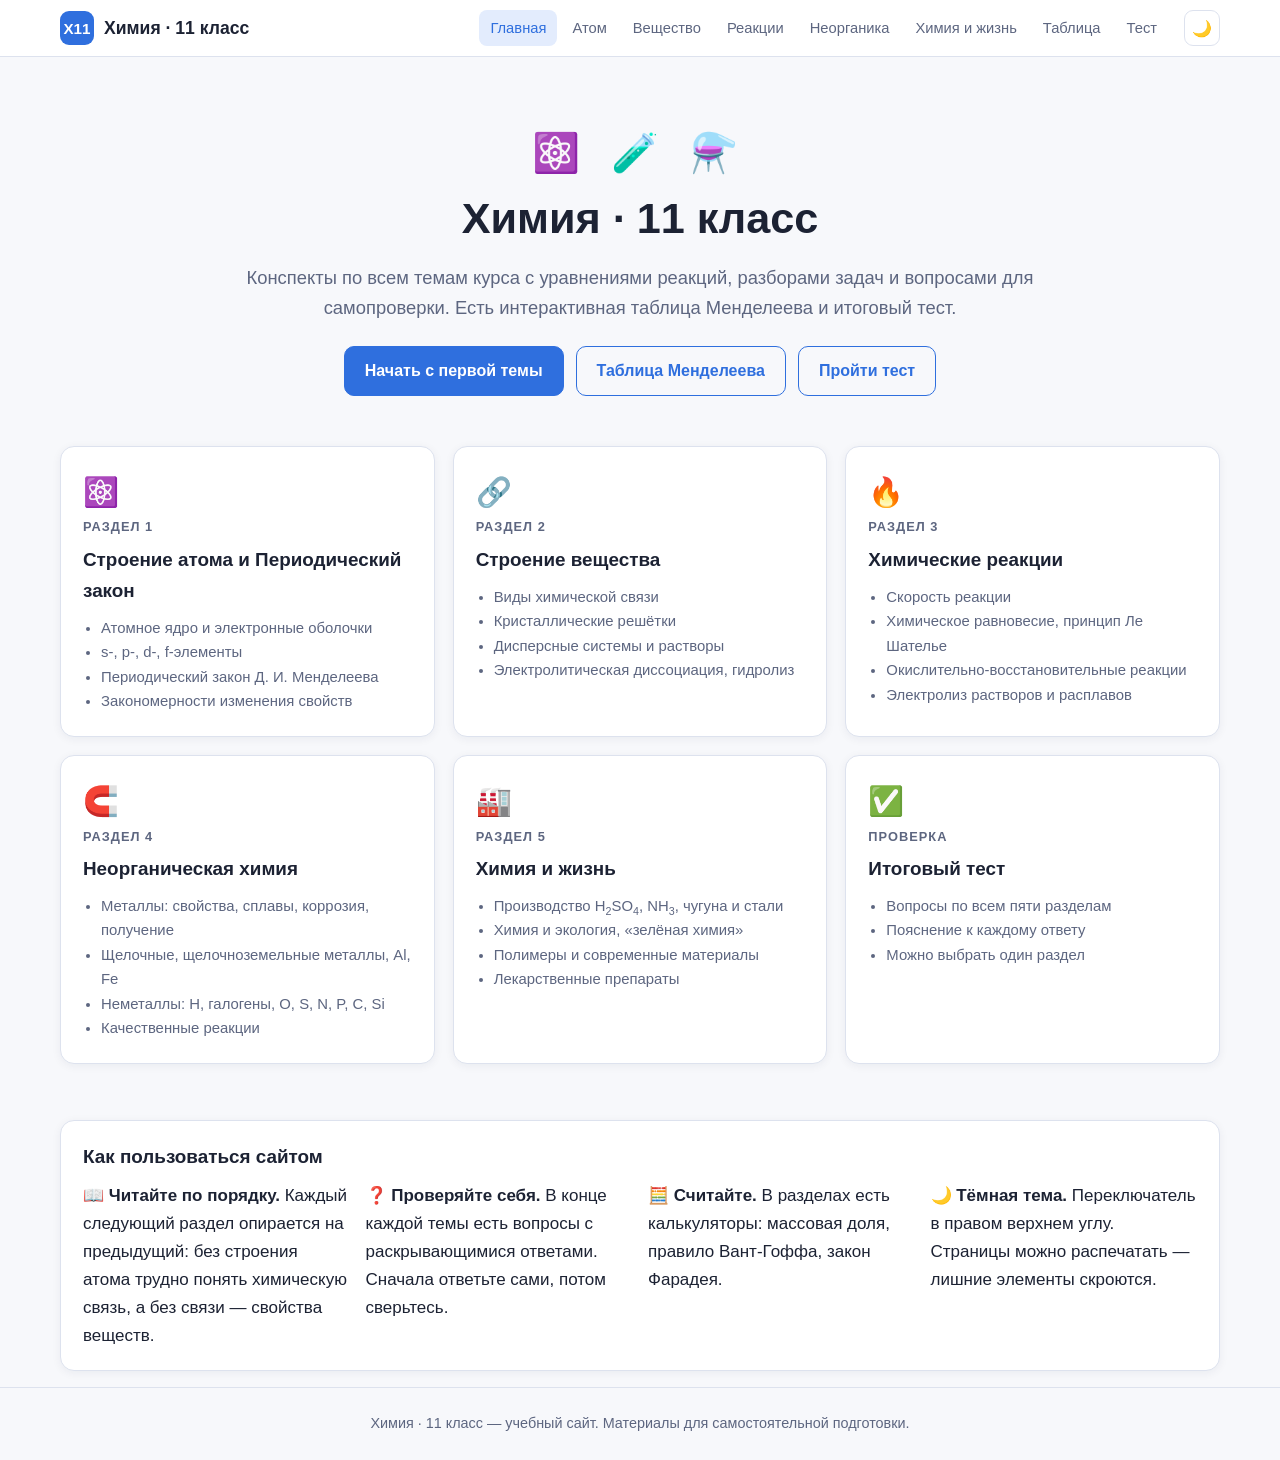
<file: index.html>
<!DOCTYPE html>
<html lang="ru">
<head>
  <meta charset="UTF-8">
  <meta name="viewport" content="width=device-width, initial-scale=1.0">
  <title>Химия · 11 класс — конспекты, таблица Менделеева, тесты</title>
  <meta name="description" content="Учебный сайт по химии для 11 класса: строение атома, химическая связь, реакции, металлы и неметаллы, химическое производство и экология.">
  <link rel="stylesheet" href="assets/style.css">
  <link rel="icon" href="data:image/svg+xml,<svg xmlns='http://www.w3.org/2000/svg' viewBox='0 0 100 100'><text y='.9em' font-size='90'>⚗️</text></svg>">
  <script src="assets/main.js"></script>
</head>
<body data-page="home">
<header id="site-header"></header>

<section class="hero">
  <div class="hero-atoms">⚛️ 🧪 ⚗️</div>
  <h1>Химия · 11 класс</h1>
  <p>Конспекты по всем темам курса с уравнениями реакций, разборами задач и вопросами для самопроверки. Есть интерактивная таблица Менделеева и итоговый тест.</p>
  <div class="btn-row">
    <a class="btn" href="atom.html">Начать с первой темы</a>
    <a class="btn ghost" href="table.html">Таблица Менделеева</a>
    <a class="btn ghost" href="quiz.html">Пройти тест</a>
  </div>
</section>

<main class="container">
  <div class="sections">
    <a class="section-card" href="atom.html">
      <div class="ico">⚛️</div>
      <div class="num">РАЗДЕЛ 1</div>
      <h3>Строение атома и Периодический закон</h3>
      <ul>
        <li>Атомное ядро и электронные оболочки</li>
        <li>s-, p-, d-, f-элементы</li>
        <li>Периодический закон Д. И. Менделеева</li>
        <li>Закономерности изменения свойств</li>
      </ul>
    </a>
    <a class="section-card" href="structure.html">
      <div class="ico">🔗</div>
      <div class="num">РАЗДЕЛ 2</div>
      <h3>Строение вещества</h3>
      <ul>
        <li>Виды химической связи</li>
        <li>Кристаллические решётки</li>
        <li>Дисперсные системы и растворы</li>
        <li>Электролитическая диссоциация, гидролиз</li>
      </ul>
    </a>
    <a class="section-card" href="reactions.html">
      <div class="ico">🔥</div>
      <div class="num">РАЗДЕЛ 3</div>
      <h3>Химические реакции</h3>
      <ul>
        <li>Скорость реакции</li>
        <li>Химическое равновесие, принцип Ле Шателье</li>
        <li>Окислительно-восстановительные реакции</li>
        <li>Электролиз растворов и расплавов</li>
      </ul>
    </a>
    <a class="section-card" href="inorganic.html">
      <div class="ico">🧲</div>
      <div class="num">РАЗДЕЛ 4</div>
      <h3>Неорганическая химия</h3>
      <ul>
        <li>Металлы: свойства, сплавы, коррозия, получение</li>
        <li>Щелочные, щелочноземельные металлы, Al, Fe</li>
        <li>Неметаллы: H, галогены, O, S, N, P, C, Si</li>
        <li>Качественные реакции</li>
      </ul>
    </a>
    <a class="section-card" href="applied.html">
      <div class="ico">🏭</div>
      <div class="num">РАЗДЕЛ 5</div>
      <h3>Химия и жизнь</h3>
      <ul>
        <li>Производство H<sub>2</sub>SO<sub>4</sub>, NH<sub>3</sub>, чугуна и стали</li>
        <li>Химия и экология, «зелёная химия»</li>
        <li>Полимеры и современные материалы</li>
        <li>Лекарственные препараты</li>
      </ul>
    </a>
    <a class="section-card" href="quiz.html">
      <div class="ico">✅</div>
      <div class="num">ПРОВЕРКА</div>
      <h3>Итоговый тест</h3>
      <ul>
        <li>Вопросы по всем пяти разделам</li>
        <li>Пояснение к каждому ответу</li>
        <li>Можно выбрать один раздел</li>
      </ul>
    </a>
  </div>

  <div class="card">
    <h3 style="margin-top:0">Как пользоваться сайтом</h3>
    <div class="grid-2">
      <div><b>📖 Читайте по порядку.</b> Каждый следующий раздел опирается на предыдущий: без строения атома трудно понять химическую связь, а без связи — свойства веществ.</div>
      <div><b>❓ Проверяйте себя.</b> В конце каждой темы есть вопросы с раскрывающимися ответами. Сначала ответьте сами, потом сверьтесь.</div>
      <div><b>🧮 Считайте.</b> В разделах есть калькуляторы: массовая доля, правило Вант-Гоффа, закон Фарадея.</div>
      <div><b>🌙 Тёмная тема.</b> Переключатель в правом верхнем углу. Страницы можно распечатать — лишние элементы скроются.</div>
    </div>
  </div>
</main>

<footer id="site-footer"></footer>
</body>
</html>
</file>
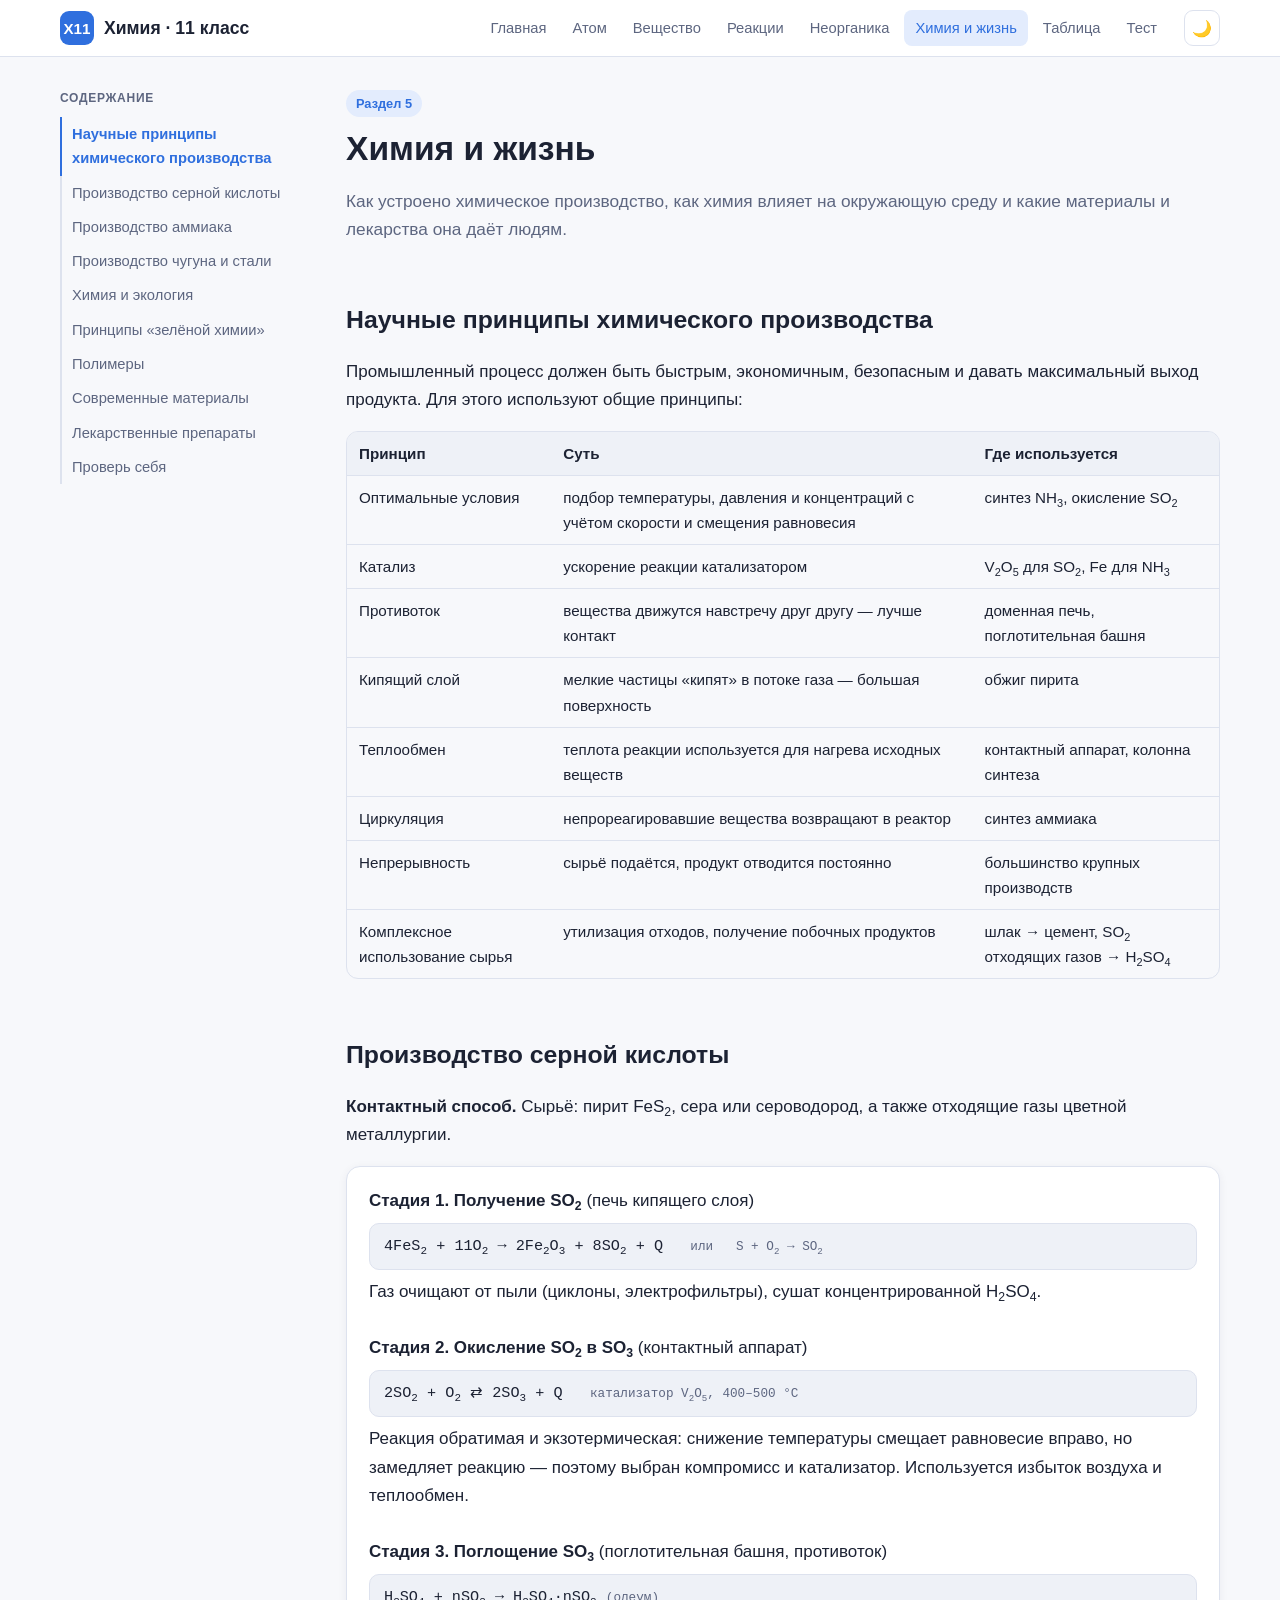
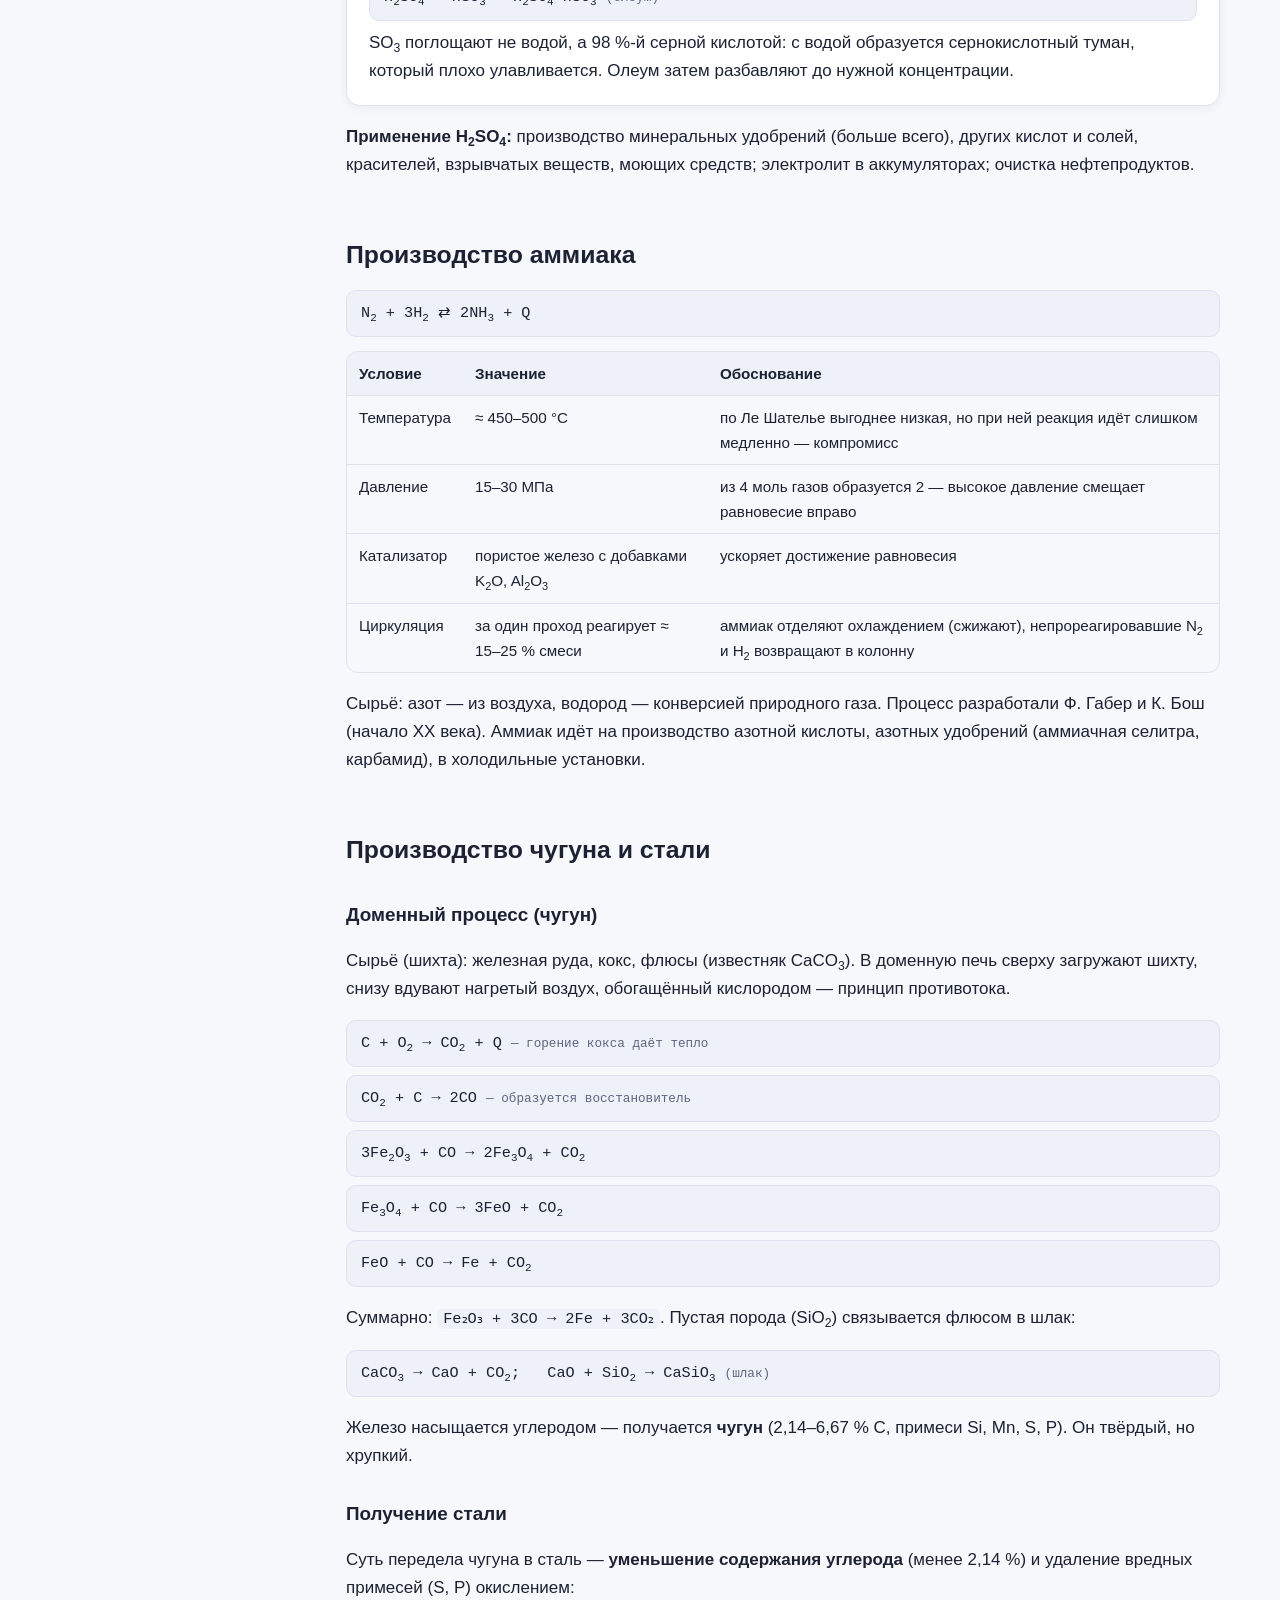
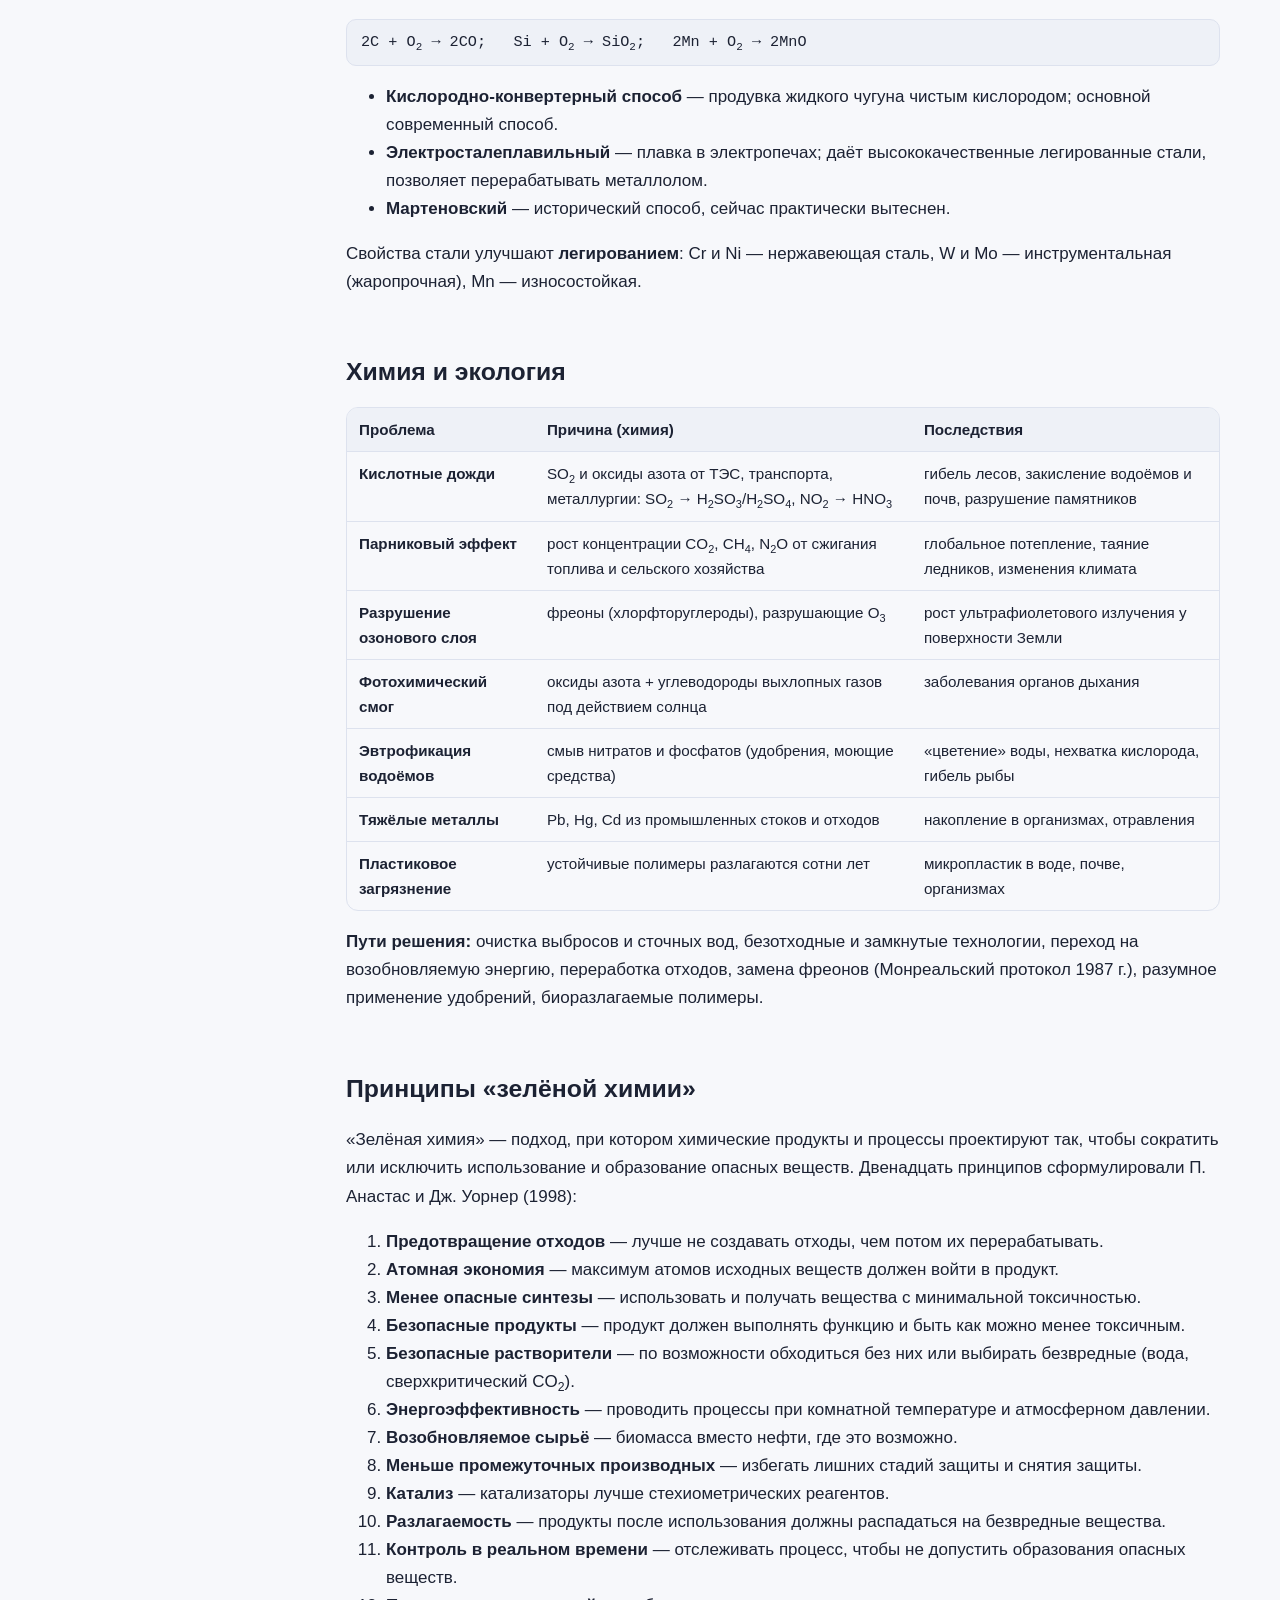
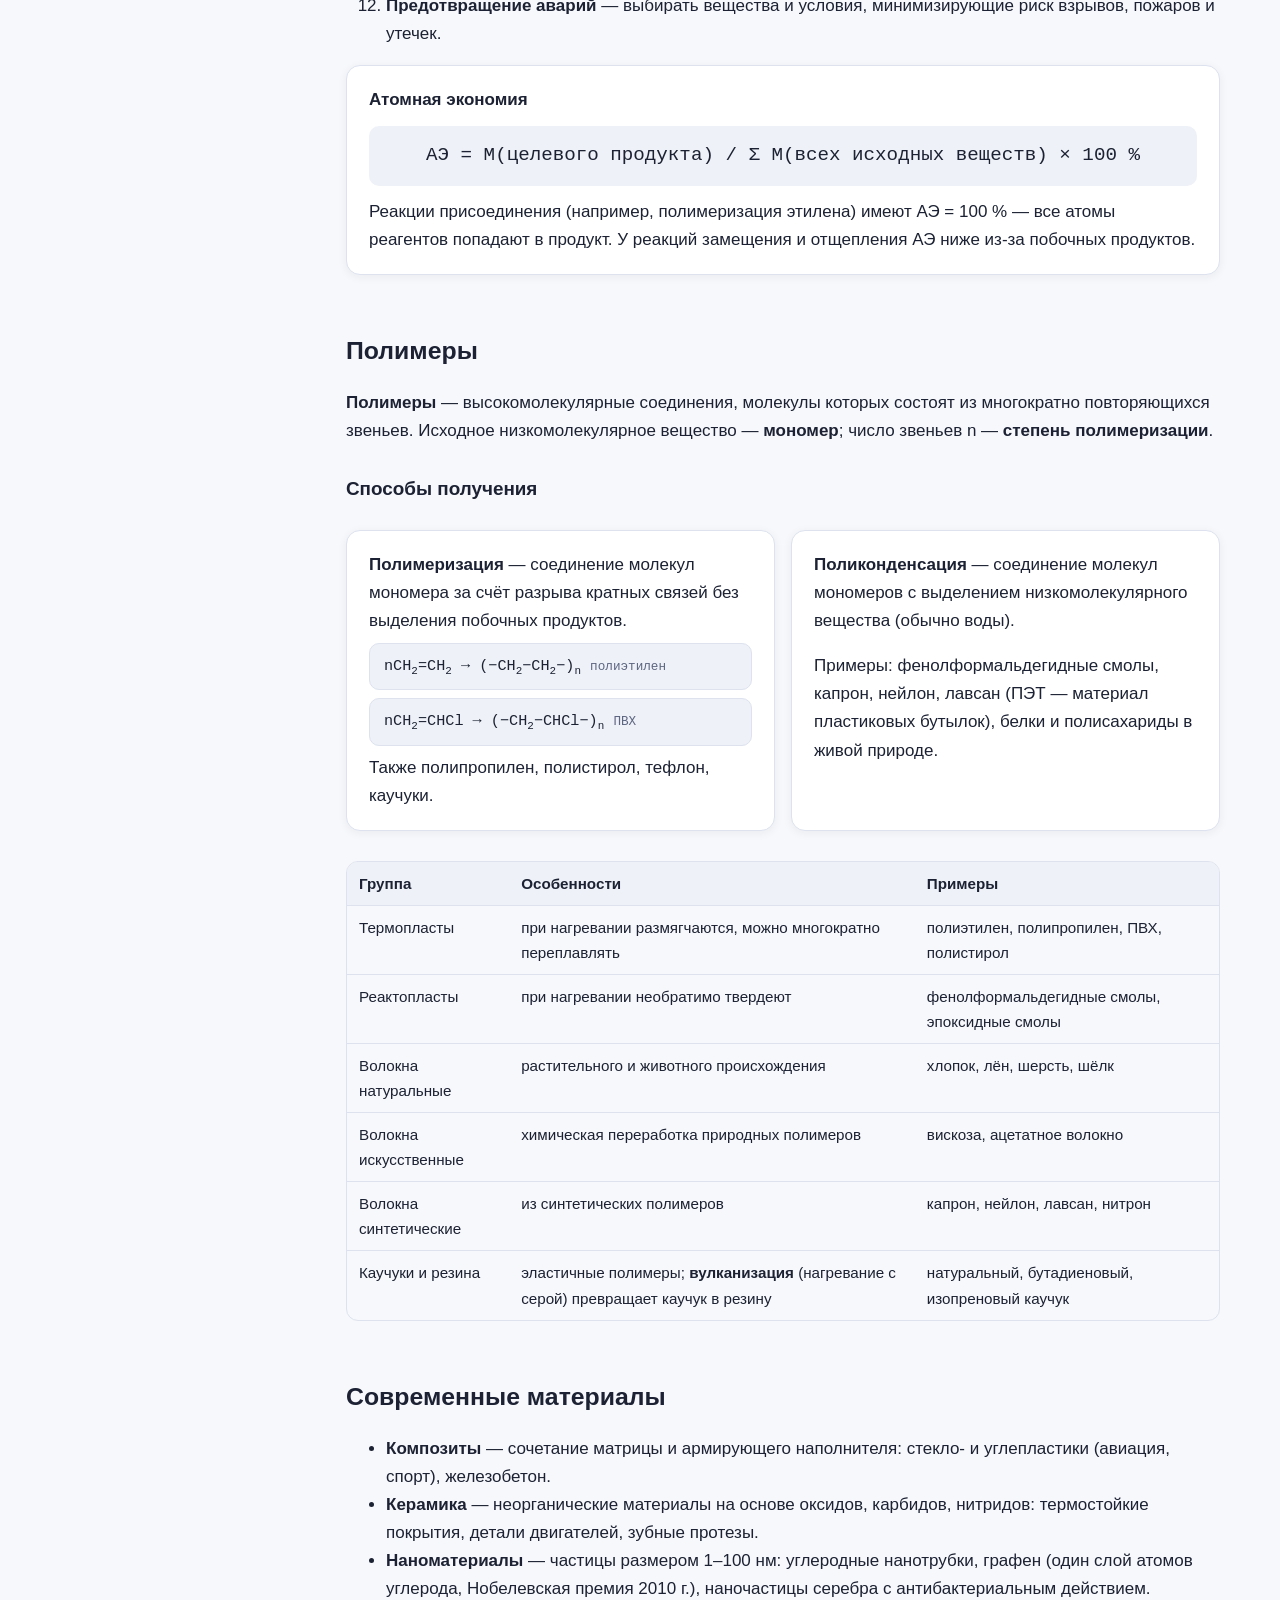
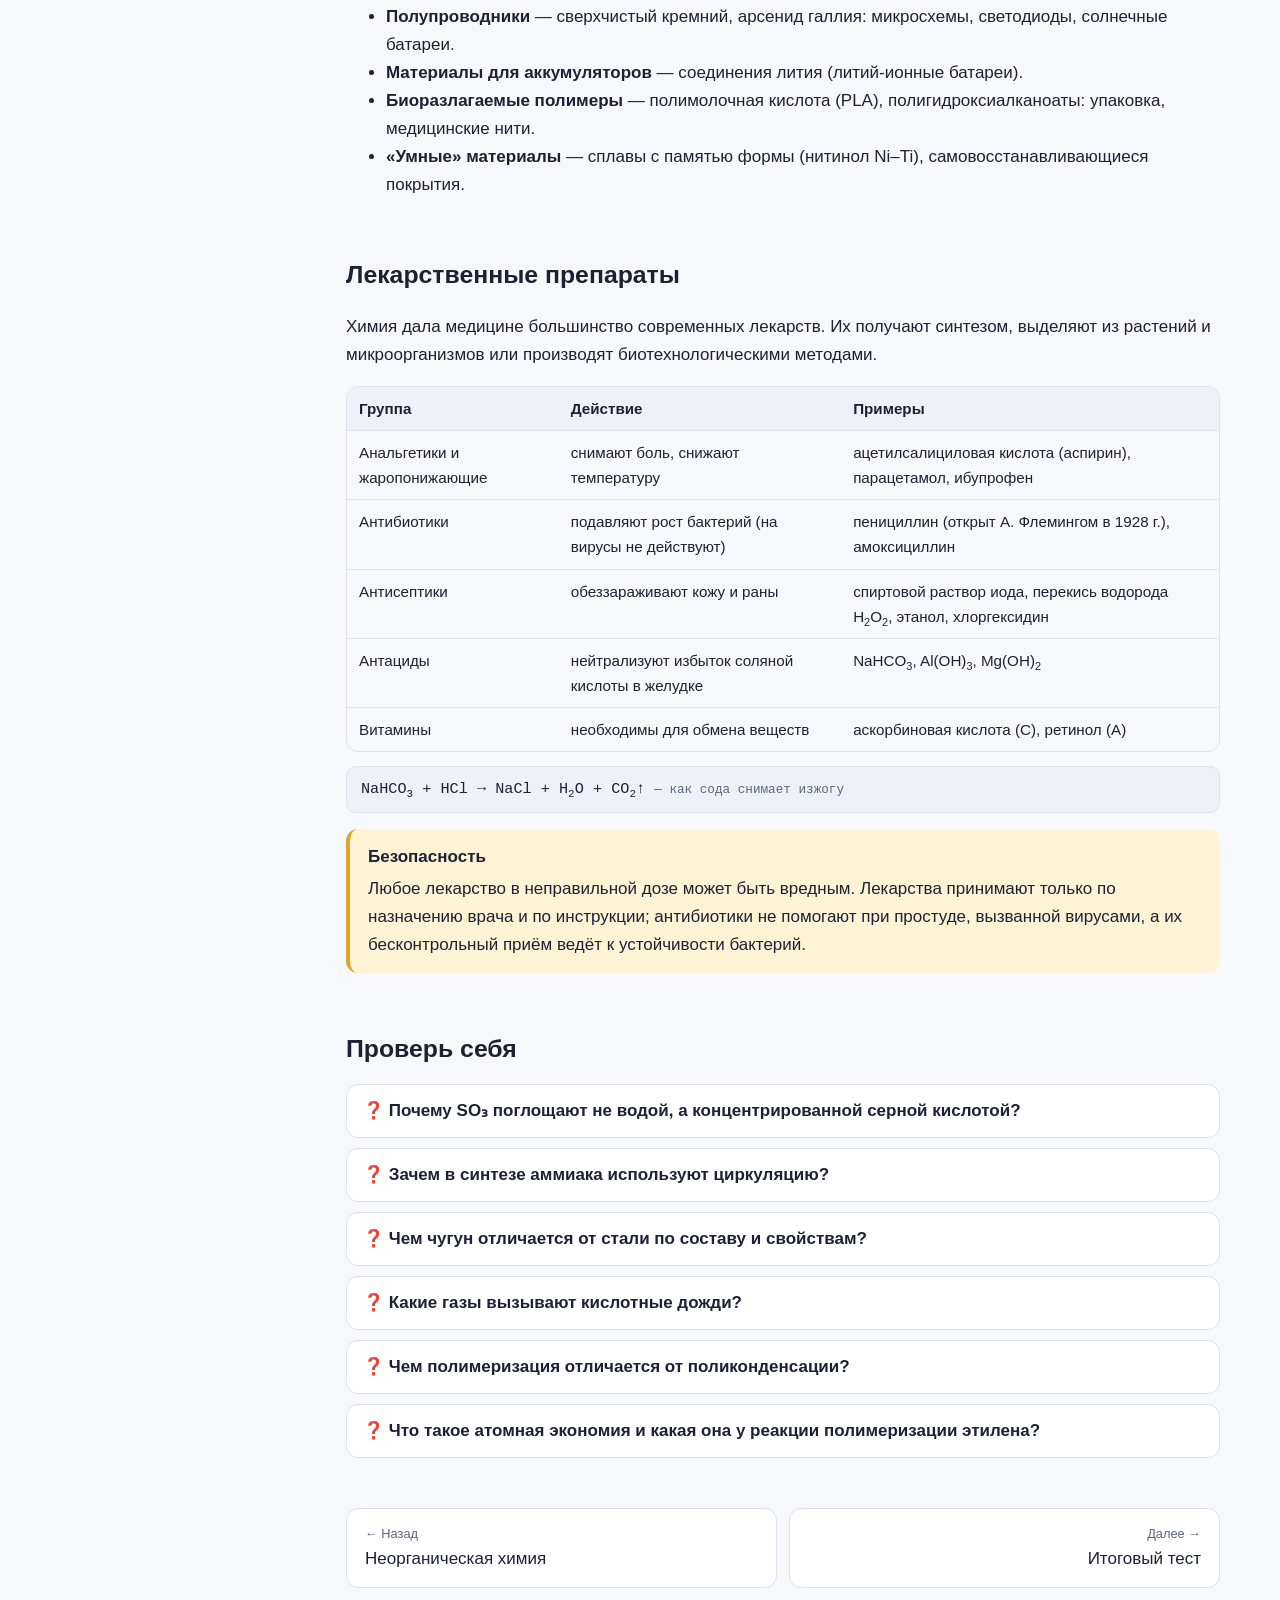
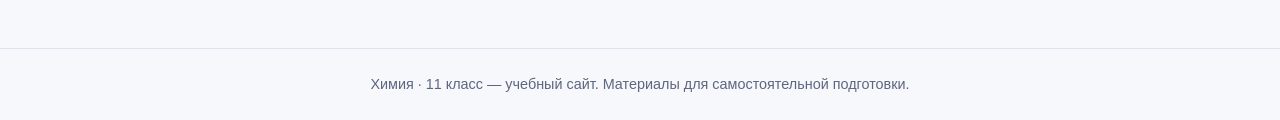
<file: applied.html>
<!DOCTYPE html>
<html lang="ru">
<head>
  <meta charset="UTF-8">
  <meta name="viewport" content="width=device-width, initial-scale=1.0">
  <title>Химия и жизнь · Химия 11</title>
  <link rel="stylesheet" href="assets/style.css">
  <link rel="icon" href="data:image/svg+xml,<svg xmlns='http://www.w3.org/2000/svg' viewBox='0 0 100 100'><text y='.9em' font-size='90'>🏭</text></svg>">
  <script src="assets/main.js"></script>
</head>
<body data-page="applied">
<header id="site-header"></header>

<div class="page">
  <aside class="toc" id="toc"></aside>
  <main class="content">
    <span class="badge">Раздел 5</span>
    <h1>Химия и жизнь</h1>
    <p class="lead">Как устроено химическое производство, как химия влияет на окружающую среду и какие материалы и лекарства она даёт людям.</p>

    <!-- ================= 5.1 ================= -->
    <h2 id="principles">Научные принципы химического производства</h2>
    <p>Промышленный процесс должен быть быстрым, экономичным, безопасным и давать максимальный выход продукта. Для этого используют общие принципы:</p>
    <div class="table-wrap"><table>
      <tr><th>Принцип</th><th>Суть</th><th>Где используется</th></tr>
      <tr><td>Оптимальные условия</td><td>подбор температуры, давления и концентраций с учётом скорости и смещения равновесия</td><td>синтез NH<sub>3</sub>, окисление SO<sub>2</sub></td></tr>
      <tr><td>Катализ</td><td>ускорение реакции катализатором</td><td>V<sub>2</sub>O<sub>5</sub> для SO<sub>2</sub>, Fe для NH<sub>3</sub></td></tr>
      <tr><td>Противоток</td><td>вещества движутся навстречу друг другу — лучше контакт</td><td>доменная печь, поглотительная башня</td></tr>
      <tr><td>Кипящий слой</td><td>мелкие частицы «кипят» в потоке газа — большая поверхность</td><td>обжиг пирита</td></tr>
      <tr><td>Теплообмен</td><td>теплота реакции используется для нагрева исходных веществ</td><td>контактный аппарат, колонна синтеза</td></tr>
      <tr><td>Циркуляция</td><td>непрореагировавшие вещества возвращают в реактор</td><td>синтез аммиака</td></tr>
      <tr><td>Непрерывность</td><td>сырьё подаётся, продукт отводится постоянно</td><td>большинство крупных производств</td></tr>
      <tr><td>Комплексное использование сырья</td><td>утилизация отходов, получение побочных продуктов</td><td>шлак → цемент, SO<sub>2</sub> отходящих газов → H<sub>2</sub>SO<sub>4</sub></td></tr>
    </table></div>

    <h2 id="sulfuric">Производство серной кислоты</h2>
    <p><b>Контактный способ.</b> Сырьё: пирит FeS<sub>2</sub>, сера или сероводород, а также отходящие газы цветной металлургии.</p>
    <div class="card">
      <b>Стадия 1. Получение SO<sub>2</sub></b> (печь кипящего слоя)
      <div class="eq">4FeS<sub>2</sub> + 11O<sub>2</sub> → 2Fe<sub>2</sub>O<sub>3</sub> + 8SO<sub>2</sub> + Q &nbsp; <small>или &nbsp; S + O<sub>2</sub> → SO<sub>2</sub></small></div>
      Газ очищают от пыли (циклоны, электрофильтры), сушат концентрированной H<sub>2</sub>SO<sub>4</sub>.
      <br><br><b>Стадия 2. Окисление SO<sub>2</sub> в SO<sub>3</sub></b> (контактный аппарат)
      <div class="eq">2SO<sub>2</sub> + O<sub>2</sub> ⇄ 2SO<sub>3</sub> + Q &nbsp; <small>катализатор V<sub>2</sub>O<sub>5</sub>, 400–500 °C</small></div>
      Реакция обратимая и экзотермическая: снижение температуры смещает равновесие вправо, но замедляет реакцию — поэтому выбран компромисс и катализатор. Используется избыток воздуха и теплообмен.
      <br><br><b>Стадия 3. Поглощение SO<sub>3</sub></b> (поглотительная башня, противоток)
      <div class="eq">H<sub>2</sub>SO<sub>4</sub> + nSO<sub>3</sub> → H<sub>2</sub>SO<sub>4</sub>·nSO<sub>3</sub> <small>(олеум)</small></div>
      SO<sub>3</sub> поглощают не водой, а 98 %-й серной кислотой: с водой образуется сернокислотный туман, который плохо улавливается. Олеум затем разбавляют до нужной концентрации.
    </div>
    <p><b>Применение H<sub>2</sub>SO<sub>4</sub>:</b> производство минеральных удобрений (больше всего), других кислот и солей, красителей, взрывчатых веществ, моющих средств; электролит в аккумуляторах; очистка нефтепродуктов.</p>

    <h2 id="ammonia">Производство аммиака</h2>
    <div class="eq">N<sub>2</sub> + 3H<sub>2</sub> ⇄ 2NH<sub>3</sub> + Q</div>
    <div class="table-wrap"><table>
      <tr><th>Условие</th><th>Значение</th><th>Обоснование</th></tr>
      <tr><td>Температура</td><td>≈ 450–500 °C</td><td>по Ле Шателье выгоднее низкая, но при ней реакция идёт слишком медленно — компромисс</td></tr>
      <tr><td>Давление</td><td>15–30 МПа</td><td>из 4 моль газов образуется 2 — высокое давление смещает равновесие вправо</td></tr>
      <tr><td>Катализатор</td><td>пористое железо с добавками K<sub>2</sub>O, Al<sub>2</sub>O<sub>3</sub></td><td>ускоряет достижение равновесия</td></tr>
      <tr><td>Циркуляция</td><td>за один проход реагирует ≈ 15–25 % смеси</td><td>аммиак отделяют охлаждением (сжижают), непрореагировавшие N<sub>2</sub> и H<sub>2</sub> возвращают в колонну</td></tr>
    </table></div>
    <p>Сырьё: азот — из воздуха, водород — конверсией природного газа. Процесс разработали Ф. Габер и К. Бош (начало XX века). Аммиак идёт на производство азотной кислоты, азотных удобрений (аммиачная селитра, карбамид), в холодильные установки.</p>

    <h2 id="iron">Производство чугуна и стали</h2>
    <h3>Доменный процесс (чугун)</h3>
    <p>Сырьё (шихта): железная руда, кокс, флюсы (известняк CaCO<sub>3</sub>). В доменную печь сверху загружают шихту, снизу вдувают нагретый воздух, обогащённый кислородом — принцип противотока.</p>
    <div class="eq">C + O<sub>2</sub> → CO<sub>2</sub> + Q <small>— горение кокса даёт тепло</small></div>
    <div class="eq">CO<sub>2</sub> + C → 2CO <small>— образуется восстановитель</small></div>
    <div class="eq">3Fe<sub>2</sub>O<sub>3</sub> + CO → 2Fe<sub>3</sub>O<sub>4</sub> + CO<sub>2</sub></div>
    <div class="eq">Fe<sub>3</sub>O<sub>4</sub> + CO → 3FeO + CO<sub>2</sub></div>
    <div class="eq">FeO + CO → Fe + CO<sub>2</sub></div>
    <p>Суммарно: <code>Fe₂O₃ + 3CO → 2Fe + 3CO₂</code>. Пустая порода (SiO<sub>2</sub>) связывается флюсом в шлак:</p>
    <div class="eq">CaCO<sub>3</sub> → CaO + CO<sub>2</sub>; &nbsp; CaO + SiO<sub>2</sub> → CaSiO<sub>3</sub> <small>(шлак)</small></div>
    <p>Железо насыщается углеродом — получается <b>чугун</b> (2,14–6,67 % C, примеси Si, Mn, S, P). Он твёрдый, но хрупкий.</p>

    <h3>Получение стали</h3>
    <p>Суть передела чугуна в сталь — <b>уменьшение содержания углерода</b> (менее 2,14 %) и удаление вредных примесей (S, P) окислением:</p>
    <div class="eq">2C + O<sub>2</sub> → 2CO; &nbsp; Si + O<sub>2</sub> → SiO<sub>2</sub>; &nbsp; 2Mn + O<sub>2</sub> → 2MnO</div>
    <ul>
      <li><b>Кислородно-конвертерный способ</b> — продувка жидкого чугуна чистым кислородом; основной современный способ.</li>
      <li><b>Электросталеплавильный</b> — плавка в электропечах; даёт высококачественные легированные стали, позволяет перерабатывать металлолом.</li>
      <li><b>Мартеновский</b> — исторический способ, сейчас практически вытеснен.</li>
    </ul>
    <p>Свойства стали улучшают <b>легированием</b>: Cr и Ni — нержавеющая сталь, W и Mo — инструментальная (жаропрочная), Mn — износостойкая.</p>

    <!-- ================= 5.2 ================= -->
    <h2 id="ecology">Химия и экология</h2>
    <div class="table-wrap"><table>
      <tr><th>Проблема</th><th>Причина (химия)</th><th>Последствия</th></tr>
      <tr><td><b>Кислотные дожди</b></td><td>SO<sub>2</sub> и оксиды азота от ТЭС, транспорта, металлургии: SO<sub>2</sub> → H<sub>2</sub>SO<sub>3</sub>/H<sub>2</sub>SO<sub>4</sub>, NO<sub>2</sub> → HNO<sub>3</sub></td><td>гибель лесов, закисление водоёмов и почв, разрушение памятников</td></tr>
      <tr><td><b>Парниковый эффект</b></td><td>рост концентрации CO<sub>2</sub>, CH<sub>4</sub>, N<sub>2</sub>O от сжигания топлива и сельского хозяйства</td><td>глобальное потепление, таяние ледников, изменения климата</td></tr>
      <tr><td><b>Разрушение озонового слоя</b></td><td>фреоны (хлорфторуглероды), разрушающие O<sub>3</sub></td><td>рост ультрафиолетового излучения у поверхности Земли</td></tr>
      <tr><td><b>Фотохимический смог</b></td><td>оксиды азота + углеводороды выхлопных газов под действием солнца</td><td>заболевания органов дыхания</td></tr>
      <tr><td><b>Эвтрофикация водоёмов</b></td><td>смыв нитратов и фосфатов (удобрения, моющие средства)</td><td>«цветение» воды, нехватка кислорода, гибель рыбы</td></tr>
      <tr><td><b>Тяжёлые металлы</b></td><td>Pb, Hg, Cd из промышленных стоков и отходов</td><td>накопление в организмах, отравления</td></tr>
      <tr><td><b>Пластиковое загрязнение</b></td><td>устойчивые полимеры разлагаются сотни лет</td><td>микропластик в воде, почве, организмах</td></tr>
    </table></div>
    <p><b>Пути решения:</b> очистка выбросов и сточных вод, безотходные и замкнутые технологии, переход на возобновляемую энергию, переработка отходов, замена фреонов (Монреальский протокол 1987 г.), разумное применение удобрений, биоразлагаемые полимеры.</p>

    <h2 id="green">Принципы «зелёной химии»</h2>
    <p>«Зелёная химия» — подход, при котором химические продукты и процессы проектируют так, чтобы сократить или исключить использование и образование опасных веществ. Двенадцать принципов сформулировали П. Анастас и Дж. Уорнер (1998):</p>
    <ol>
      <li><b>Предотвращение отходов</b> — лучше не создавать отходы, чем потом их перерабатывать.</li>
      <li><b>Атомная экономия</b> — максимум атомов исходных веществ должен войти в продукт.</li>
      <li><b>Менее опасные синтезы</b> — использовать и получать вещества с минимальной токсичностью.</li>
      <li><b>Безопасные продукты</b> — продукт должен выполнять функцию и быть как можно менее токсичным.</li>
      <li><b>Безопасные растворители</b> — по возможности обходиться без них или выбирать безвредные (вода, сверхкритический CO<sub>2</sub>).</li>
      <li><b>Энергоэффективность</b> — проводить процессы при комнатной температуре и атмосферном давлении.</li>
      <li><b>Возобновляемое сырьё</b> — биомасса вместо нефти, где это возможно.</li>
      <li><b>Меньше промежуточных производных</b> — избегать лишних стадий защиты и снятия защиты.</li>
      <li><b>Катализ</b> — катализаторы лучше стехиометрических реагентов.</li>
      <li><b>Разлагаемость</b> — продукты после использования должны распадаться на безвредные вещества.</li>
      <li><b>Контроль в реальном времени</b> — отслеживать процесс, чтобы не допустить образования опасных веществ.</li>
      <li><b>Предотвращение аварий</b> — выбирать вещества и условия, минимизирующие риск взрывов, пожаров и утечек.</li>
    </ol>
    <div class="card">
      <b>Атомная экономия</b>
      <div class="formula">АЭ = M(целевого продукта) / Σ M(всех исходных веществ) × 100 %</div>
      Реакции присоединения (например, полимеризация этилена) имеют АЭ = 100 % — все атомы реагентов попадают в продукт. У реакций замещения и отщепления АЭ ниже из-за побочных продуктов.
    </div>

    <!-- ================= 5.3 ================= -->
    <h2 id="polymers">Полимеры</h2>
    <p><b>Полимеры</b> — высокомолекулярные соединения, молекулы которых состоят из многократно повторяющихся звеньев. Исходное низкомолекулярное вещество — <b>мономер</b>; число звеньев n — <b>степень полимеризации</b>.</p>
    <h3>Способы получения</h3>
    <div class="grid-2">
      <div class="card"><b>Полимеризация</b> — соединение молекул мономера за счёт разрыва кратных связей без выделения побочных продуктов.
        <div class="eq">nCH<sub>2</sub>=CH<sub>2</sub> → (−CH<sub>2</sub>−CH<sub>2</sub>−)<sub>n</sub> <small>полиэтилен</small></div>
        <div class="eq">nCH<sub>2</sub>=CHCl → (−CH<sub>2</sub>−CHCl−)<sub>n</sub> <small>ПВХ</small></div>
        Также полипропилен, полистирол, тефлон, каучуки.</div>
      <div class="card"><b>Поликонденсация</b> — соединение молекул мономеров с выделением низкомолекулярного вещества (обычно воды).
        <p>Примеры: фенолформальдегидные смолы, капрон, нейлон, лавсан (ПЭТ — материал пластиковых бутылок), белки и полисахариды в живой природе.</p></div>
    </div>
    <div class="table-wrap"><table>
      <tr><th>Группа</th><th>Особенности</th><th>Примеры</th></tr>
      <tr><td>Термопласты</td><td>при нагревании размягчаются, можно многократно переплавлять</td><td>полиэтилен, полипропилен, ПВХ, полистирол</td></tr>
      <tr><td>Реактопласты</td><td>при нагревании необратимо твердеют</td><td>фенолформальдегидные смолы, эпоксидные смолы</td></tr>
      <tr><td>Волокна натуральные</td><td>растительного и животного происхождения</td><td>хлопок, лён, шерсть, шёлк</td></tr>
      <tr><td>Волокна искусственные</td><td>химическая переработка природных полимеров</td><td>вискоза, ацетатное волокно</td></tr>
      <tr><td>Волокна синтетические</td><td>из синтетических полимеров</td><td>капрон, нейлон, лавсан, нитрон</td></tr>
      <tr><td>Каучуки и резина</td><td>эластичные полимеры; <b>вулканизация</b> (нагревание с серой) превращает каучук в резину</td><td>натуральный, бутадиеновый, изопреновый каучук</td></tr>
    </table></div>

    <h2 id="materials">Современные материалы</h2>
    <ul>
      <li><b>Композиты</b> — сочетание матрицы и армирующего наполнителя: стекло- и углепластики (авиация, спорт), железобетон.</li>
      <li><b>Керамика</b> — неорганические материалы на основе оксидов, карбидов, нитридов: термостойкие покрытия, детали двигателей, зубные протезы.</li>
      <li><b>Наноматериалы</b> — частицы размером 1–100 нм: углеродные нанотрубки, графен (один слой атомов углерода, Нобелевская премия 2010 г.), наночастицы серебра с антибактериальным действием.</li>
      <li><b>Полупроводники</b> — сверхчистый кремний, арсенид галлия: микросхемы, светодиоды, солнечные батареи.</li>
      <li><b>Материалы для аккумуляторов</b> — соединения лития (литий-ионные батареи).</li>
      <li><b>Биоразлагаемые полимеры</b> — полимолочная кислота (PLA), полигидроксиалканоаты: упаковка, медицинские нити.</li>
      <li><b>«Умные» материалы</b> — сплавы с памятью формы (нитинол Ni–Ti), самовосстанавливающиеся покрытия.</li>
    </ul>

    <h2 id="medicine">Лекарственные препараты</h2>
    <p>Химия дала медицине большинство современных лекарств. Их получают синтезом, выделяют из растений и микроорганизмов или производят биотехнологическими методами.</p>
    <div class="table-wrap"><table>
      <tr><th>Группа</th><th>Действие</th><th>Примеры</th></tr>
      <tr><td>Анальгетики и жаропонижающие</td><td>снимают боль, снижают температуру</td><td>ацетилсалициловая кислота (аспирин), парацетамол, ибупрофен</td></tr>
      <tr><td>Антибиотики</td><td>подавляют рост бактерий (на вирусы не действуют)</td><td>пенициллин (открыт А. Флемингом в 1928 г.), амоксициллин</td></tr>
      <tr><td>Антисептики</td><td>обеззараживают кожу и раны</td><td>спиртовой раствор иода, перекись водорода H<sub>2</sub>O<sub>2</sub>, этанол, хлоргексидин</td></tr>
      <tr><td>Антациды</td><td>нейтрализуют избыток соляной кислоты в желудке</td><td>NaHCO<sub>3</sub>, Al(OH)<sub>3</sub>, Mg(OH)<sub>2</sub></td></tr>
      <tr><td>Витамины</td><td>необходимы для обмена веществ</td><td>аскорбиновая кислота (C), ретинол (A)</td></tr>
    </table></div>
    <div class="eq">NaHCO<sub>3</sub> + HCl → NaCl + H<sub>2</sub>O + CO<sub>2</sub>↑ <small>— как сода снимает изжогу</small></div>
    <div class="warn"><b>Безопасность</b> Любое лекарство в неправильной дозе может быть вредным. Лекарства принимают только по назначению врача и по инструкции; антибиотики не помогают при простуде, вызванной вирусами, а их бесконтрольный приём ведёт к устойчивости бактерий.</div>

    <h2 id="check">Проверь себя</h2>
    <details class="check"><summary>Почему SO₃ поглощают не водой, а концентрированной серной кислотой?</summary>
      <div>При поглощении водой выделяется много теплоты и образуется устойчивый сернокислотный туман, который плохо улавливается. Концентрированная H<sub>2</sub>SO<sub>4</sub> поглощает SO<sub>3</sub> полностью, образуя олеум.</div></details>
    <details class="check"><summary>Зачем в синтезе аммиака используют циркуляцию?</summary>
      <div>За один проход через колонну в аммиак превращается лишь небольшая часть азото-водородной смеси. Аммиак отделяют, а непрореагировавшие газы возвращают — так сырьё используется почти полностью.</div></details>
    <details class="check"><summary>Чем чугун отличается от стали по составу и свойствам?</summary>
      <div>Чугун содержит 2,14–6,67 % углерода — твёрдый, но хрупкий, хорошо льётся. Сталь — менее 2,14 % C, прочная, пластичная, поддаётся ковке и прокатке.</div></details>
    <details class="check"><summary>Какие газы вызывают кислотные дожди?</summary>
      <div>Оксид серы(IV) SO<sub>2</sub> и оксиды азота (NO, NO<sub>2</sub>). В атмосфере они превращаются в серную и азотную кислоты.</div></details>
    <details class="check"><summary>Чем полимеризация отличается от поликонденсации?</summary>
      <div>При полимеризации побочных продуктов нет, а состав звена совпадает с составом мономера. При поликонденсации выделяется низкомолекулярное вещество (чаще всего вода), и состав звена отличается от мономеров.</div></details>
    <details class="check"><summary>Что такое атомная экономия и какая она у реакции полимеризации этилена?</summary>
      <div>Доля массы исходных веществ, вошедшая в целевой продукт. У полимеризации этилена она равна 100 %: все атомы мономера входят в полимер.</div></details>

    <div class="next-prev">
      <a href="inorganic.html"><span>← Назад</span>Неорганическая химия</a>
      <a class="next" href="quiz.html"><span>Далее →</span>Итоговый тест</a>
    </div>
  </main>
</div>

<footer id="site-footer"></footer>
</body>
</html>
</file>
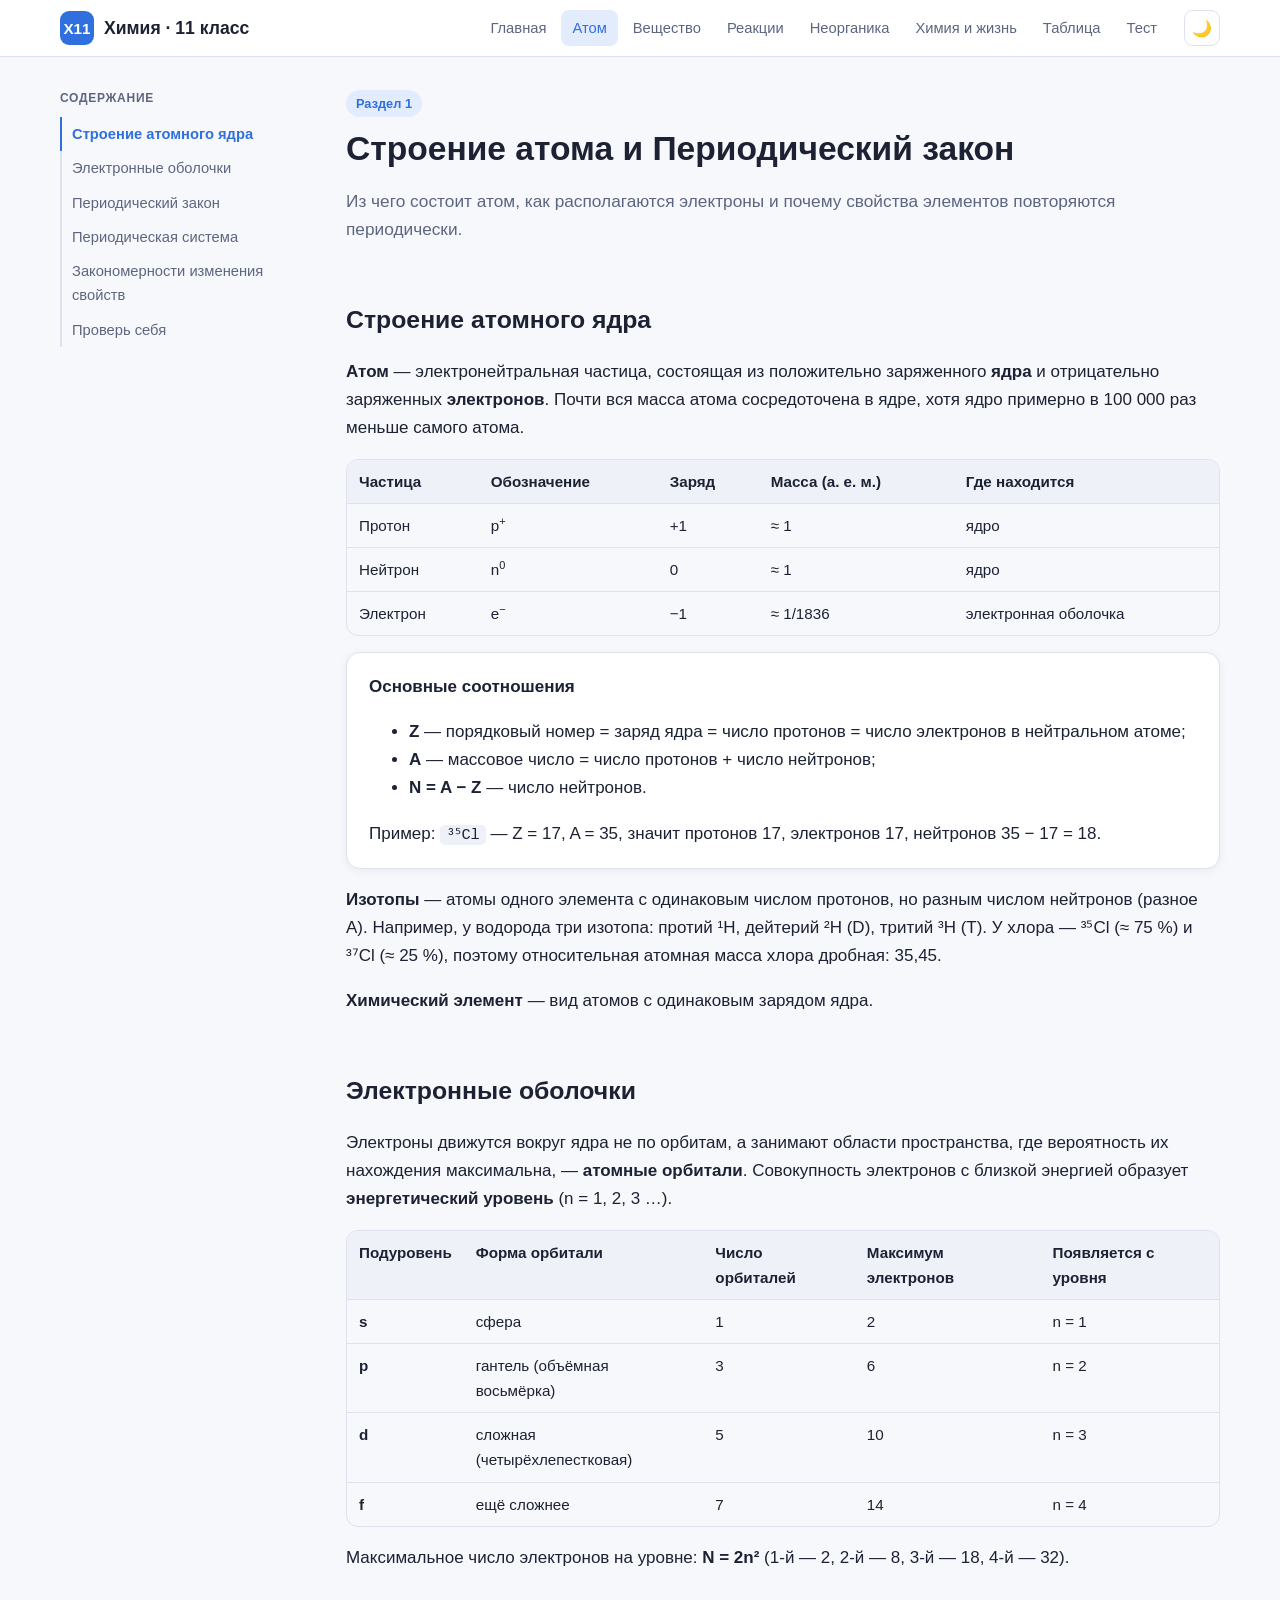
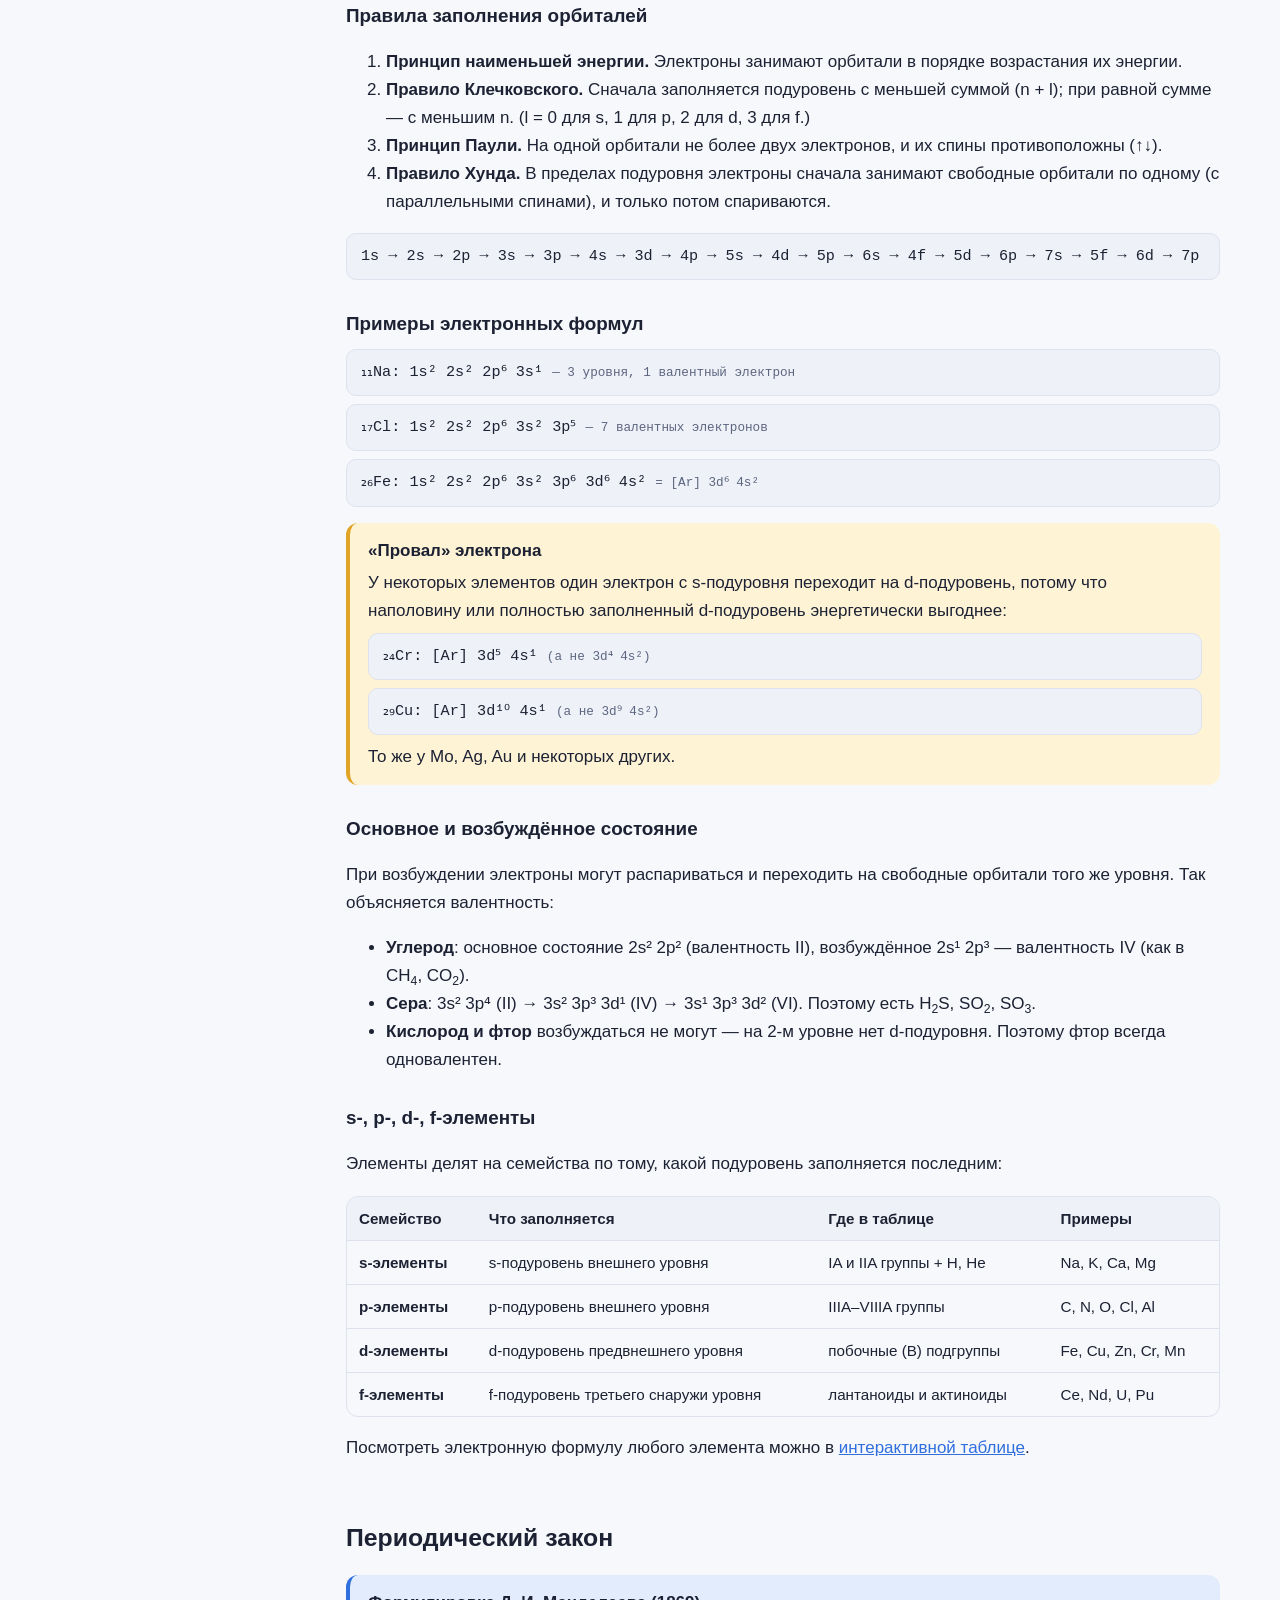
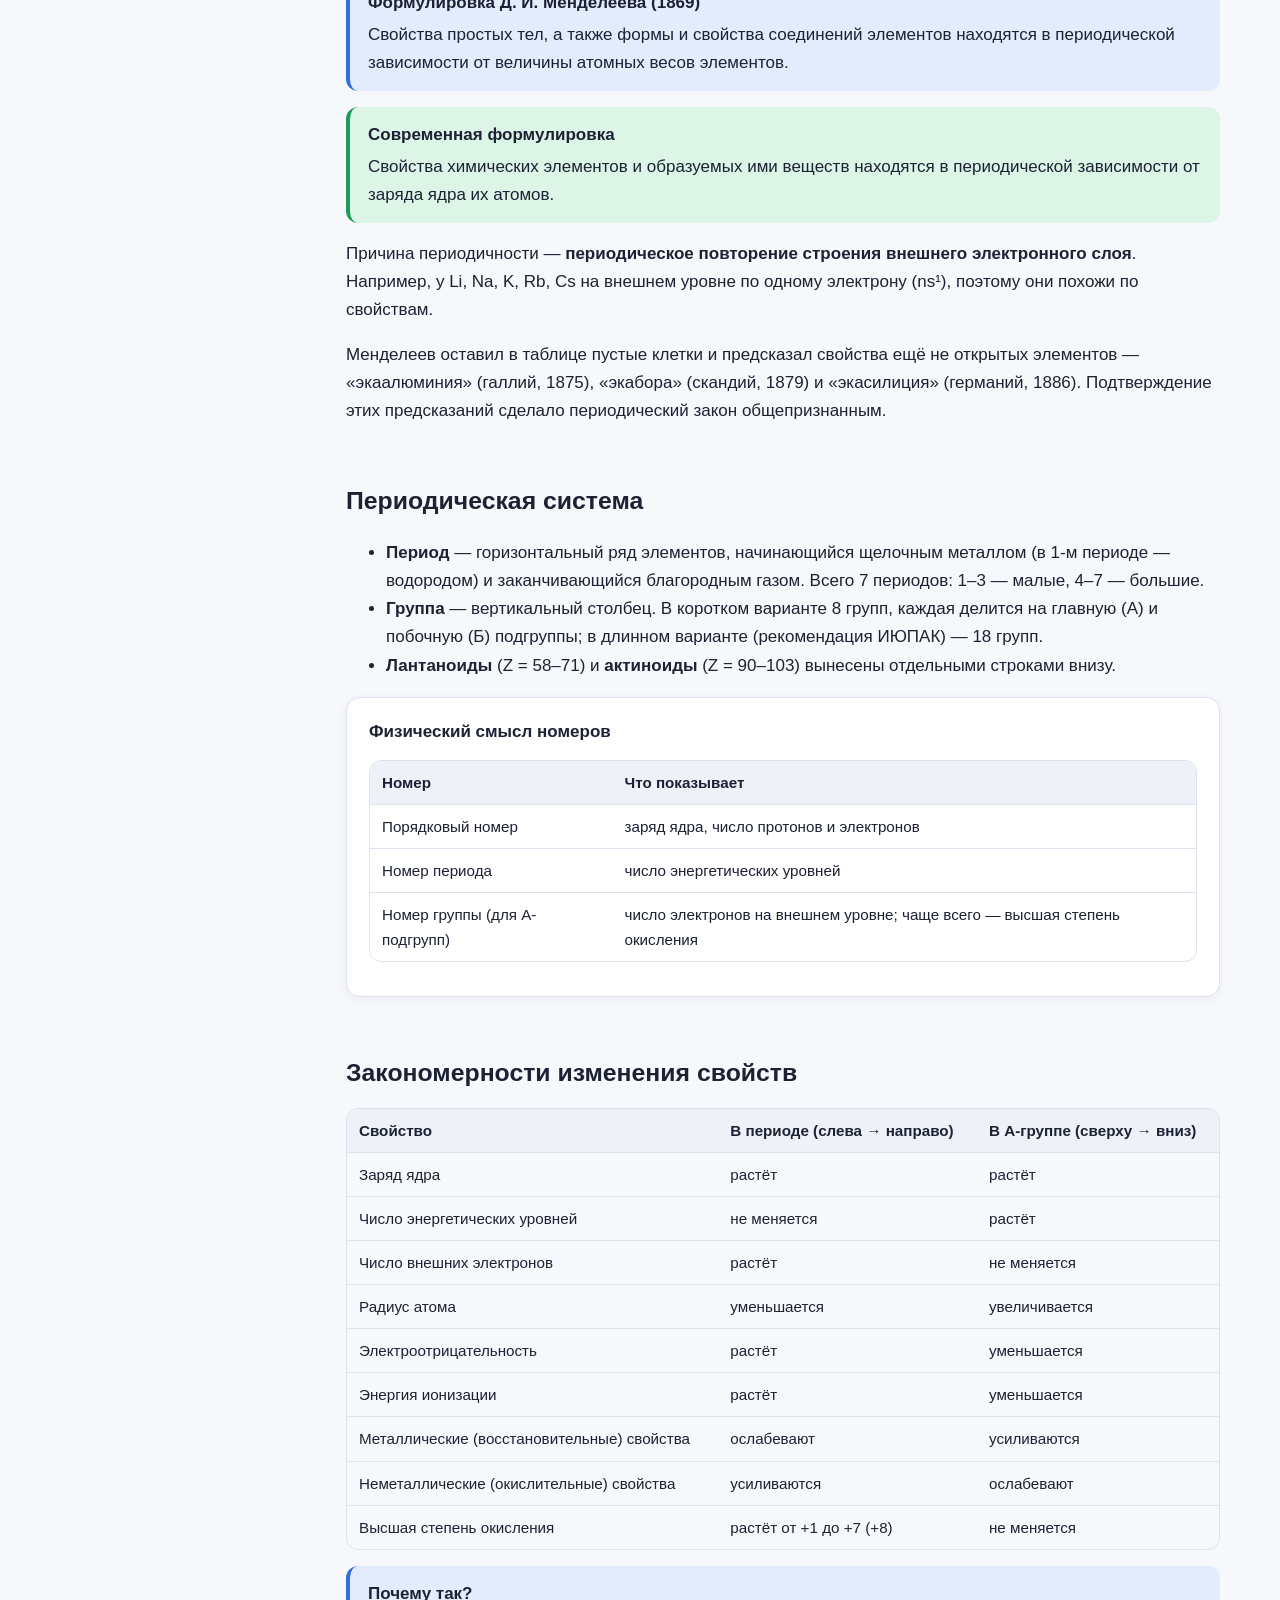
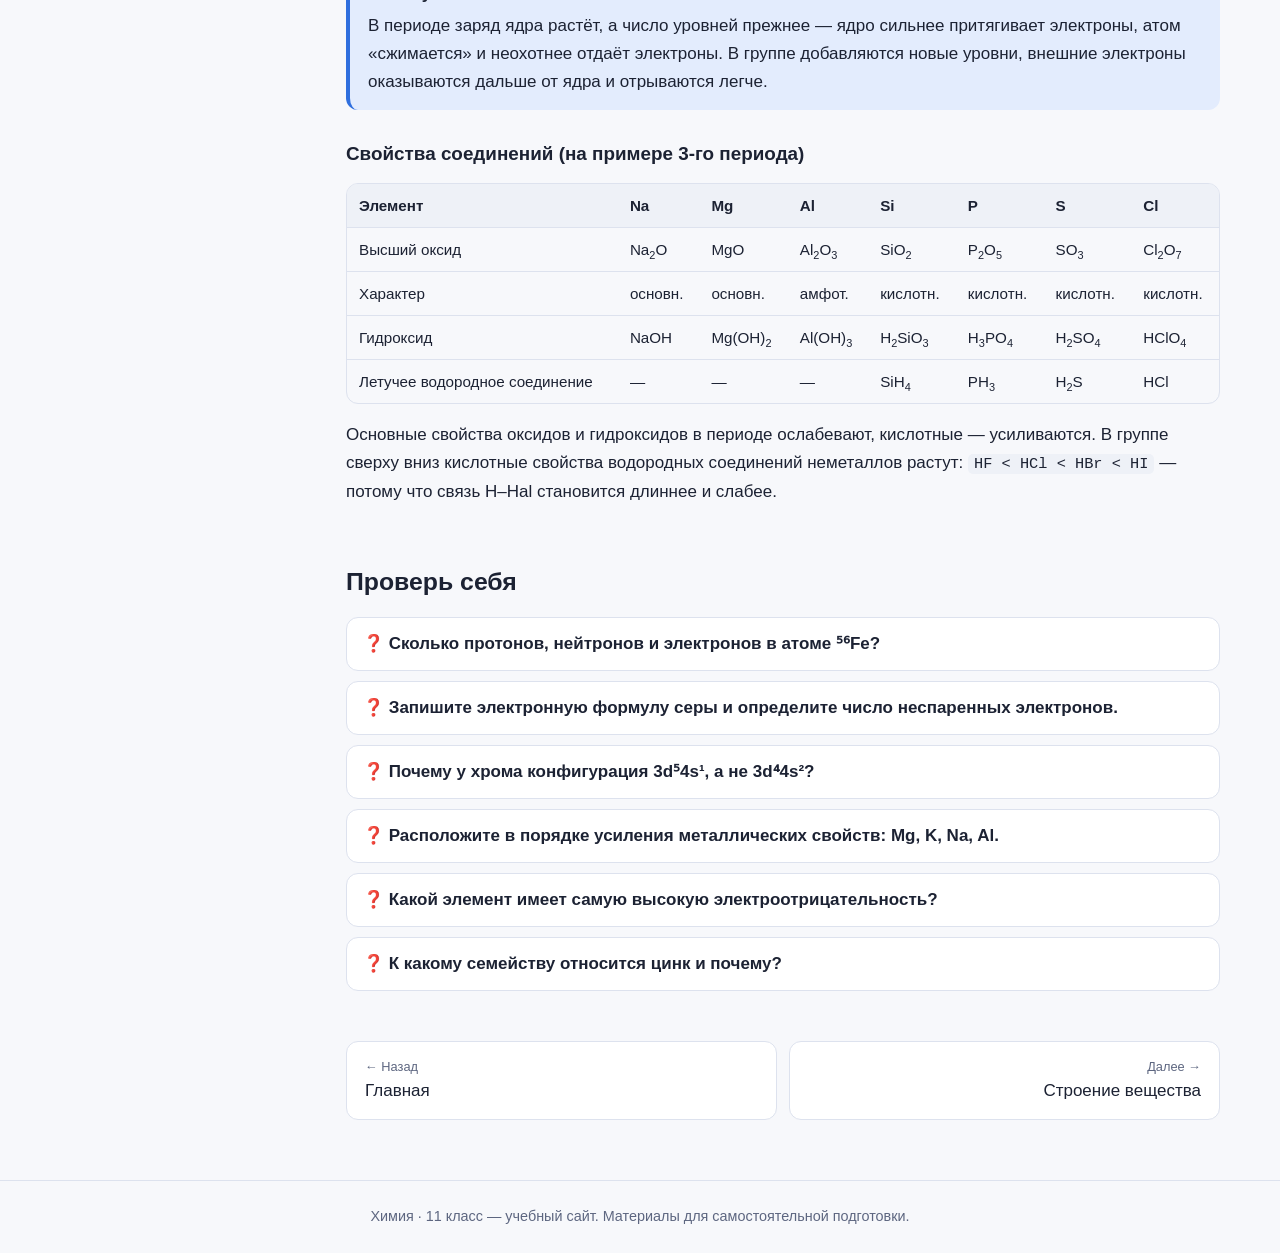
<file: atom.html>
<!DOCTYPE html>
<html lang="ru">
<head>
  <meta charset="UTF-8">
  <meta name="viewport" content="width=device-width, initial-scale=1.0">
  <title>Строение атома и Периодический закон · Химия 11</title>
  <link rel="stylesheet" href="assets/style.css">
  <link rel="icon" href="data:image/svg+xml,<svg xmlns='http://www.w3.org/2000/svg' viewBox='0 0 100 100'><text y='.9em' font-size='90'>⚛️</text></svg>">
  <script src="assets/main.js"></script>
</head>
<body data-page="atom">
<header id="site-header"></header>

<div class="page">
  <aside class="toc" id="toc"></aside>
  <main class="content">
    <span class="badge">Раздел 1</span>
    <h1>Строение атома и Периодический закон</h1>
    <p class="lead">Из чего состоит атом, как располагаются электроны и почему свойства элементов повторяются периодически.</p>

    <!-- ================= 1.1 ================= -->
    <h2 id="nucleus">Строение атомного ядра</h2>
    <p><b>Атом</b> — электронейтральная частица, состоящая из положительно заряженного <b>ядра</b> и отрицательно заряженных <b>электронов</b>. Почти вся масса атома сосредоточена в ядре, хотя ядро примерно в 100 000 раз меньше самого атома.</p>

    <div class="table-wrap"><table>
      <tr><th>Частица</th><th>Обозначение</th><th>Заряд</th><th>Масса (а. е. м.)</th><th>Где находится</th></tr>
      <tr><td>Протон</td><td>p<sup>+</sup></td><td>+1</td><td>≈ 1</td><td>ядро</td></tr>
      <tr><td>Нейтрон</td><td>n<sup>0</sup></td><td>0</td><td>≈ 1</td><td>ядро</td></tr>
      <tr><td>Электрон</td><td>e<sup>−</sup></td><td>−1</td><td>≈ 1/1836</td><td>электронная оболочка</td></tr>
    </table></div>

    <div class="card">
      <b>Основные соотношения</b>
      <ul>
        <li><b>Z</b> — порядковый номер = заряд ядра = число протонов = число электронов в нейтральном атоме;</li>
        <li><b>A</b> — массовое число = число протонов + число нейтронов;</li>
        <li><b>N = A − Z</b> — число нейтронов.</li>
      </ul>
      <p style="margin-bottom:0">Пример: <code>³⁵Cl</code> — Z = 17, A = 35, значит протонов 17, электронов 17, нейтронов 35 − 17 = 18.</p>
    </div>

    <p><b>Изотопы</b> — атомы одного элемента с одинаковым числом протонов, но разным числом нейтронов (разное A). Например, у водорода три изотопа: протий ¹H, дейтерий ²H (D), тритий ³H (T). У хлора — ³⁵Cl (≈ 75 %) и ³⁷Cl (≈ 25 %), поэтому относительная атомная масса хлора дробная: 35,45.</p>
    <p><b>Химический элемент</b> — вид атомов с одинаковым зарядом ядра.</p>

    <!-- ================= 1.2 ================= -->
    <h2 id="shells">Электронные оболочки</h2>
    <p>Электроны движутся вокруг ядра не по орбитам, а занимают области пространства, где вероятность их нахождения максимальна, — <b>атомные орбитали</b>. Совокупность электронов с близкой энергией образует <b>энергетический уровень</b> (n = 1, 2, 3 …).</p>

    <div class="table-wrap"><table>
      <tr><th>Подуровень</th><th>Форма орбитали</th><th>Число орбиталей</th><th>Максимум электронов</th><th>Появляется с уровня</th></tr>
      <tr><td><b>s</b></td><td>сфера</td><td>1</td><td>2</td><td>n = 1</td></tr>
      <tr><td><b>p</b></td><td>гантель (объёмная восьмёрка)</td><td>3</td><td>6</td><td>n = 2</td></tr>
      <tr><td><b>d</b></td><td>сложная (четырёхлепестковая)</td><td>5</td><td>10</td><td>n = 3</td></tr>
      <tr><td><b>f</b></td><td>ещё сложнее</td><td>7</td><td>14</td><td>n = 4</td></tr>
    </table></div>
    <p>Максимальное число электронов на уровне: <b>N = 2n²</b> (1-й — 2, 2-й — 8, 3-й — 18, 4-й — 32).</p>

    <h3>Правила заполнения орбиталей</h3>
    <ol>
      <li><b>Принцип наименьшей энергии.</b> Электроны занимают орбитали в порядке возрастания их энергии.</li>
      <li><b>Правило Клечковского.</b> Сначала заполняется подуровень с меньшей суммой (n + l); при равной сумме — с меньшим n. (l = 0 для s, 1 для p, 2 для d, 3 для f.)</li>
      <li><b>Принцип Паули.</b> На одной орбитали не более двух электронов, и их спины противоположны (↑↓).</li>
      <li><b>Правило Хунда.</b> В пределах подуровня электроны сначала занимают свободные орбитали по одному (с параллельными спинами), и только потом спариваются.</li>
    </ol>
    <div class="eq">1s → 2s → 2p → 3s → 3p → 4s → 3d → 4p → 5s → 4d → 5p → 6s → 4f → 5d → 6p → 7s → 5f → 6d → 7p</div>

    <h3>Примеры электронных формул</h3>
    <div class="eq">₁₁Na: 1s² 2s² 2p⁶ 3s¹ <small>— 3 уровня, 1 валентный электрон</small></div>
    <div class="eq">₁₇Cl: 1s² 2s² 2p⁶ 3s² 3p⁵ <small>— 7 валентных электронов</small></div>
    <div class="eq">₂₆Fe: 1s² 2s² 2p⁶ 3s² 3p⁶ 3d⁶ 4s² <small>= [Ar] 3d⁶ 4s²</small></div>

    <div class="warn">
      <b>«Провал» электрона</b>
      У некоторых элементов один электрон с s-подуровня переходит на d-подуровень, потому что наполовину или полностью заполненный d-подуровень энергетически выгоднее:
      <div class="eq">₂₄Cr: [Ar] 3d⁵ 4s¹ <small>(а не 3d⁴ 4s²)</small></div>
      <div class="eq">₂₉Cu: [Ar] 3d¹⁰ 4s¹ <small>(а не 3d⁹ 4s²)</small></div>
      То же у Mo, Ag, Au и некоторых других.
    </div>

    <h3>Основное и возбуждённое состояние</h3>
    <p>При возбуждении электроны могут распариваться и переходить на свободные орбитали того же уровня. Так объясняется валентность:</p>
    <ul>
      <li><b>Углерод</b>: основное состояние 2s² 2p² (валентность II), возбуждённое 2s¹ 2p³ — валентность IV (как в CH<sub>4</sub>, CO<sub>2</sub>).</li>
      <li><b>Сера</b>: 3s² 3p⁴ (II) → 3s² 3p³ 3d¹ (IV) → 3s¹ 3p³ 3d² (VI). Поэтому есть H<sub>2</sub>S, SO<sub>2</sub>, SO<sub>3</sub>.</li>
      <li><b>Кислород и фтор</b> возбуждаться не могут — на 2-м уровне нет d-подуровня. Поэтому фтор всегда одновалентен.</li>
    </ul>

    <h3 id="blocks">s-, p-, d-, f-элементы</h3>
    <p>Элементы делят на семейства по тому, какой подуровень заполняется последним:</p>
    <div class="table-wrap"><table>
      <tr><th>Семейство</th><th>Что заполняется</th><th>Где в таблице</th><th>Примеры</th></tr>
      <tr><td><b>s-элементы</b></td><td>s-подуровень внешнего уровня</td><td>IA и IIA группы + H, He</td><td>Na, K, Ca, Mg</td></tr>
      <tr><td><b>p-элементы</b></td><td>p-подуровень внешнего уровня</td><td>IIIA–VIIIA группы</td><td>C, N, O, Cl, Al</td></tr>
      <tr><td><b>d-элементы</b></td><td>d-подуровень предвнешнего уровня</td><td>побочные (B) подгруппы</td><td>Fe, Cu, Zn, Cr, Mn</td></tr>
      <tr><td><b>f-элементы</b></td><td>f-подуровень третьего снаружи уровня</td><td>лантаноиды и актиноиды</td><td>Ce, Nd, U, Pu</td></tr>
    </table></div>
    <p>Посмотреть электронную формулу любого элемента можно в <a href="table.html">интерактивной таблице</a>.</p>

    <!-- ================= 1.3 ================= -->
    <h2 id="law">Периодический закон</h2>
    <div class="note">
      <b>Формулировка Д. И. Менделеева (1869)</b>
      Свойства простых тел, а также формы и свойства соединений элементов находятся в периодической зависимости от величины атомных весов элементов.
    </div>
    <div class="tip">
      <b>Современная формулировка</b>
      Свойства химических элементов и образуемых ими веществ находятся в периодической зависимости от заряда ядра их атомов.
    </div>
    <p>Причина периодичности — <b>периодическое повторение строения внешнего электронного слоя</b>. Например, у Li, Na, K, Rb, Cs на внешнем уровне по одному электрону (ns¹), поэтому они похожи по свойствам.</p>
    <p>Менделеев оставил в таблице пустые клетки и предсказал свойства ещё не открытых элементов — «экаалюминия» (галлий, 1875), «экабора» (скандий, 1879) и «экасилиция» (германий, 1886). Подтверждение этих предсказаний сделало периодический закон общепризнанным.</p>

    <h2 id="system">Периодическая система</h2>
    <ul>
      <li><b>Период</b> — горизонтальный ряд элементов, начинающийся щелочным металлом (в 1-м периоде — водородом) и заканчивающийся благородным газом. Всего 7 периодов: 1–3 — малые, 4–7 — большие.</li>
      <li><b>Группа</b> — вертикальный столбец. В коротком варианте 8 групп, каждая делится на главную (А) и побочную (Б) подгруппы; в длинном варианте (рекомендация ИЮПАК) — 18 групп.</li>
      <li><b>Лантаноиды</b> (Z = 58–71) и <b>актиноиды</b> (Z = 90–103) вынесены отдельными строками внизу.</li>
    </ul>

    <div class="card">
      <b>Физический смысл номеров</b>
      <div class="table-wrap"><table>
        <tr><th>Номер</th><th>Что показывает</th></tr>
        <tr><td>Порядковый номер</td><td>заряд ядра, число протонов и электронов</td></tr>
        <tr><td>Номер периода</td><td>число энергетических уровней</td></tr>
        <tr><td>Номер группы (для А-подгрупп)</td><td>число электронов на внешнем уровне; чаще всего — высшая степень окисления</td></tr>
      </table></div>
    </div>

    <!-- ================= 1.4 ================= -->
    <h2 id="trends">Закономерности изменения свойств</h2>
    <div class="table-wrap"><table>
      <tr><th>Свойство</th><th>В периоде (слева → направо)</th><th>В А-группе (сверху → вниз)</th></tr>
      <tr><td>Заряд ядра</td><td>растёт</td><td>растёт</td></tr>
      <tr><td>Число энергетических уровней</td><td>не меняется</td><td>растёт</td></tr>
      <tr><td>Число внешних электронов</td><td>растёт</td><td>не меняется</td></tr>
      <tr><td>Радиус атома</td><td>уменьшается</td><td>увеличивается</td></tr>
      <tr><td>Электроотрицательность</td><td>растёт</td><td>уменьшается</td></tr>
      <tr><td>Энергия ионизации</td><td>растёт</td><td>уменьшается</td></tr>
      <tr><td>Металлические (восстановительные) свойства</td><td>ослабевают</td><td>усиливаются</td></tr>
      <tr><td>Неметаллические (окислительные) свойства</td><td>усиливаются</td><td>ослабевают</td></tr>
      <tr><td>Высшая степень окисления</td><td>растёт от +1 до +7 (+8)</td><td>не меняется</td></tr>
    </table></div>

    <div class="note">
      <b>Почему так?</b>
      В периоде заряд ядра растёт, а число уровней прежнее — ядро сильнее притягивает электроны, атом «сжимается» и неохотнее отдаёт электроны. В группе добавляются новые уровни, внешние электроны оказываются дальше от ядра и отрываются легче.
    </div>

    <h3>Свойства соединений (на примере 3-го периода)</h3>
    <div class="table-wrap"><table>
      <tr><th>Элемент</th><th>Na</th><th>Mg</th><th>Al</th><th>Si</th><th>P</th><th>S</th><th>Cl</th></tr>
      <tr><td>Высший оксид</td><td>Na<sub>2</sub>O</td><td>MgO</td><td>Al<sub>2</sub>O<sub>3</sub></td><td>SiO<sub>2</sub></td><td>P<sub>2</sub>O<sub>5</sub></td><td>SO<sub>3</sub></td><td>Cl<sub>2</sub>O<sub>7</sub></td></tr>
      <tr><td>Характер</td><td>основн.</td><td>основн.</td><td>амфот.</td><td>кислотн.</td><td>кислотн.</td><td>кислотн.</td><td>кислотн.</td></tr>
      <tr><td>Гидроксид</td><td>NaOH</td><td>Mg(OH)<sub>2</sub></td><td>Al(OH)<sub>3</sub></td><td>H<sub>2</sub>SiO<sub>3</sub></td><td>H<sub>3</sub>PO<sub>4</sub></td><td>H<sub>2</sub>SO<sub>4</sub></td><td>HClO<sub>4</sub></td></tr>
      <tr><td>Летучее водородное соединение</td><td>—</td><td>—</td><td>—</td><td>SiH<sub>4</sub></td><td>PH<sub>3</sub></td><td>H<sub>2</sub>S</td><td>HCl</td></tr>
    </table></div>
    <p>Основные свойства оксидов и гидроксидов в периоде ослабевают, кислотные — усиливаются. В группе сверху вниз кислотные свойства водородных соединений неметаллов растут: <code>HF &lt; HCl &lt; HBr &lt; HI</code> — потому что связь H–Hal становится длиннее и слабее.</p>

    <h2 id="check">Проверь себя</h2>
    <details class="check"><summary>Сколько протонов, нейтронов и электронов в атоме ⁵⁶Fe?</summary>
      <div>Z = 26 → 26 протонов и 26 электронов; нейтронов 56 − 26 = 30.</div></details>
    <details class="check"><summary>Запишите электронную формулу серы и определите число неспаренных электронов.</summary>
      <div>₁₆S: 1s² 2s² 2p⁶ 3s² 3p⁴. На 3p-подуровне 4 электрона на 3 орбиталях: ↑↓ ↑ ↑ — два неспаренных электрона.</div></details>
    <details class="check"><summary>Почему у хрома конфигурация 3d⁵4s¹, а не 3d⁴4s²?</summary>
      <div>Наполовину заполненный d-подуровень (d⁵) обладает повышенной устойчивостью, поэтому выгоднее «перебросить» один электрон с 4s на 3d. Это явление называют провалом электрона.</div></details>
    <details class="check"><summary>Расположите в порядке усиления металлических свойств: Mg, K, Na, Al.</summary>
      <div>Al &lt; Mg &lt; Na &lt; K. В периоде металлические свойства ослабевают слева направо (Na &gt; Mg &gt; Al), в группе — усиливаются сверху вниз (K &gt; Na).</div></details>
    <details class="check"><summary>Какой элемент имеет самую высокую электроотрицательность?</summary>
      <div>Фтор (≈ 4,0 по Полингу). Он находится в правом верхнем углу таблицы (благородные газы не учитываются).</div></details>
    <details class="check"><summary>К какому семейству относится цинк и почему?</summary>
      <div>Zn: [Ar] 3d¹⁰ 4s². Последним заполнялся 3d-подуровень (предвнешний уровень), значит цинк — d-элемент.</div></details>

    <div class="next-prev">
      <a href="index.html"><span>← Назад</span>Главная</a>
      <a class="next" href="structure.html"><span>Далее →</span>Строение вещества</a>
    </div>
  </main>
</div>

<footer id="site-footer"></footer>
</body>
</html>
</file>
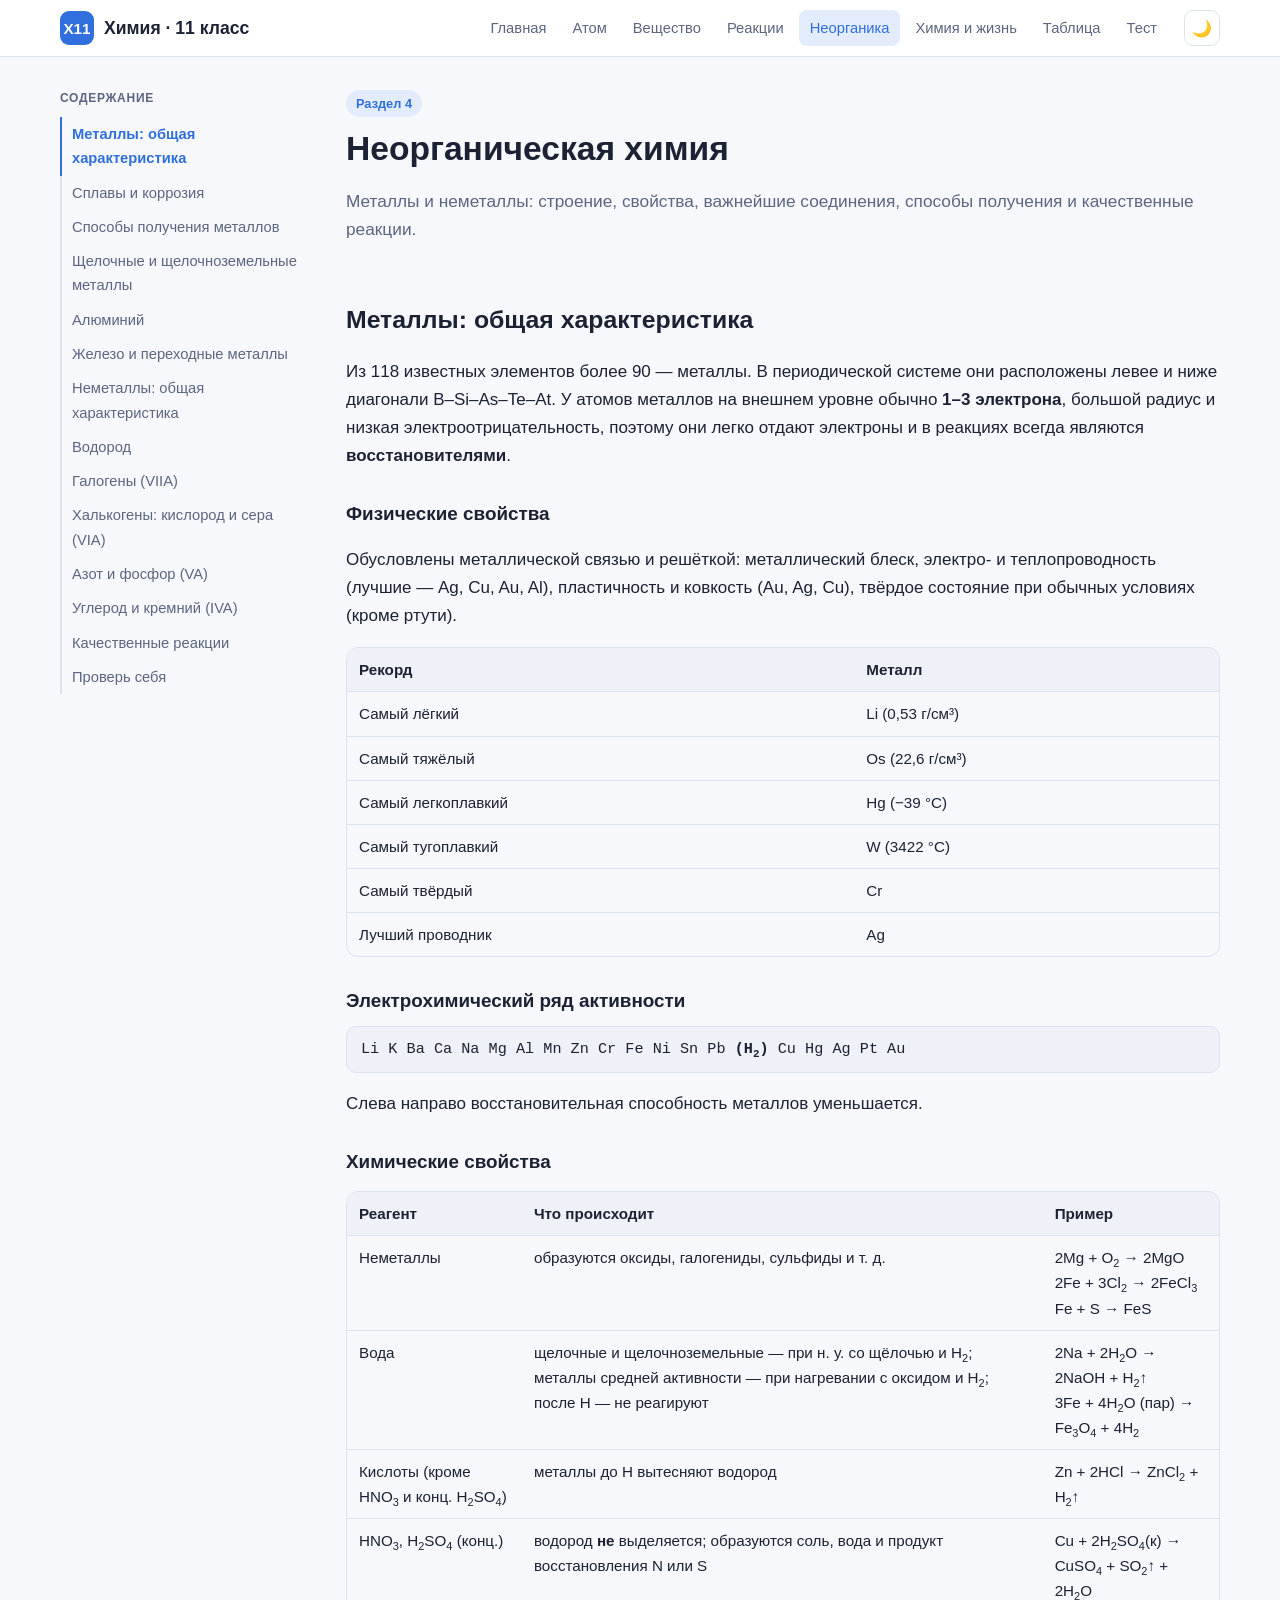
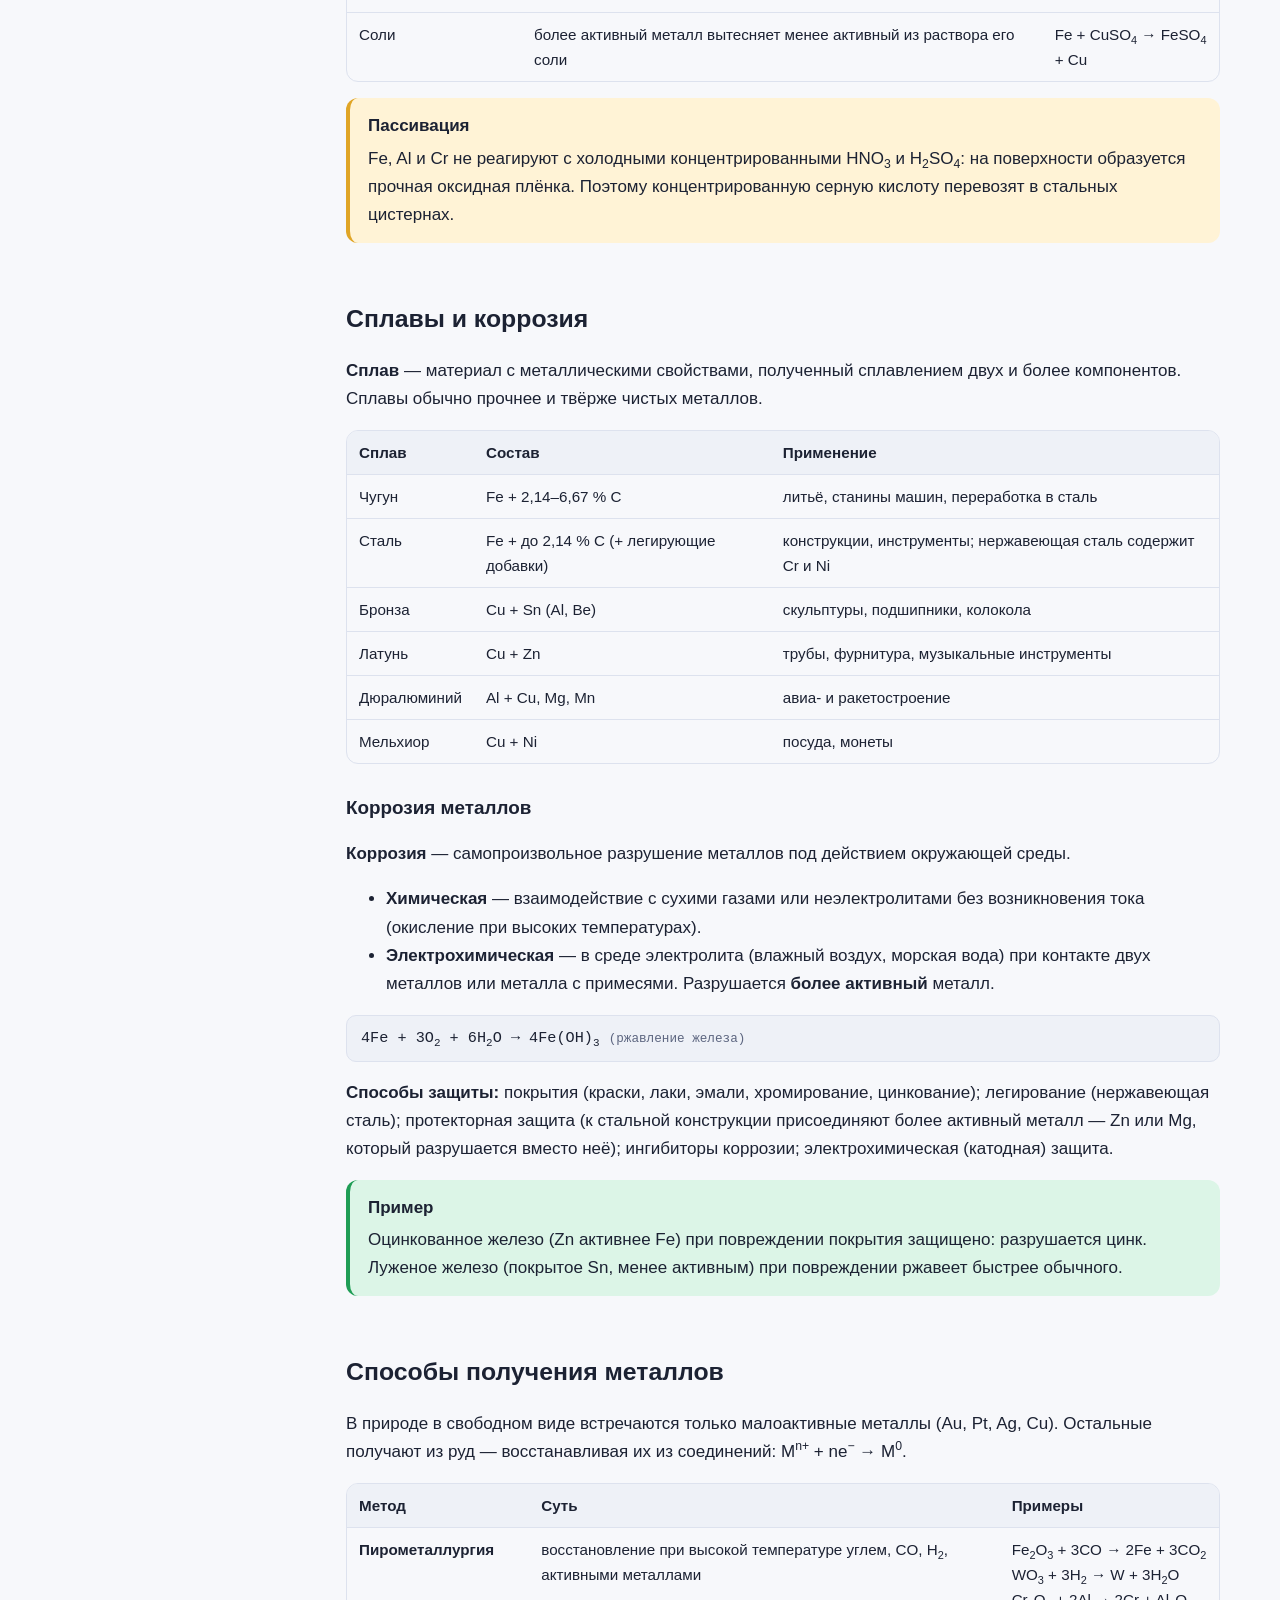
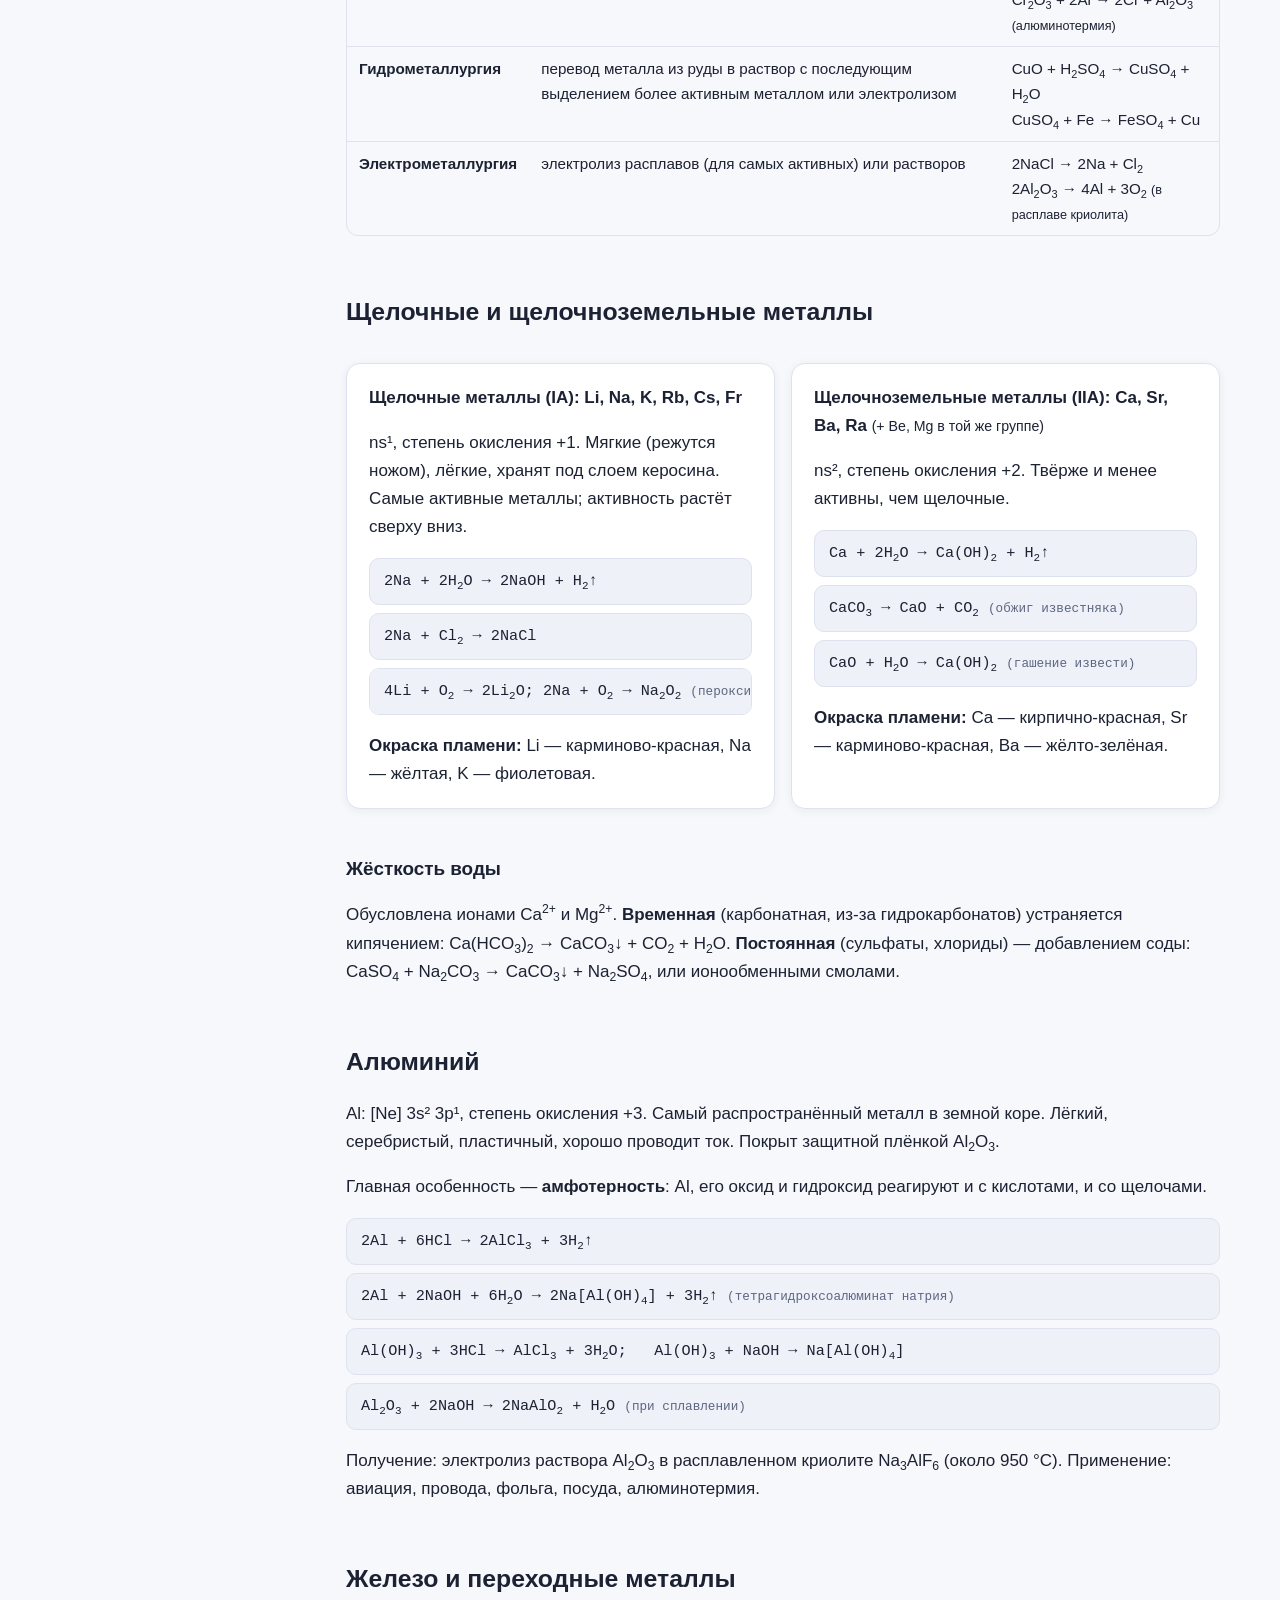
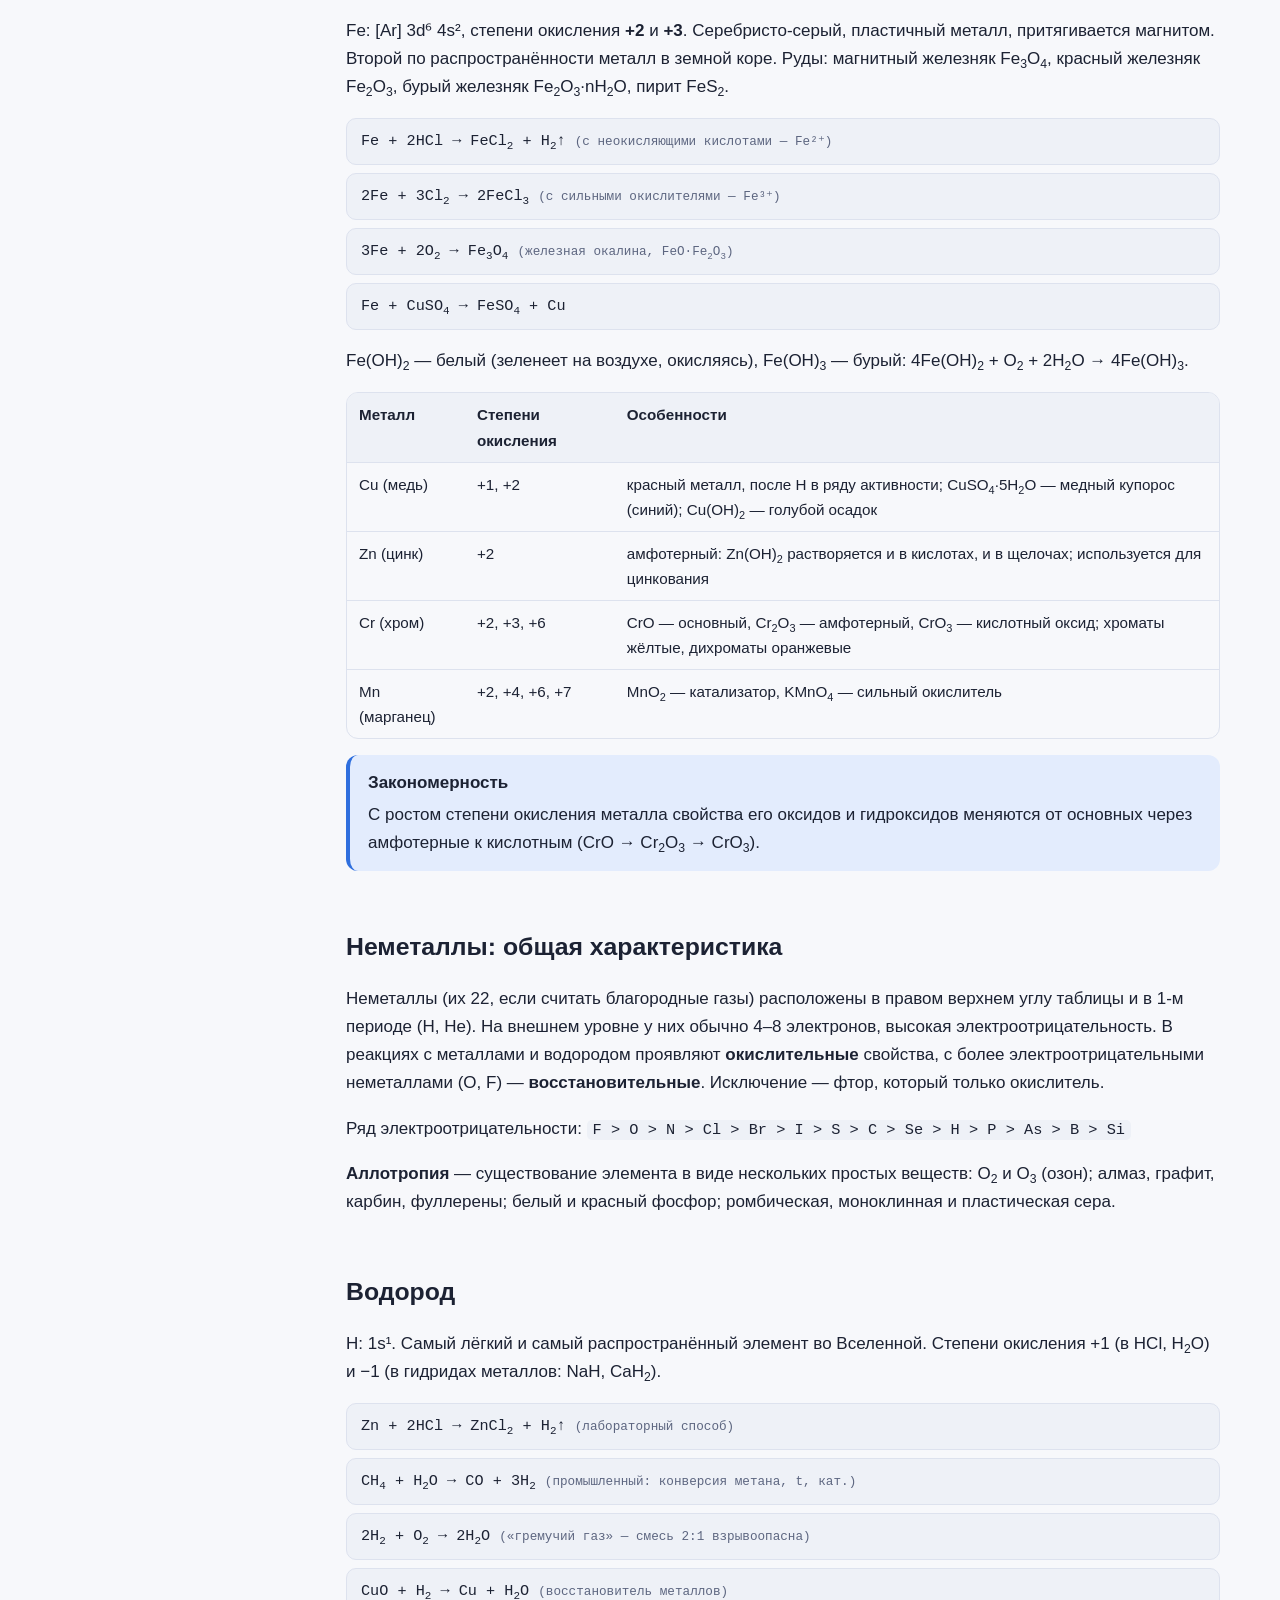
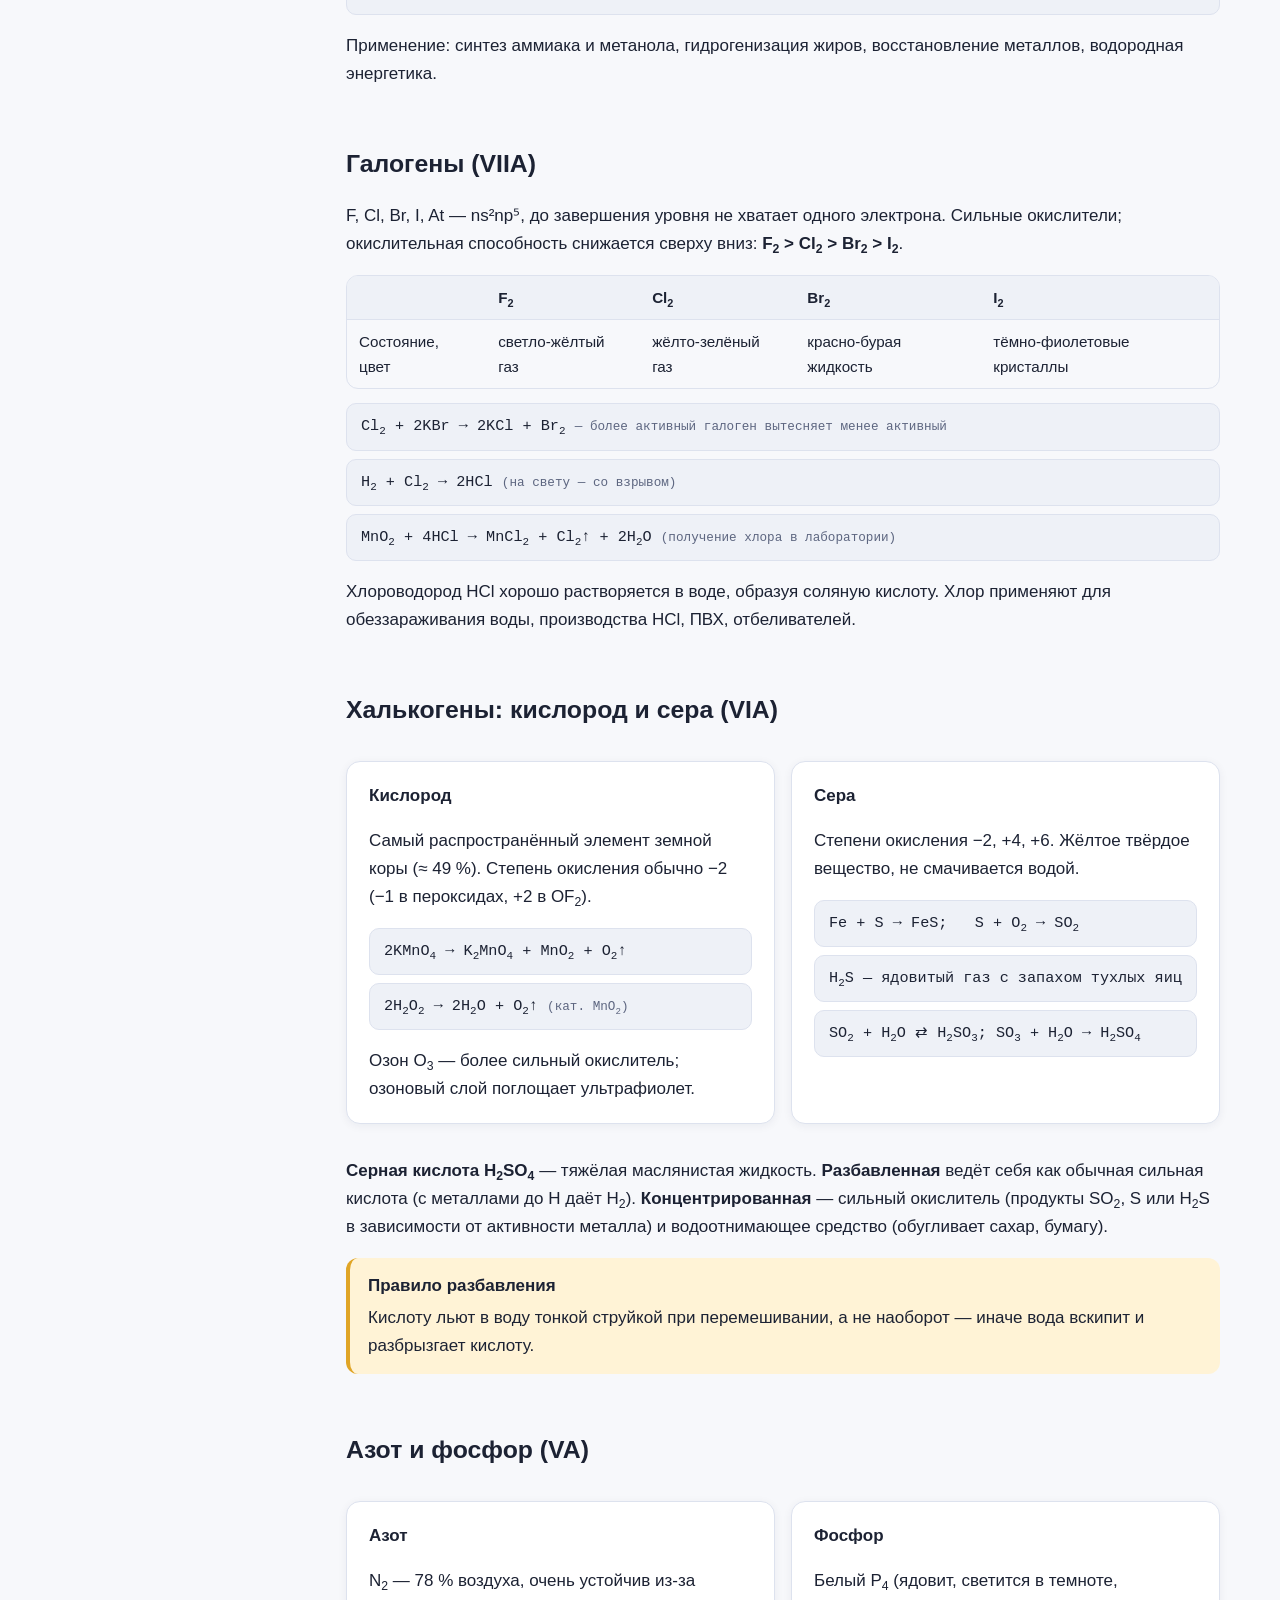
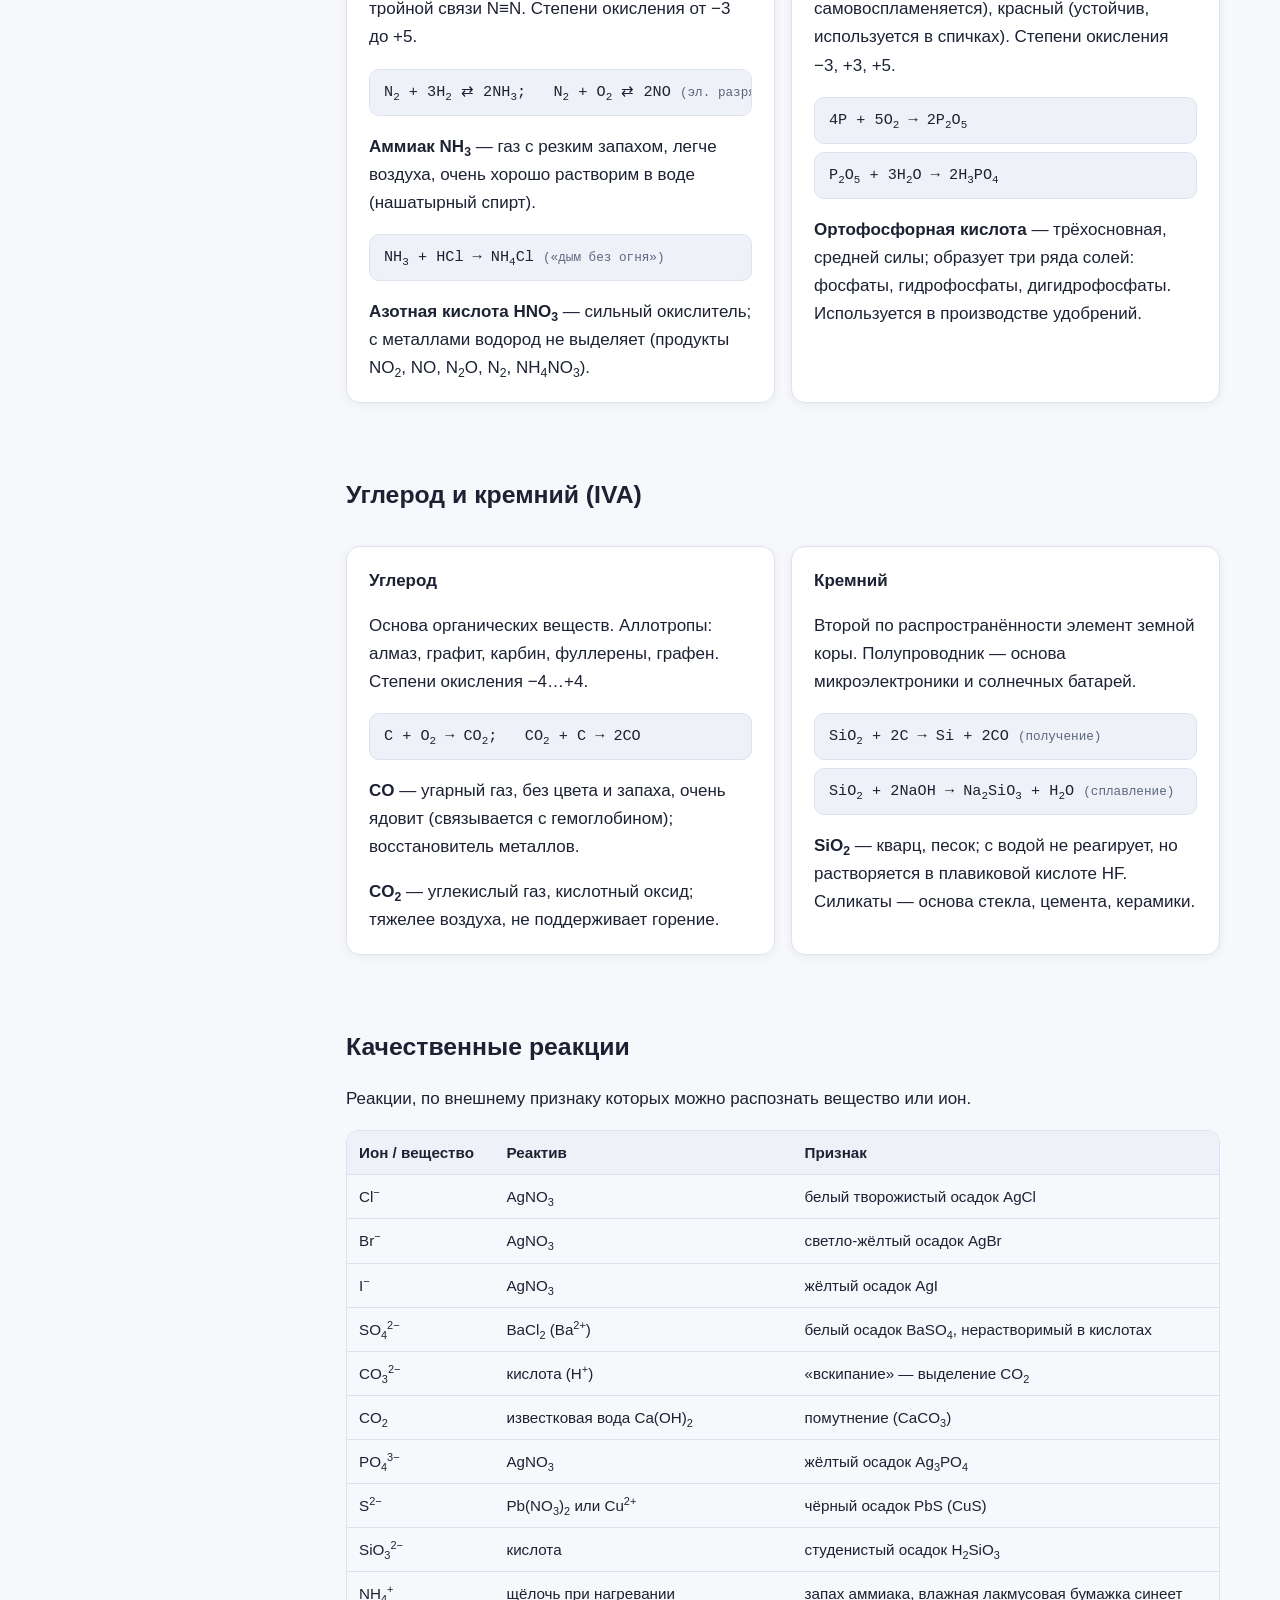
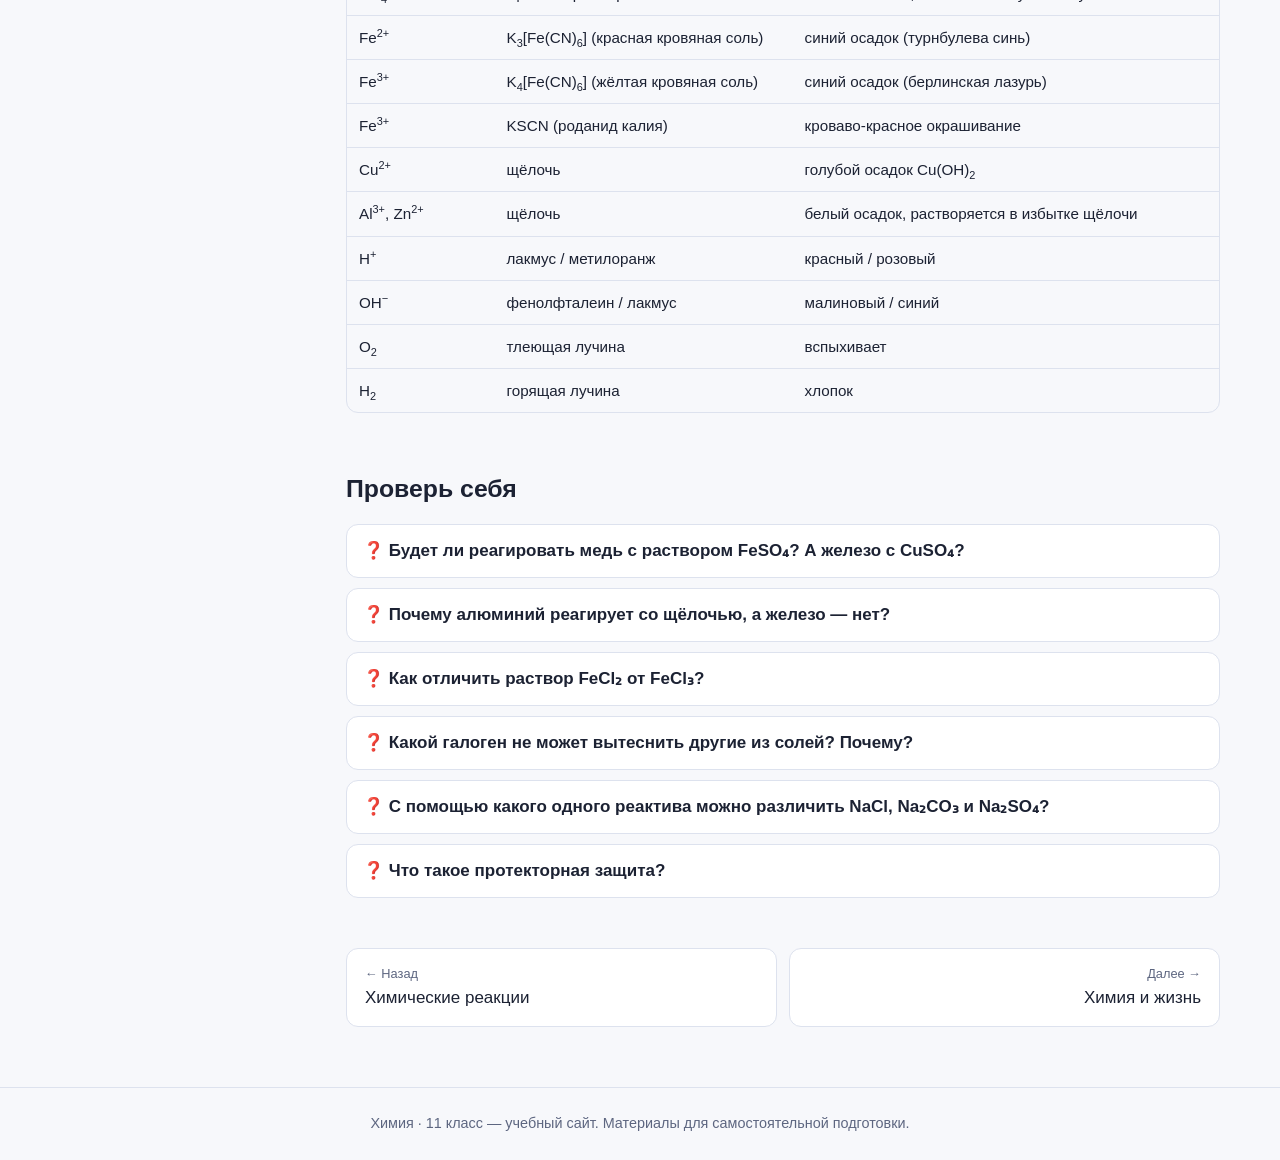
<file: inorganic.html>
<!DOCTYPE html>
<html lang="ru">
<head>
  <meta charset="UTF-8">
  <meta name="viewport" content="width=device-width, initial-scale=1.0">
  <title>Неорганическая химия: металлы и неметаллы · Химия 11</title>
  <link rel="stylesheet" href="assets/style.css">
  <link rel="icon" href="data:image/svg+xml,<svg xmlns='http://www.w3.org/2000/svg' viewBox='0 0 100 100'><text y='.9em' font-size='90'>🧲</text></svg>">
  <script src="assets/main.js"></script>
</head>
<body data-page="inorganic">
<header id="site-header"></header>

<div class="page">
  <aside class="toc" id="toc"></aside>
  <main class="content">
    <span class="badge">Раздел 4</span>
    <h1>Неорганическая химия</h1>
    <p class="lead">Металлы и неметаллы: строение, свойства, важнейшие соединения, способы получения и качественные реакции.</p>

    <!-- ================= МЕТАЛЛЫ ================= -->
    <h2 id="metals">Металлы: общая характеристика</h2>
    <p>Из 118 известных элементов более 90 — металлы. В периодической системе они расположены левее и ниже диагонали B–Si–As–Te–At. У атомов металлов на внешнем уровне обычно <b>1–3 электрона</b>, большой радиус и низкая электроотрицательность, поэтому они легко отдают электроны и в реакциях всегда являются <b>восстановителями</b>.</p>

    <h3>Физические свойства</h3>
    <p>Обусловлены металлической связью и решёткой: металлический блеск, электро- и теплопроводность (лучшие — Ag, Cu, Au, Al), пластичность и ковкость (Au, Ag, Cu), твёрдое состояние при обычных условиях (кроме ртути).</p>
    <div class="table-wrap"><table>
      <tr><th>Рекорд</th><th>Металл</th></tr>
      <tr><td>Самый лёгкий</td><td>Li (0,53 г/см³)</td></tr>
      <tr><td>Самый тяжёлый</td><td>Os (22,6 г/см³)</td></tr>
      <tr><td>Самый легкоплавкий</td><td>Hg (−39 °C)</td></tr>
      <tr><td>Самый тугоплавкий</td><td>W (3422 °C)</td></tr>
      <tr><td>Самый твёрдый</td><td>Cr</td></tr>
      <tr><td>Лучший проводник</td><td>Ag</td></tr>
    </table></div>

    <h3>Электрохимический ряд активности</h3>
    <div class="eq">Li K Ba Ca Na Mg Al Mn Zn Cr Fe Ni Sn Pb <b>(H<sub>2</sub>)</b> Cu Hg Ag Pt Au</div>
    <p>Слева направо восстановительная способность металлов уменьшается.</p>

    <h3>Химические свойства</h3>
    <div class="table-wrap"><table>
      <tr><th>Реагент</th><th>Что происходит</th><th>Пример</th></tr>
      <tr><td>Неметаллы</td><td>образуются оксиды, галогениды, сульфиды и т. д.</td><td>2Mg + O<sub>2</sub> → 2MgO<br>2Fe + 3Cl<sub>2</sub> → 2FeCl<sub>3</sub><br>Fe + S → FeS</td></tr>
      <tr><td>Вода</td><td>щелочные и щелочноземельные — при н. у. со щёлочью и H<sub>2</sub>; металлы средней активности — при нагревании с оксидом и H<sub>2</sub>; после H — не реагируют</td><td>2Na + 2H<sub>2</sub>O → 2NaOH + H<sub>2</sub>↑<br>3Fe + 4H<sub>2</sub>O (пар) → Fe<sub>3</sub>O<sub>4</sub> + 4H<sub>2</sub></td></tr>
      <tr><td>Кислоты (кроме HNO<sub>3</sub> и конц. H<sub>2</sub>SO<sub>4</sub>)</td><td>металлы до H вытесняют водород</td><td>Zn + 2HCl → ZnCl<sub>2</sub> + H<sub>2</sub>↑</td></tr>
      <tr><td>HNO<sub>3</sub>, H<sub>2</sub>SO<sub>4</sub> (конц.)</td><td>водород <b>не</b> выделяется; образуются соль, вода и продукт восстановления N или S</td><td>Cu + 2H<sub>2</sub>SO<sub>4</sub>(к) → CuSO<sub>4</sub> + SO<sub>2</sub>↑ + 2H<sub>2</sub>O</td></tr>
      <tr><td>Соли</td><td>более активный металл вытесняет менее активный из раствора его соли</td><td>Fe + CuSO<sub>4</sub> → FeSO<sub>4</sub> + Cu</td></tr>
    </table></div>
    <div class="warn"><b>Пассивация</b> Fe, Al и Cr не реагируют с холодными концентрированными HNO<sub>3</sub> и H<sub>2</sub>SO<sub>4</sub>: на поверхности образуется прочная оксидная плёнка. Поэтому концентрированную серную кислоту перевозят в стальных цистернах.</div>

    <h2 id="alloys">Сплавы и коррозия</h2>
    <p><b>Сплав</b> — материал с металлическими свойствами, полученный сплавлением двух и более компонентов. Сплавы обычно прочнее и твёрже чистых металлов.</p>
    <div class="table-wrap"><table>
      <tr><th>Сплав</th><th>Состав</th><th>Применение</th></tr>
      <tr><td>Чугун</td><td>Fe + 2,14–6,67 % C</td><td>литьё, станины машин, переработка в сталь</td></tr>
      <tr><td>Сталь</td><td>Fe + до 2,14 % C (+ легирующие добавки)</td><td>конструкции, инструменты; нержавеющая сталь содержит Cr и Ni</td></tr>
      <tr><td>Бронза</td><td>Cu + Sn (Al, Be)</td><td>скульптуры, подшипники, колокола</td></tr>
      <tr><td>Латунь</td><td>Cu + Zn</td><td>трубы, фурнитура, музыкальные инструменты</td></tr>
      <tr><td>Дюралюминий</td><td>Al + Cu, Mg, Mn</td><td>авиа- и ракетостроение</td></tr>
      <tr><td>Мельхиор</td><td>Cu + Ni</td><td>посуда, монеты</td></tr>
    </table></div>

    <h3>Коррозия металлов</h3>
    <p><b>Коррозия</b> — самопроизвольное разрушение металлов под действием окружающей среды.</p>
    <ul>
      <li><b>Химическая</b> — взаимодействие с сухими газами или неэлектролитами без возникновения тока (окисление при высоких температурах).</li>
      <li><b>Электрохимическая</b> — в среде электролита (влажный воздух, морская вода) при контакте двух металлов или металла с примесями. Разрушается <b>более активный</b> металл.</li>
    </ul>
    <div class="eq">4Fe + 3O<sub>2</sub> + 6H<sub>2</sub>O → 4Fe(OH)<sub>3</sub> <small>(ржавление железа)</small></div>
    <p><b>Способы защиты:</b> покрытия (краски, лаки, эмали, хромирование, цинкование); легирование (нержавеющая сталь); протекторная защита (к стальной конструкции присоединяют более активный металл — Zn или Mg, который разрушается вместо неё); ингибиторы коррозии; электрохимическая (катодная) защита.</p>
    <div class="tip"><b>Пример</b> Оцинкованное железо (Zn активнее Fe) при повреждении покрытия защищено: разрушается цинк. Луженое железо (покрытое Sn, менее активным) при повреждении ржавеет быстрее обычного.</div>

    <h2 id="metallurgy">Способы получения металлов</h2>
    <p>В природе в свободном виде встречаются только малоактивные металлы (Au, Pt, Ag, Cu). Остальные получают из руд — восстанавливая их из соединений: M<sup>n+</sup> + ne<sup>−</sup> → M<sup>0</sup>.</p>
    <div class="table-wrap"><table>
      <tr><th>Метод</th><th>Суть</th><th>Примеры</th></tr>
      <tr><td><b>Пирометаллургия</b></td><td>восстановление при высокой температуре углем, CO, H<sub>2</sub>, активными металлами</td><td>Fe<sub>2</sub>O<sub>3</sub> + 3CO → 2Fe + 3CO<sub>2</sub><br>WO<sub>3</sub> + 3H<sub>2</sub> → W + 3H<sub>2</sub>O<br>Cr<sub>2</sub>O<sub>3</sub> + 2Al → 2Cr + Al<sub>2</sub>O<sub>3</sub> <small>(алюминотермия)</small></td></tr>
      <tr><td><b>Гидрометаллургия</b></td><td>перевод металла из руды в раствор с последующим выделением более активным металлом или электролизом</td><td>CuO + H<sub>2</sub>SO<sub>4</sub> → CuSO<sub>4</sub> + H<sub>2</sub>O<br>CuSO<sub>4</sub> + Fe → FeSO<sub>4</sub> + Cu</td></tr>
      <tr><td><b>Электрометаллургия</b></td><td>электролиз расплавов (для самых активных) или растворов</td><td>2NaCl → 2Na + Cl<sub>2</sub><br>2Al<sub>2</sub>O<sub>3</sub> → 4Al + 3O<sub>2</sub> <small>(в расплаве криолита)</small></td></tr>
    </table></div>

    <h2 id="alkali">Щелочные и щелочноземельные металлы</h2>
    <div class="grid-2">
      <div class="card">
        <b>Щелочные металлы (IA): Li, Na, K, Rb, Cs, Fr</b>
        <p>ns¹, степень окисления +1. Мягкие (режутся ножом), лёгкие, хранят под слоем керосина. Самые активные металлы; активность растёт сверху вниз.</p>
        <div class="eq">2Na + 2H<sub>2</sub>O → 2NaOH + H<sub>2</sub>↑</div>
        <div class="eq">2Na + Cl<sub>2</sub> → 2NaCl</div>
        <div class="eq">4Li + O<sub>2</sub> → 2Li<sub>2</sub>O; 2Na + O<sub>2</sub> → Na<sub>2</sub>O<sub>2</sub> <small>(пероксид)</small></div>
        <p style="margin-bottom:0"><b>Окраска пламени:</b> Li — карминово-красная, Na — жёлтая, K — фиолетовая.</p>
      </div>
      <div class="card">
        <b>Щелочноземельные металлы (IIA): Ca, Sr, Ba, Ra</b> <small>(+ Be, Mg в той же группе)</small>
        <p>ns², степень окисления +2. Твёрже и менее активны, чем щелочные.</p>
        <div class="eq">Ca + 2H<sub>2</sub>O → Ca(OH)<sub>2</sub> + H<sub>2</sub>↑</div>
        <div class="eq">CaCO<sub>3</sub> → CaO + CO<sub>2</sub> <small>(обжиг известняка)</small></div>
        <div class="eq">CaO + H<sub>2</sub>O → Ca(OH)<sub>2</sub> <small>(гашение извести)</small></div>
        <p style="margin-bottom:0"><b>Окраска пламени:</b> Ca — кирпично-красная, Sr — карминово-красная, Ba — жёлто-зелёная.</p>
      </div>
    </div>
    <h3>Жёсткость воды</h3>
    <p>Обусловлена ионами Ca<sup>2+</sup> и Mg<sup>2+</sup>. <b>Временная</b> (карбонатная, из-за гидрокарбонатов) устраняется кипячением: Ca(HCO<sub>3</sub>)<sub>2</sub> → CaCO<sub>3</sub>↓ + CO<sub>2</sub> + H<sub>2</sub>O. <b>Постоянная</b> (сульфаты, хлориды) — добавлением соды: CaSO<sub>4</sub> + Na<sub>2</sub>CO<sub>3</sub> → CaCO<sub>3</sub>↓ + Na<sub>2</sub>SO<sub>4</sub>, или ионообменными смолами.</p>

    <h2 id="aluminium">Алюминий</h2>
    <p>Al: [Ne] 3s² 3p¹, степень окисления +3. Самый распространённый металл в земной коре. Лёгкий, серебристый, пластичный, хорошо проводит ток. Покрыт защитной плёнкой Al<sub>2</sub>O<sub>3</sub>.</p>
    <p>Главная особенность — <b>амфотерность</b>: Al, его оксид и гидроксид реагируют и с кислотами, и со щелочами.</p>
    <div class="eq">2Al + 6HCl → 2AlCl<sub>3</sub> + 3H<sub>2</sub>↑</div>
    <div class="eq">2Al + 2NaOH + 6H<sub>2</sub>O → 2Na[Al(OH)<sub>4</sub>] + 3H<sub>2</sub>↑ <small>(тетрагидроксоалюминат натрия)</small></div>
    <div class="eq">Al(OH)<sub>3</sub> + 3HCl → AlCl<sub>3</sub> + 3H<sub>2</sub>O; &nbsp; Al(OH)<sub>3</sub> + NaOH → Na[Al(OH)<sub>4</sub>]</div>
    <div class="eq">Al<sub>2</sub>O<sub>3</sub> + 2NaOH → 2NaAlO<sub>2</sub> + H<sub>2</sub>O <small>(при сплавлении)</small></div>
    <p>Получение: электролиз раствора Al<sub>2</sub>O<sub>3</sub> в расплавленном криолите Na<sub>3</sub>AlF<sub>6</sub> (около 950 °C). Применение: авиация, провода, фольга, посуда, алюминотермия.</p>

    <h2 id="iron">Железо и переходные металлы</h2>
    <p>Fe: [Ar] 3d⁶ 4s², степени окисления <b>+2</b> и <b>+3</b>. Серебристо-серый, пластичный металл, притягивается магнитом. Второй по распространённости металл в земной коре. Руды: магнитный железняк Fe<sub>3</sub>O<sub>4</sub>, красный железняк Fe<sub>2</sub>O<sub>3</sub>, бурый железняк Fe<sub>2</sub>O<sub>3</sub>·nH<sub>2</sub>O, пирит FeS<sub>2</sub>.</p>
    <div class="eq">Fe + 2HCl → FeCl<sub>2</sub> + H<sub>2</sub>↑ <small>(с неокисляющими кислотами — Fe²⁺)</small></div>
    <div class="eq">2Fe + 3Cl<sub>2</sub> → 2FeCl<sub>3</sub> <small>(с сильными окислителями — Fe³⁺)</small></div>
    <div class="eq">3Fe + 2O<sub>2</sub> → Fe<sub>3</sub>O<sub>4</sub> <small>(железная окалина, FeO·Fe<sub>2</sub>O<sub>3</sub>)</small></div>
    <div class="eq">Fe + CuSO<sub>4</sub> → FeSO<sub>4</sub> + Cu</div>
    <p>Fe(OH)<sub>2</sub> — белый (зеленеет на воздухе, окисляясь), Fe(OH)<sub>3</sub> — бурый: 4Fe(OH)<sub>2</sub> + O<sub>2</sub> + 2H<sub>2</sub>O → 4Fe(OH)<sub>3</sub>.</p>

    <div class="table-wrap"><table>
      <tr><th>Металл</th><th>Степени окисления</th><th>Особенности</th></tr>
      <tr><td>Cu (медь)</td><td>+1, +2</td><td>красный металл, после H в ряду активности; CuSO<sub>4</sub>·5H<sub>2</sub>O — медный купорос (синий); Cu(OH)<sub>2</sub> — голубой осадок</td></tr>
      <tr><td>Zn (цинк)</td><td>+2</td><td>амфотерный: Zn(OH)<sub>2</sub> растворяется и в кислотах, и в щелочах; используется для цинкования</td></tr>
      <tr><td>Cr (хром)</td><td>+2, +3, +6</td><td>CrO — основный, Cr<sub>2</sub>O<sub>3</sub> — амфотерный, CrO<sub>3</sub> — кислотный оксид; хроматы жёлтые, дихроматы оранжевые</td></tr>
      <tr><td>Mn (марганец)</td><td>+2, +4, +6, +7</td><td>MnO<sub>2</sub> — катализатор, KMnO<sub>4</sub> — сильный окислитель</td></tr>
    </table></div>
    <div class="note"><b>Закономерность</b> С ростом степени окисления металла свойства его оксидов и гидроксидов меняются от основных через амфотерные к кислотным (CrO → Cr<sub>2</sub>O<sub>3</sub> → CrO<sub>3</sub>).</div>

    <!-- ================= НЕМЕТАЛЛЫ ================= -->
    <h2 id="nonmetals">Неметаллы: общая характеристика</h2>
    <p>Неметаллы (их 22, если считать благородные газы) расположены в правом верхнем углу таблицы и в 1-м периоде (H, He). На внешнем уровне у них обычно 4–8 электронов, высокая электроотрицательность. В реакциях с металлами и водородом проявляют <b>окислительные</b> свойства, с более электроотрицательными неметаллами (O, F) — <b>восстановительные</b>. Исключение — фтор, который только окислитель.</p>
    <p>Ряд электроотрицательности: <code>F &gt; O &gt; N &gt; Cl &gt; Br &gt; I &gt; S &gt; C &gt; Se &gt; H &gt; P &gt; As &gt; B &gt; Si</code></p>
    <p><b>Аллотропия</b> — существование элемента в виде нескольких простых веществ: O<sub>2</sub> и O<sub>3</sub> (озон); алмаз, графит, карбин, фуллерены; белый и красный фосфор; ромбическая, моноклинная и пластическая сера.</p>

    <h2 id="hydrogen">Водород</h2>
    <p>H: 1s¹. Самый лёгкий и самый распространённый элемент во Вселенной. Степени окисления +1 (в HCl, H<sub>2</sub>O) и −1 (в гидридах металлов: NaH, CaH<sub>2</sub>).</p>
    <div class="eq">Zn + 2HCl → ZnCl<sub>2</sub> + H<sub>2</sub>↑ <small>(лабораторный способ)</small></div>
    <div class="eq">CH<sub>4</sub> + H<sub>2</sub>O → CO + 3H<sub>2</sub> <small>(промышленный: конверсия метана, t, кат.)</small></div>
    <div class="eq">2H<sub>2</sub> + O<sub>2</sub> → 2H<sub>2</sub>O <small>(«гремучий газ» — смесь 2:1 взрывоопасна)</small></div>
    <div class="eq">CuO + H<sub>2</sub> → Cu + H<sub>2</sub>O <small>(восстановитель металлов)</small></div>
    <p>Применение: синтез аммиака и метанола, гидрогенизация жиров, восстановление металлов, водородная энергетика.</p>

    <h2 id="halogens">Галогены (VIIA)</h2>
    <p>F, Cl, Br, I, At — ns²np⁵, до завершения уровня не хватает одного электрона. Сильные окислители; окислительная способность снижается сверху вниз: <b>F<sub>2</sub> &gt; Cl<sub>2</sub> &gt; Br<sub>2</sub> &gt; I<sub>2</sub></b>.</p>
    <div class="table-wrap"><table>
      <tr><th></th><th>F<sub>2</sub></th><th>Cl<sub>2</sub></th><th>Br<sub>2</sub></th><th>I<sub>2</sub></th></tr>
      <tr><td>Состояние, цвет</td><td>светло-жёлтый газ</td><td>жёлто-зелёный газ</td><td>красно-бурая жидкость</td><td>тёмно-фиолетовые кристаллы</td></tr>
    </table></div>
    <div class="eq">Cl<sub>2</sub> + 2KBr → 2KCl + Br<sub>2</sub> <small>— более активный галоген вытесняет менее активный</small></div>
    <div class="eq">H<sub>2</sub> + Cl<sub>2</sub> → 2HCl <small>(на свету — со взрывом)</small></div>
    <div class="eq">MnO<sub>2</sub> + 4HCl → MnCl<sub>2</sub> + Cl<sub>2</sub>↑ + 2H<sub>2</sub>O <small>(получение хлора в лаборатории)</small></div>
    <p>Хлороводород HCl хорошо растворяется в воде, образуя соляную кислоту. Хлор применяют для обеззараживания воды, производства HCl, ПВХ, отбеливателей.</p>

    <h2 id="chalcogens">Халькогены: кислород и сера (VIA)</h2>
    <div class="grid-2">
      <div class="card">
        <b>Кислород</b>
        <p>Самый распространённый элемент земной коры (≈ 49 %). Степень окисления обычно −2 (−1 в пероксидах, +2 в OF<sub>2</sub>).</p>
        <div class="eq">2KMnO<sub>4</sub> → K<sub>2</sub>MnO<sub>4</sub> + MnO<sub>2</sub> + O<sub>2</sub>↑</div>
        <div class="eq">2H<sub>2</sub>O<sub>2</sub> → 2H<sub>2</sub>O + O<sub>2</sub>↑ <small>(кат. MnO<sub>2</sub>)</small></div>
        <p style="margin-bottom:0">Озон O<sub>3</sub> — более сильный окислитель; озоновый слой поглощает ультрафиолет.</p>
      </div>
      <div class="card">
        <b>Сера</b>
        <p>Степени окисления −2, +4, +6. Жёлтое твёрдое вещество, не смачивается водой.</p>
        <div class="eq">Fe + S → FeS; &nbsp; S + O<sub>2</sub> → SO<sub>2</sub></div>
        <div class="eq">H<sub>2</sub>S — ядовитый газ с запахом тухлых яиц</div>
        <div class="eq">SO<sub>2</sub> + H<sub>2</sub>O ⇄ H<sub>2</sub>SO<sub>3</sub>; SO<sub>3</sub> + H<sub>2</sub>O → H<sub>2</sub>SO<sub>4</sub></div>
      </div>
    </div>
    <p><b>Серная кислота H<sub>2</sub>SO<sub>4</sub></b> — тяжёлая маслянистая жидкость. <b>Разбавленная</b> ведёт себя как обычная сильная кислота (с металлами до H даёт H<sub>2</sub>). <b>Концентрированная</b> — сильный окислитель (продукты SO<sub>2</sub>, S или H<sub>2</sub>S в зависимости от активности металла) и водоотнимающее средство (обугливает сахар, бумагу).</p>
    <div class="warn"><b>Правило разбавления</b> Кислоту льют в воду тонкой струйкой при перемешивании, а не наоборот — иначе вода вскипит и разбрызгает кислоту.</div>

    <h2 id="pnictogens">Азот и фосфор (VA)</h2>
    <div class="grid-2">
      <div class="card">
        <b>Азот</b>
        <p>N<sub>2</sub> — 78 % воздуха, очень устойчив из-за тройной связи N≡N. Степени окисления от −3 до +5.</p>
        <div class="eq">N<sub>2</sub> + 3H<sub>2</sub> ⇄ 2NH<sub>3</sub>; &nbsp; N<sub>2</sub> + O<sub>2</sub> ⇄ 2NO <small>(эл. разряд)</small></div>
        <p><b>Аммиак NH<sub>3</sub></b> — газ с резким запахом, легче воздуха, очень хорошо растворим в воде (нашатырный спирт).</p>
        <div class="eq">NH<sub>3</sub> + HCl → NH<sub>4</sub>Cl <small>(«дым без огня»)</small></div>
        <p style="margin-bottom:0"><b>Азотная кислота HNO<sub>3</sub></b> — сильный окислитель; с металлами водород не выделяет (продукты NO<sub>2</sub>, NO, N<sub>2</sub>O, N<sub>2</sub>, NH<sub>4</sub>NO<sub>3</sub>).</p>
      </div>
      <div class="card">
        <b>Фосфор</b>
        <p>Белый P<sub>4</sub> (ядовит, светится в темноте, самовоспламеняется), красный (устойчив, используется в спичках). Степени окисления −3, +3, +5.</p>
        <div class="eq">4P + 5O<sub>2</sub> → 2P<sub>2</sub>O<sub>5</sub></div>
        <div class="eq">P<sub>2</sub>O<sub>5</sub> + 3H<sub>2</sub>O → 2H<sub>3</sub>PO<sub>4</sub></div>
        <p style="margin-bottom:0"><b>Ортофосфорная кислота</b> — трёхосновная, средней силы; образует три ряда солей: фосфаты, гидрофосфаты, дигидрофосфаты. Используется в производстве удобрений.</p>
      </div>
    </div>

    <h2 id="carbon">Углерод и кремний (IVA)</h2>
    <div class="grid-2">
      <div class="card">
        <b>Углерод</b>
        <p>Основа органических веществ. Аллотропы: алмаз, графит, карбин, фуллерены, графен. Степени окисления −4…+4.</p>
        <div class="eq">C + O<sub>2</sub> → CO<sub>2</sub>; &nbsp; CO<sub>2</sub> + C → 2CO</div>
        <p><b>CO</b> — угарный газ, без цвета и запаха, очень ядовит (связывается с гемоглобином); восстановитель металлов.</p>
        <p style="margin-bottom:0"><b>CO<sub>2</sub></b> — углекислый газ, кислотный оксид; тяжелее воздуха, не поддерживает горение.</p>
      </div>
      <div class="card">
        <b>Кремний</b>
        <p>Второй по распространённости элемент земной коры. Полупроводник — основа микроэлектроники и солнечных батарей.</p>
        <div class="eq">SiO<sub>2</sub> + 2C → Si + 2CO <small>(получение)</small></div>
        <div class="eq">SiO<sub>2</sub> + 2NaOH → Na<sub>2</sub>SiO<sub>3</sub> + H<sub>2</sub>O <small>(сплавление)</small></div>
        <p style="margin-bottom:0"><b>SiO<sub>2</sub></b> — кварц, песок; с водой не реагирует, но растворяется в плавиковой кислоте HF. Силикаты — основа стекла, цемента, керамики.</p>
      </div>
    </div>

    <h2 id="qualitative">Качественные реакции</h2>
    <p>Реакции, по внешнему признаку которых можно распознать вещество или ион.</p>
    <div class="table-wrap"><table>
      <tr><th>Ион / вещество</th><th>Реактив</th><th>Признак</th></tr>
      <tr><td>Cl<sup>−</sup></td><td>AgNO<sub>3</sub></td><td>белый творожистый осадок AgCl</td></tr>
      <tr><td>Br<sup>−</sup></td><td>AgNO<sub>3</sub></td><td>светло-жёлтый осадок AgBr</td></tr>
      <tr><td>I<sup>−</sup></td><td>AgNO<sub>3</sub></td><td>жёлтый осадок AgI</td></tr>
      <tr><td>SO<sub>4</sub><sup>2−</sup></td><td>BaCl<sub>2</sub> (Ba<sup>2+</sup>)</td><td>белый осадок BaSO<sub>4</sub>, нерастворимый в кислотах</td></tr>
      <tr><td>CO<sub>3</sub><sup>2−</sup></td><td>кислота (H<sup>+</sup>)</td><td>«вскипание» — выделение CO<sub>2</sub></td></tr>
      <tr><td>CO<sub>2</sub></td><td>известковая вода Ca(OH)<sub>2</sub></td><td>помутнение (CaCO<sub>3</sub>)</td></tr>
      <tr><td>PO<sub>4</sub><sup>3−</sup></td><td>AgNO<sub>3</sub></td><td>жёлтый осадок Ag<sub>3</sub>PO<sub>4</sub></td></tr>
      <tr><td>S<sup>2−</sup></td><td>Pb(NO<sub>3</sub>)<sub>2</sub> или Cu<sup>2+</sup></td><td>чёрный осадок PbS (CuS)</td></tr>
      <tr><td>SiO<sub>3</sub><sup>2−</sup></td><td>кислота</td><td>студенистый осадок H<sub>2</sub>SiO<sub>3</sub></td></tr>
      <tr><td>NH<sub>4</sub><sup>+</sup></td><td>щёлочь при нагревании</td><td>запах аммиака, влажная лакмусовая бумажка синеет</td></tr>
      <tr><td>Fe<sup>2+</sup></td><td>K<sub>3</sub>[Fe(CN)<sub>6</sub>] (красная кровяная соль)</td><td>синий осадок (турнбулева синь)</td></tr>
      <tr><td>Fe<sup>3+</sup></td><td>K<sub>4</sub>[Fe(CN)<sub>6</sub>] (жёлтая кровяная соль)</td><td>синий осадок (берлинская лазурь)</td></tr>
      <tr><td>Fe<sup>3+</sup></td><td>KSCN (роданид калия)</td><td>кроваво-красное окрашивание</td></tr>
      <tr><td>Cu<sup>2+</sup></td><td>щёлочь</td><td>голубой осадок Cu(OH)<sub>2</sub></td></tr>
      <tr><td>Al<sup>3+</sup>, Zn<sup>2+</sup></td><td>щёлочь</td><td>белый осадок, растворяется в избытке щёлочи</td></tr>
      <tr><td>H<sup>+</sup></td><td>лакмус / метилоранж</td><td>красный / розовый</td></tr>
      <tr><td>OH<sup>−</sup></td><td>фенолфталеин / лакмус</td><td>малиновый / синий</td></tr>
      <tr><td>O<sub>2</sub></td><td>тлеющая лучина</td><td>вспыхивает</td></tr>
      <tr><td>H<sub>2</sub></td><td>горящая лучина</td><td>хлопок</td></tr>
    </table></div>

    <h2 id="check">Проверь себя</h2>
    <details class="check"><summary>Будет ли реагировать медь с раствором FeSO₄? А железо с CuSO₄?</summary>
      <div>Cu + FeSO<sub>4</sub> — нет (медь менее активна, чем железо). Fe + CuSO<sub>4</sub> → FeSO<sub>4</sub> + Cu — да, на железе оседает красная медь.</div></details>
    <details class="check"><summary>Почему алюминий реагирует со щёлочью, а железо — нет?</summary>
      <div>Алюминий амфотерный: его оксидная плёнка и гидроксид растворяются в щёлочи с образованием комплексной соли Na[Al(OH)<sub>4</sub>], после чего металл реагирует с водой. Оксид и гидроксид железа(II) имеют основный характер.</div></details>
    <details class="check"><summary>Как отличить раствор FeCl₂ от FeCl₃?</summary>
      <div>Добавить KSCN: с Fe<sup>3+</sup> появится кроваво-красное окрашивание. Или щёлочь: Fe(OH)<sub>2</sub> — белый/зеленоватый осадок, Fe(OH)<sub>3</sub> — бурый.</div></details>
    <details class="check"><summary>Какой галоген не может вытеснить другие из солей? Почему?</summary>
      <div>Иод — самый слабый окислитель из Cl<sub>2</sub>, Br<sub>2</sub>, I<sub>2</sub>; он не вытесняет ни хлор, ни бром. (Фтор в растворе реагирует прежде всего с водой.)</div></details>
    <details class="check"><summary>С помощью какого одного реактива можно различить NaCl, Na₂CO₃ и Na₂SO₄?</summary>
      <div>Например, BaCl<sub>2</sub> + соляная кислота: с Na<sub>2</sub>SO<sub>4</sub> — белый осадок, не растворяющийся в кислоте; с Na<sub>2</sub>CO<sub>3</sub> — осадок BaCO<sub>3</sub>, растворяющийся в кислоте с газом; с NaCl — ничего. Можно взять и просто кислоту + BaCl<sub>2</sub> по очереди.</div></details>
    <details class="check"><summary>Что такое протекторная защита?</summary>
      <div>Защита металлической конструкции присоединением к ней более активного металла (протектора) — цинка, магния. При коррозии разрушается протектор, а сама конструкция сохраняется.</div></details>

    <div class="next-prev">
      <a href="reactions.html"><span>← Назад</span>Химические реакции</a>
      <a class="next" href="applied.html"><span>Далее →</span>Химия и жизнь</a>
    </div>
  </main>
</div>

<footer id="site-footer"></footer>
</body>
</html>
</file>
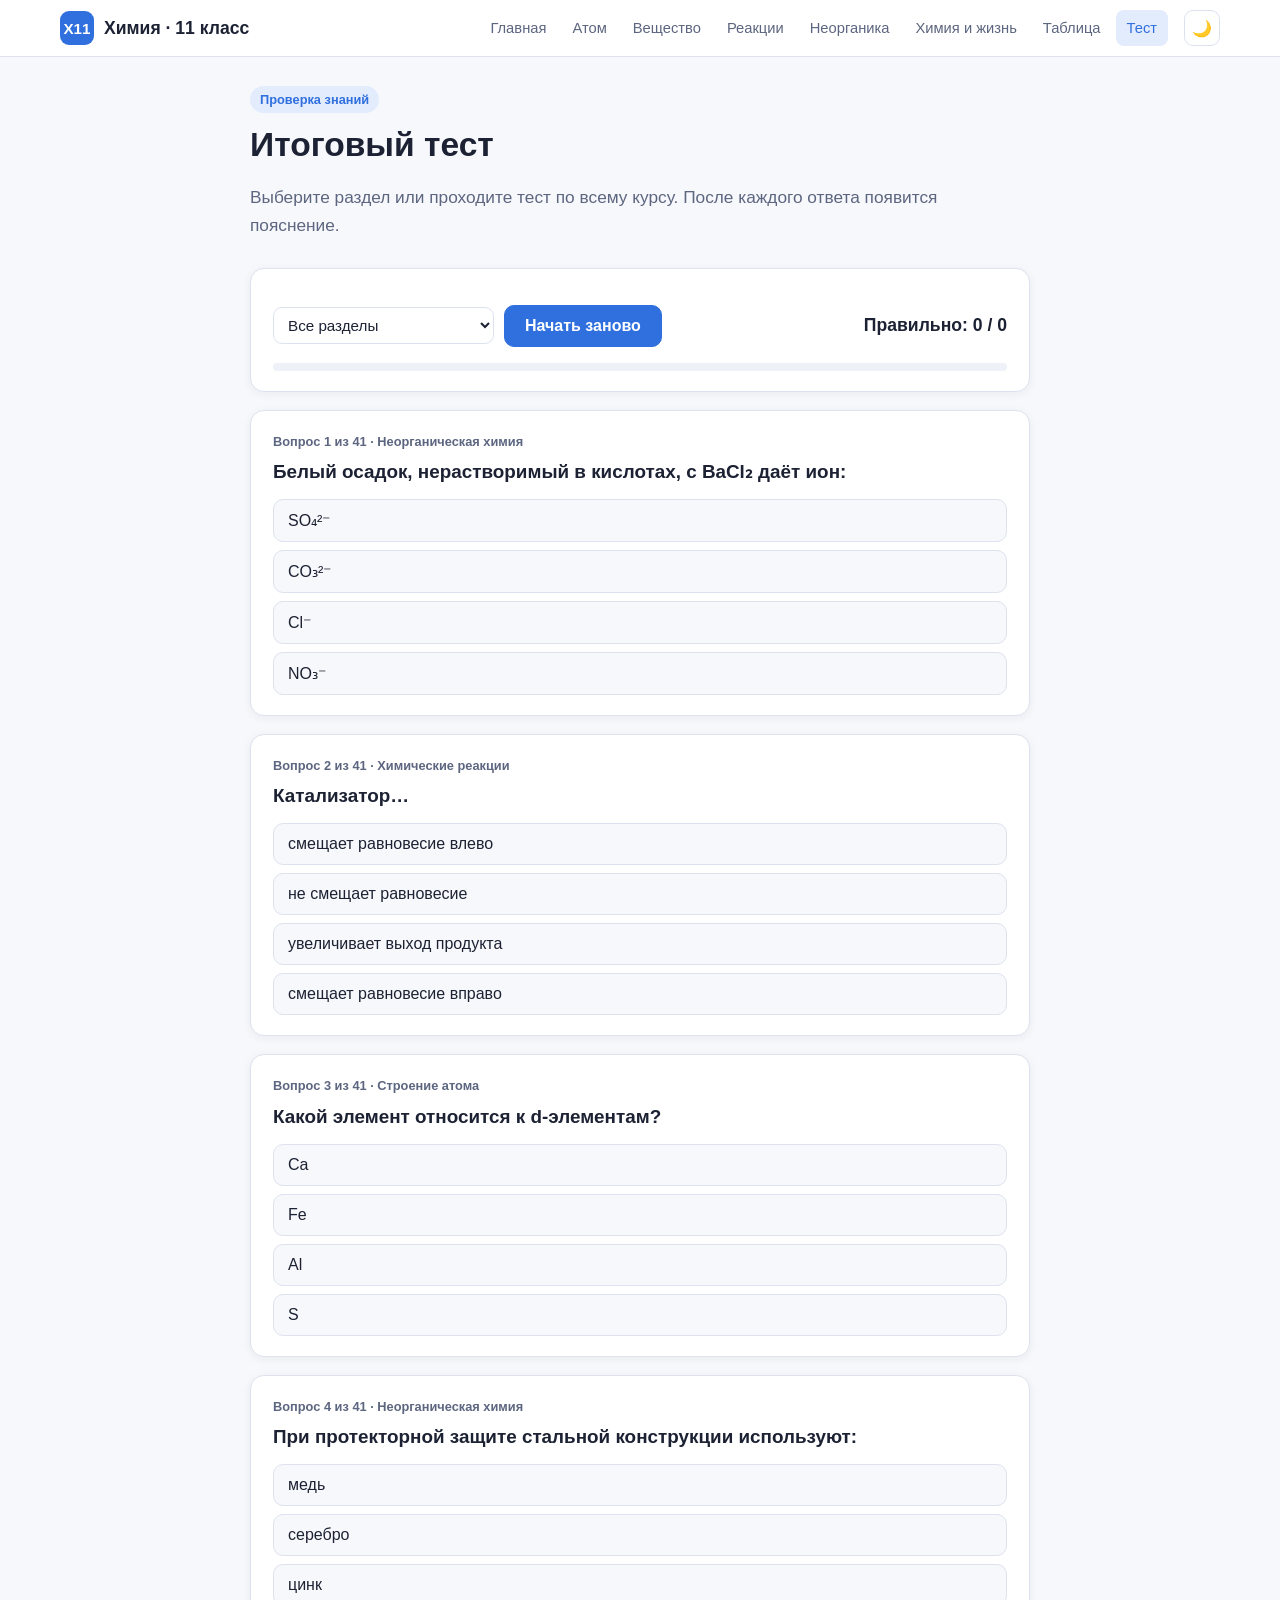
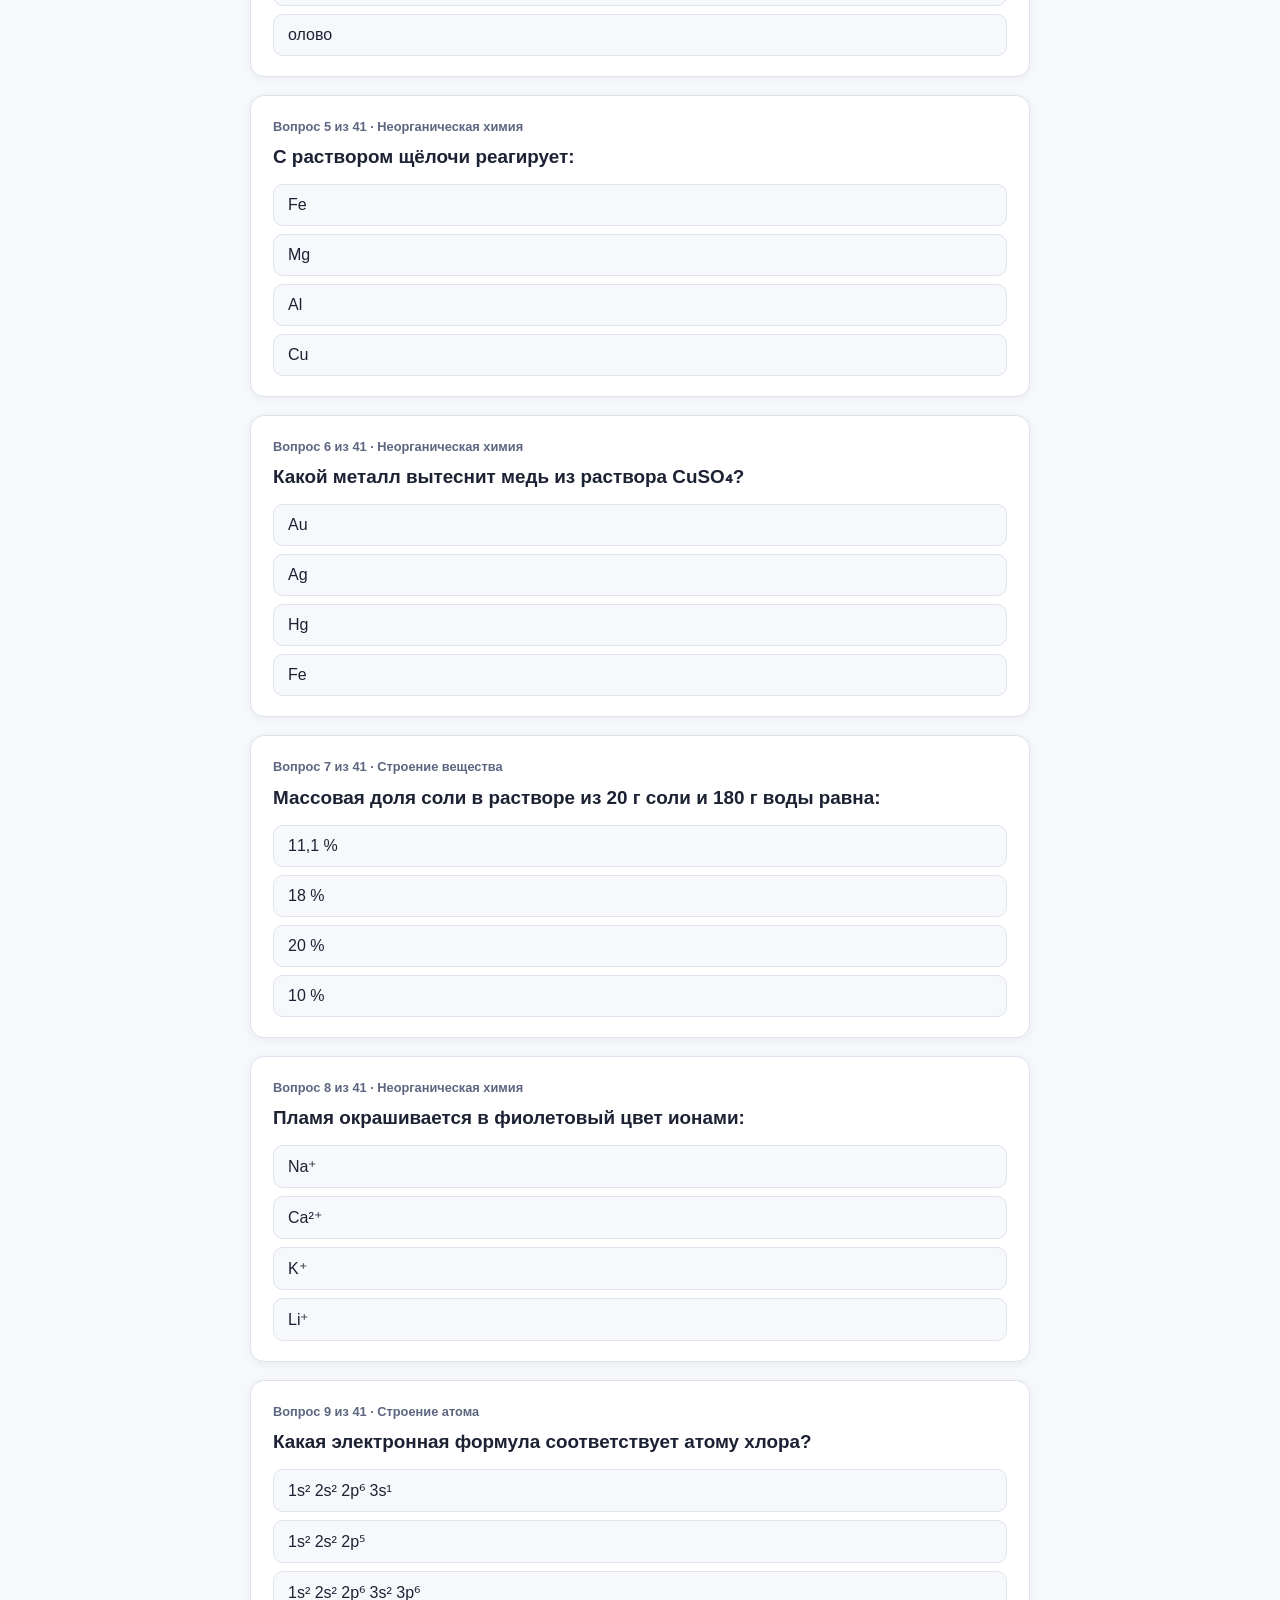
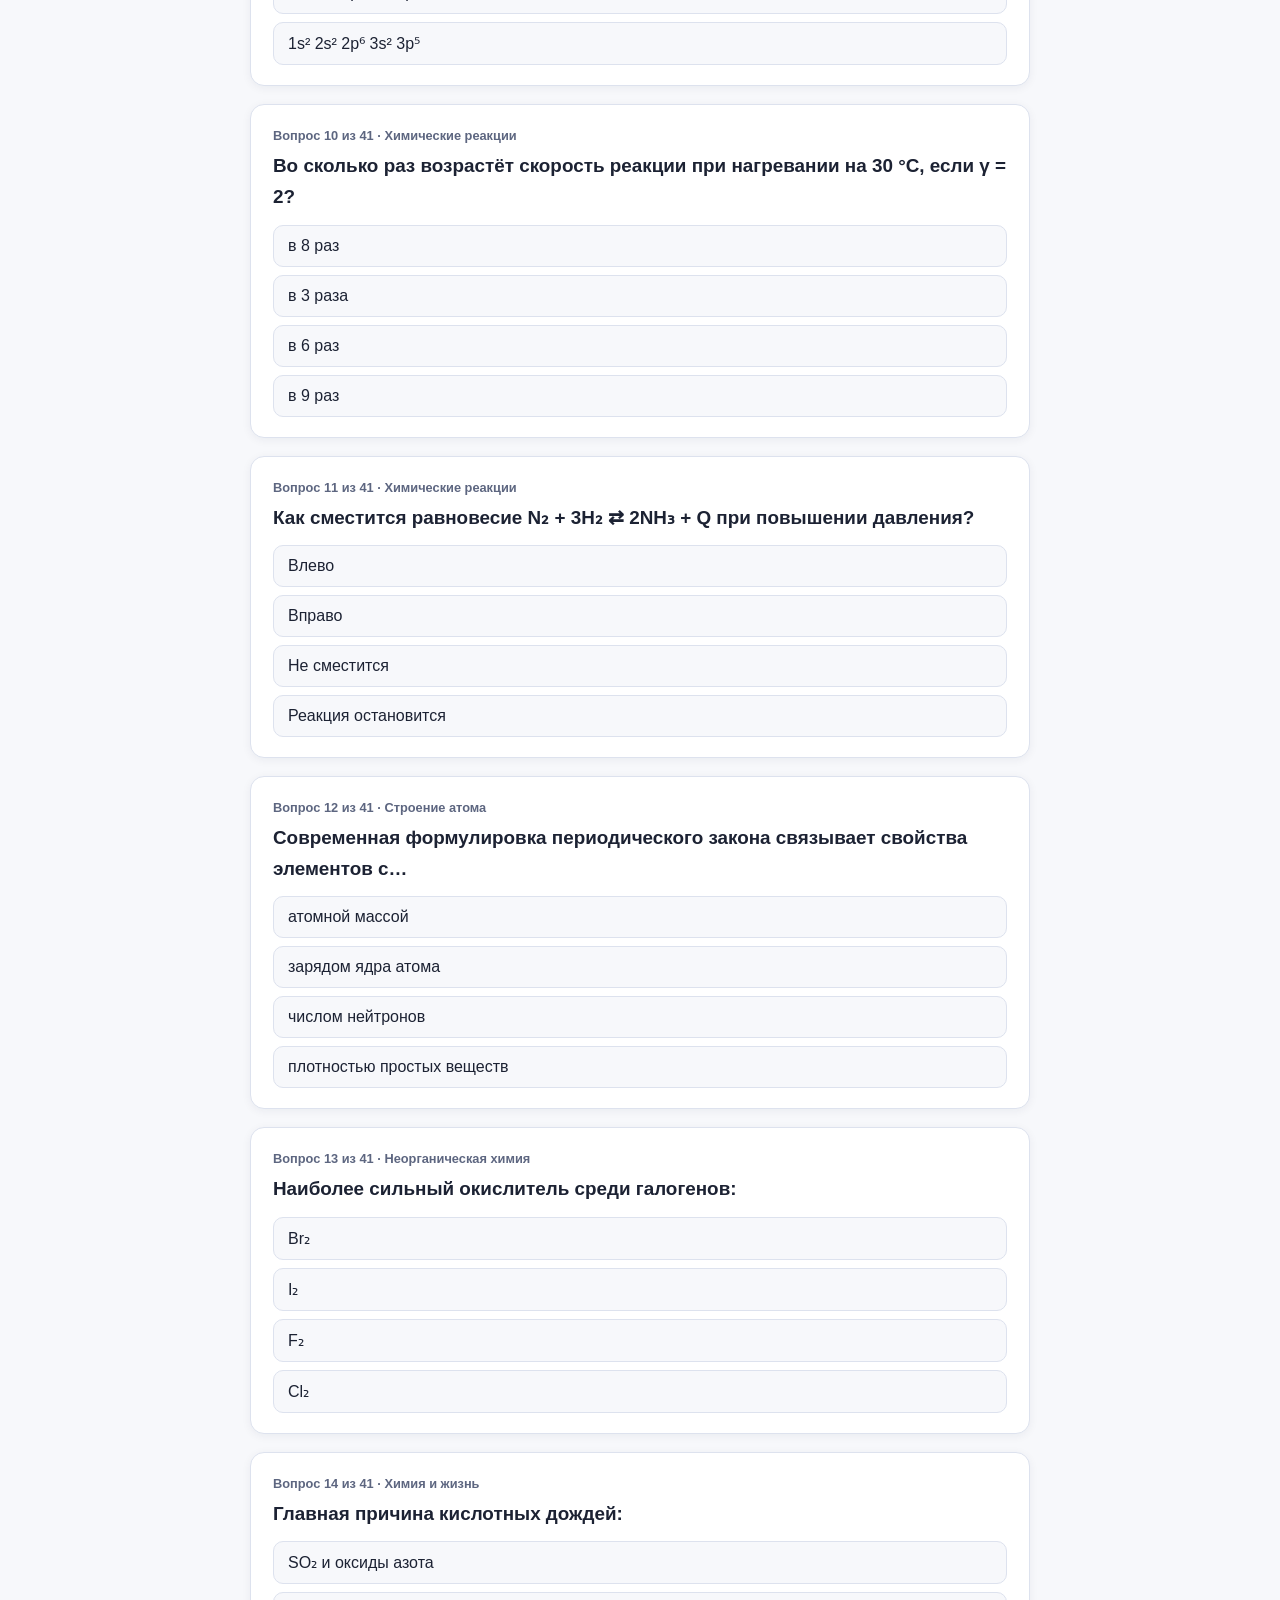
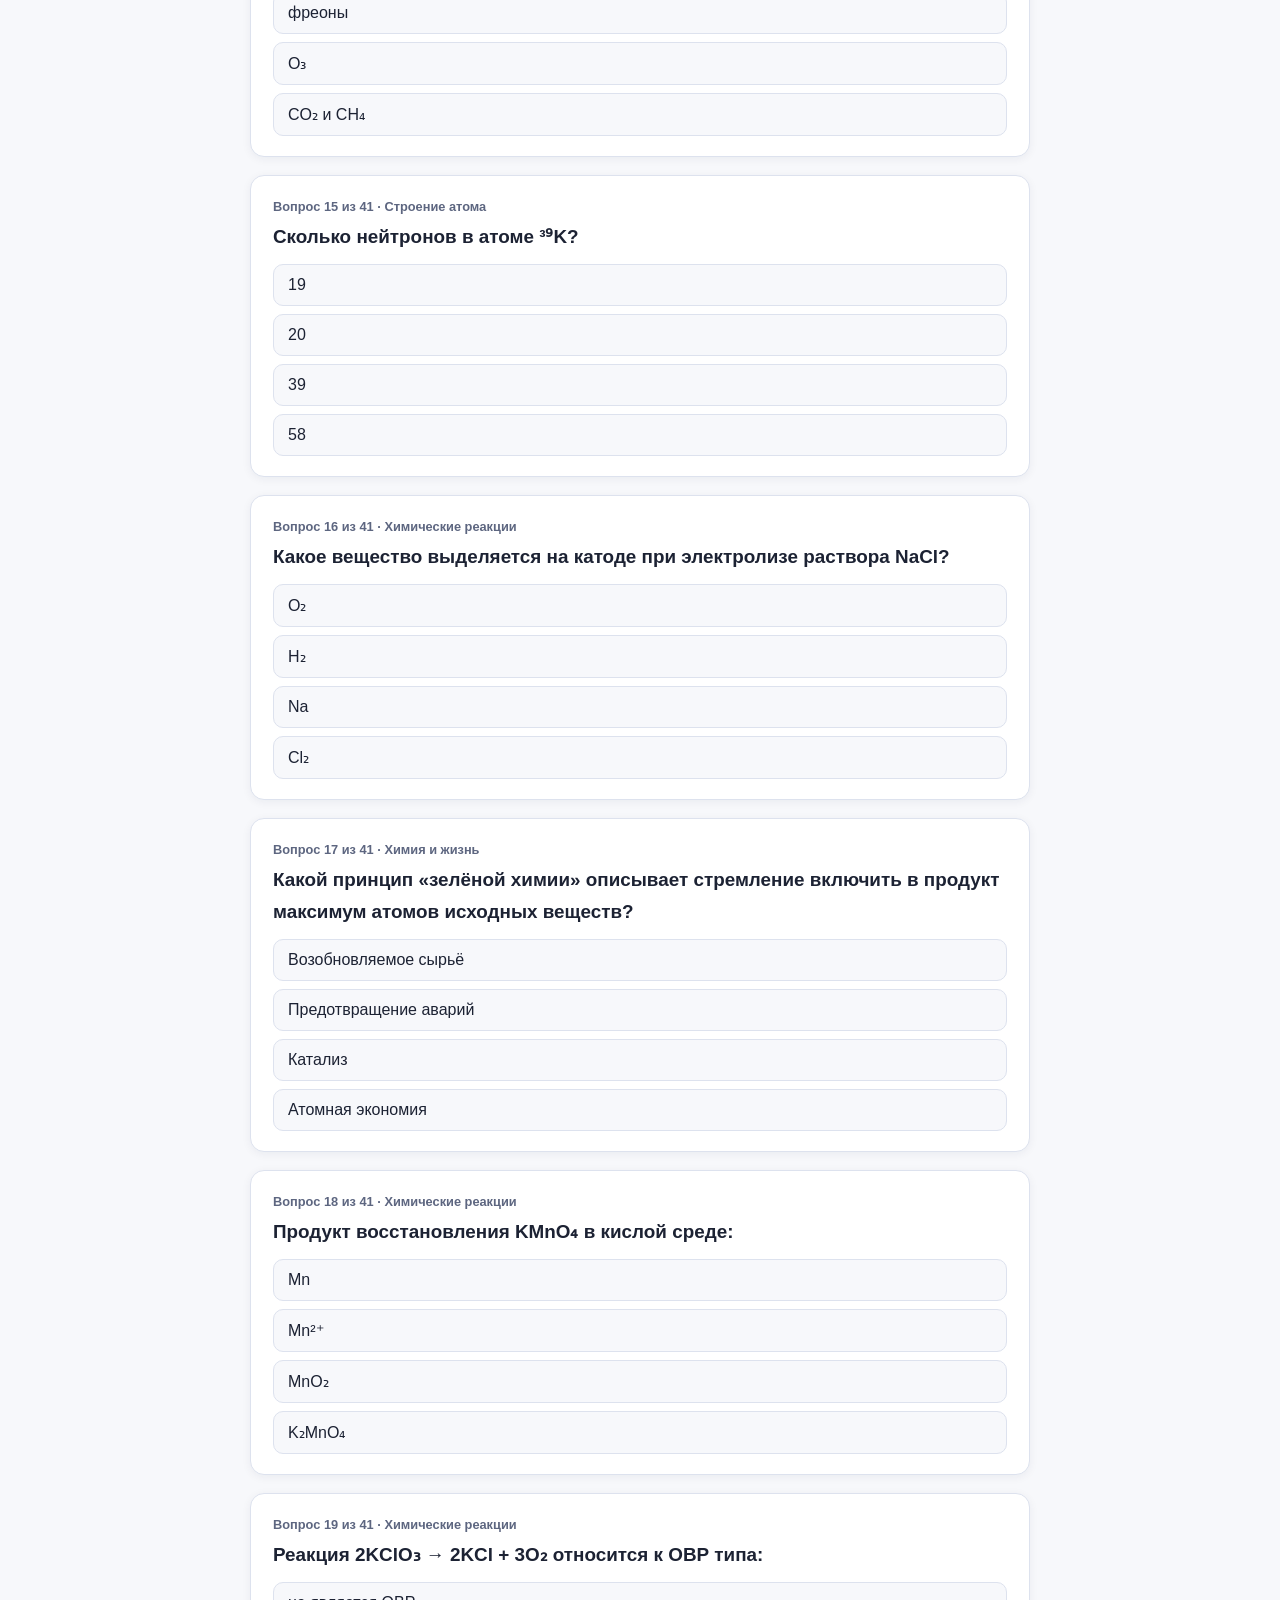
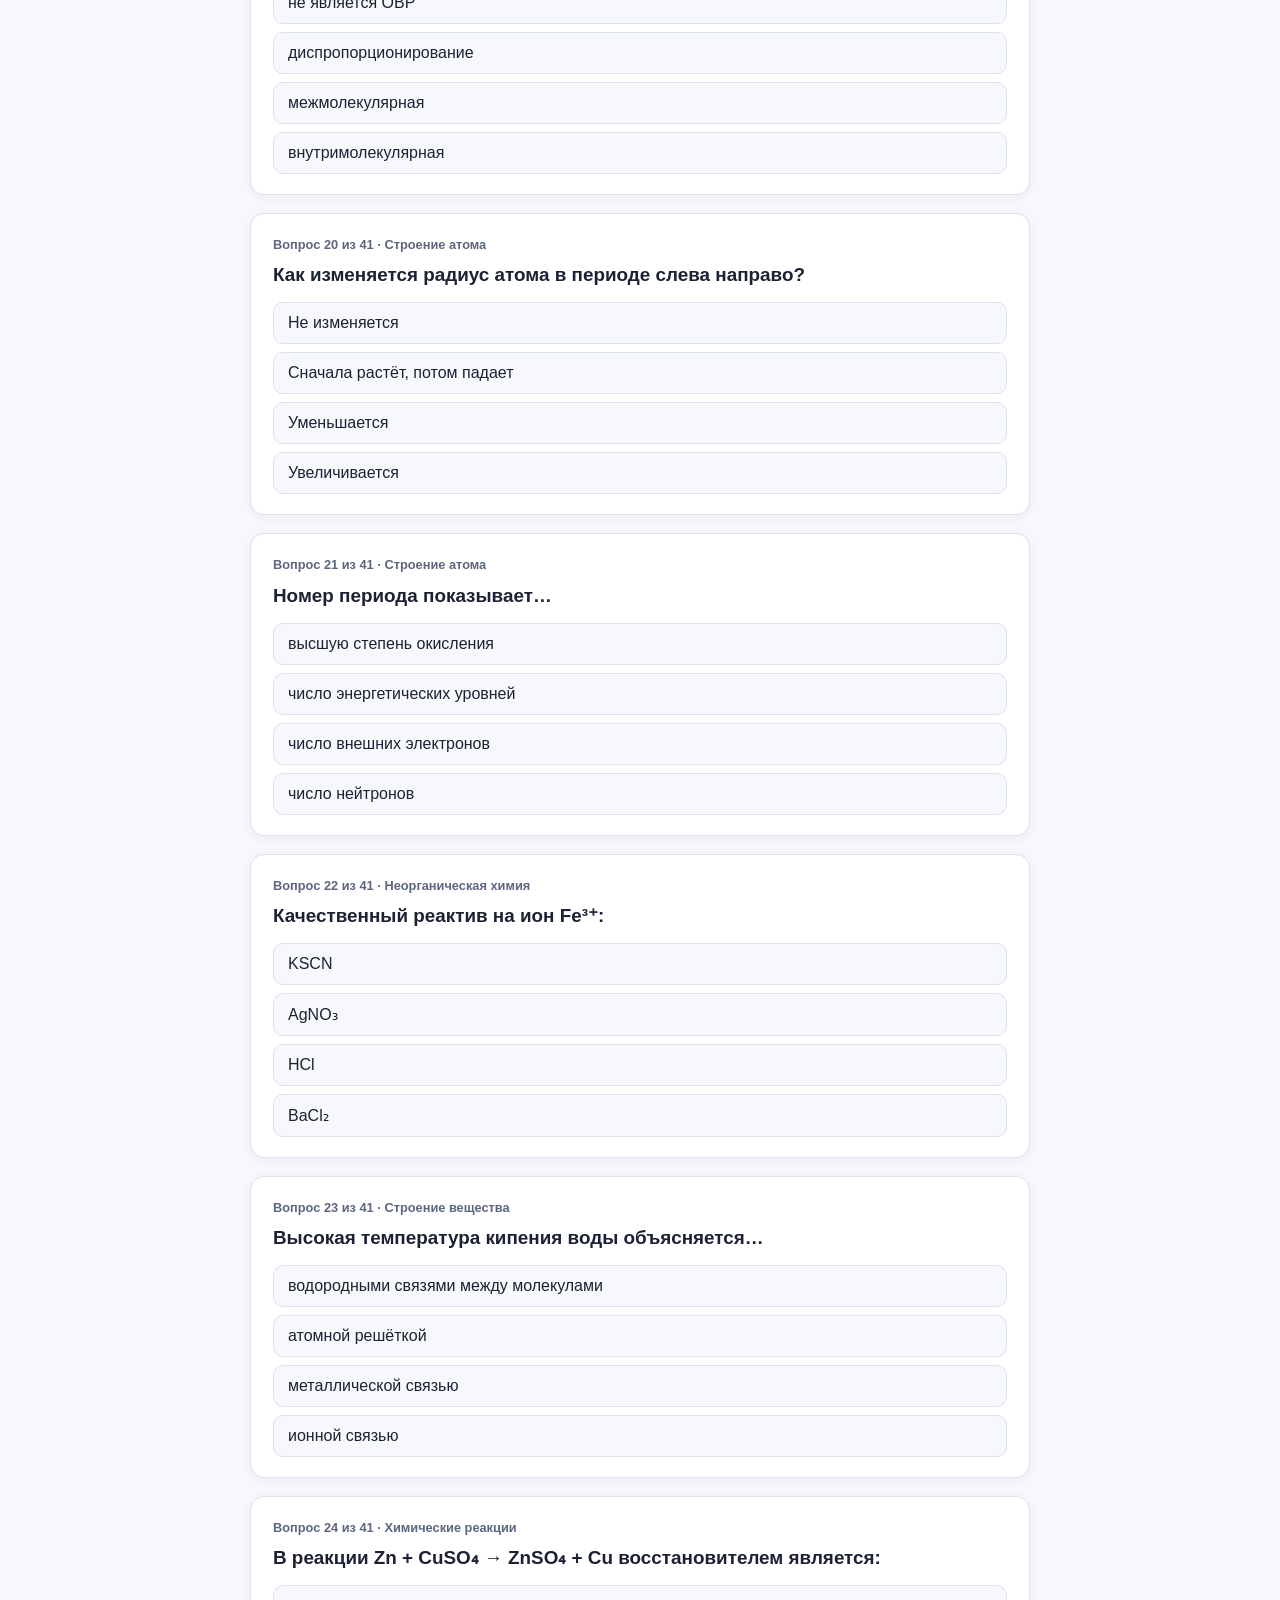
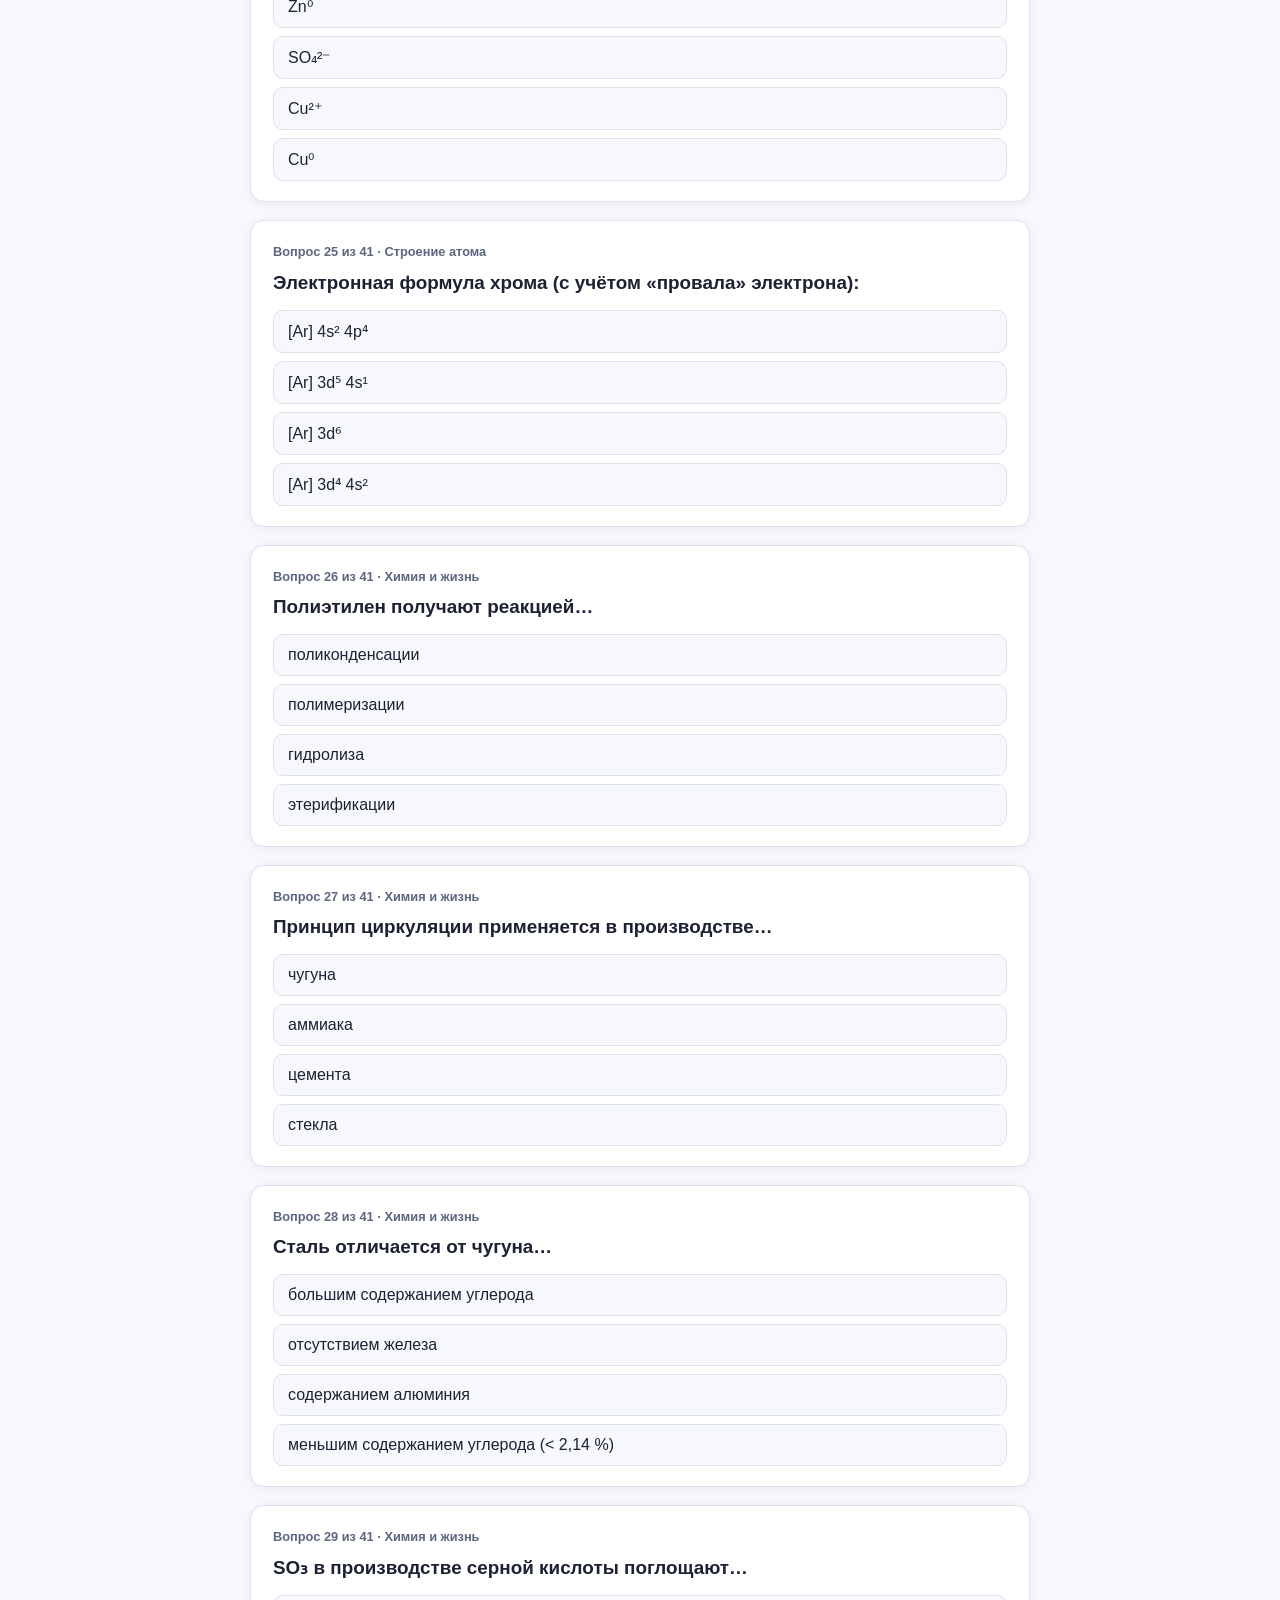
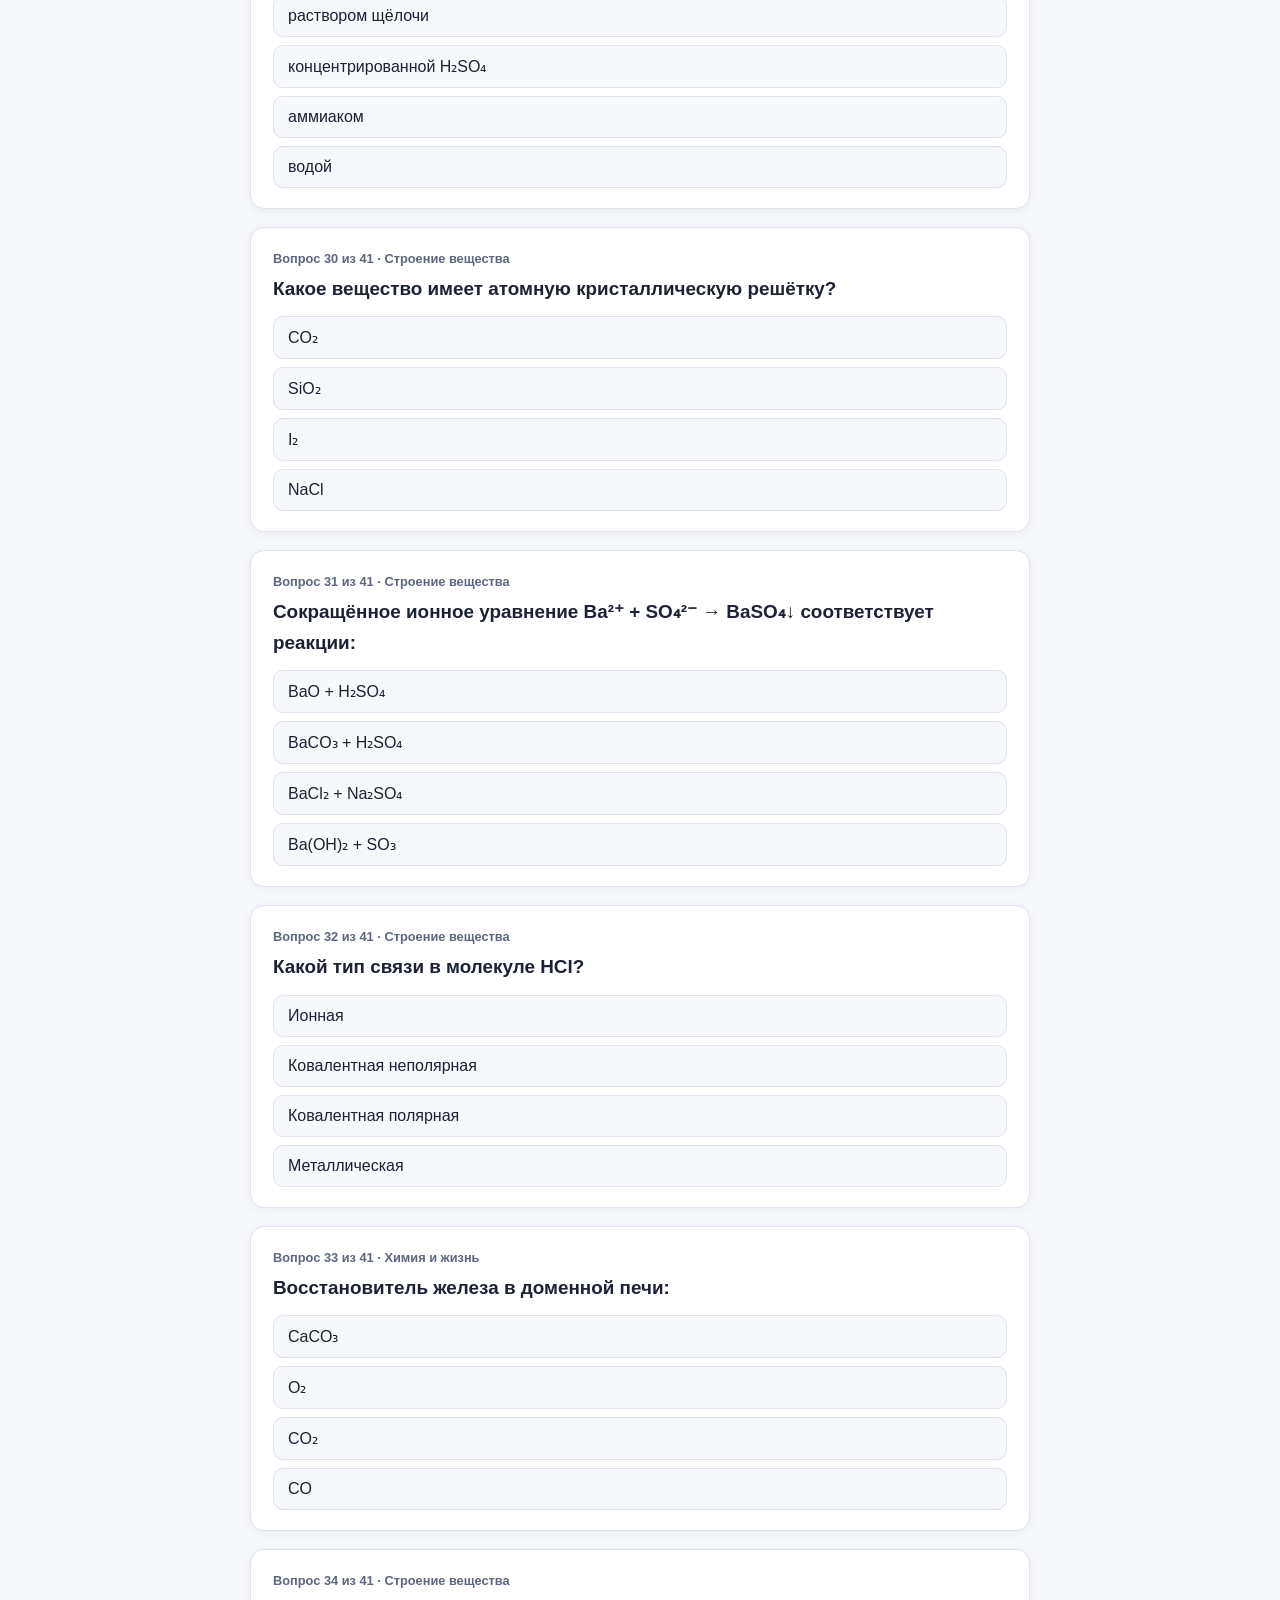
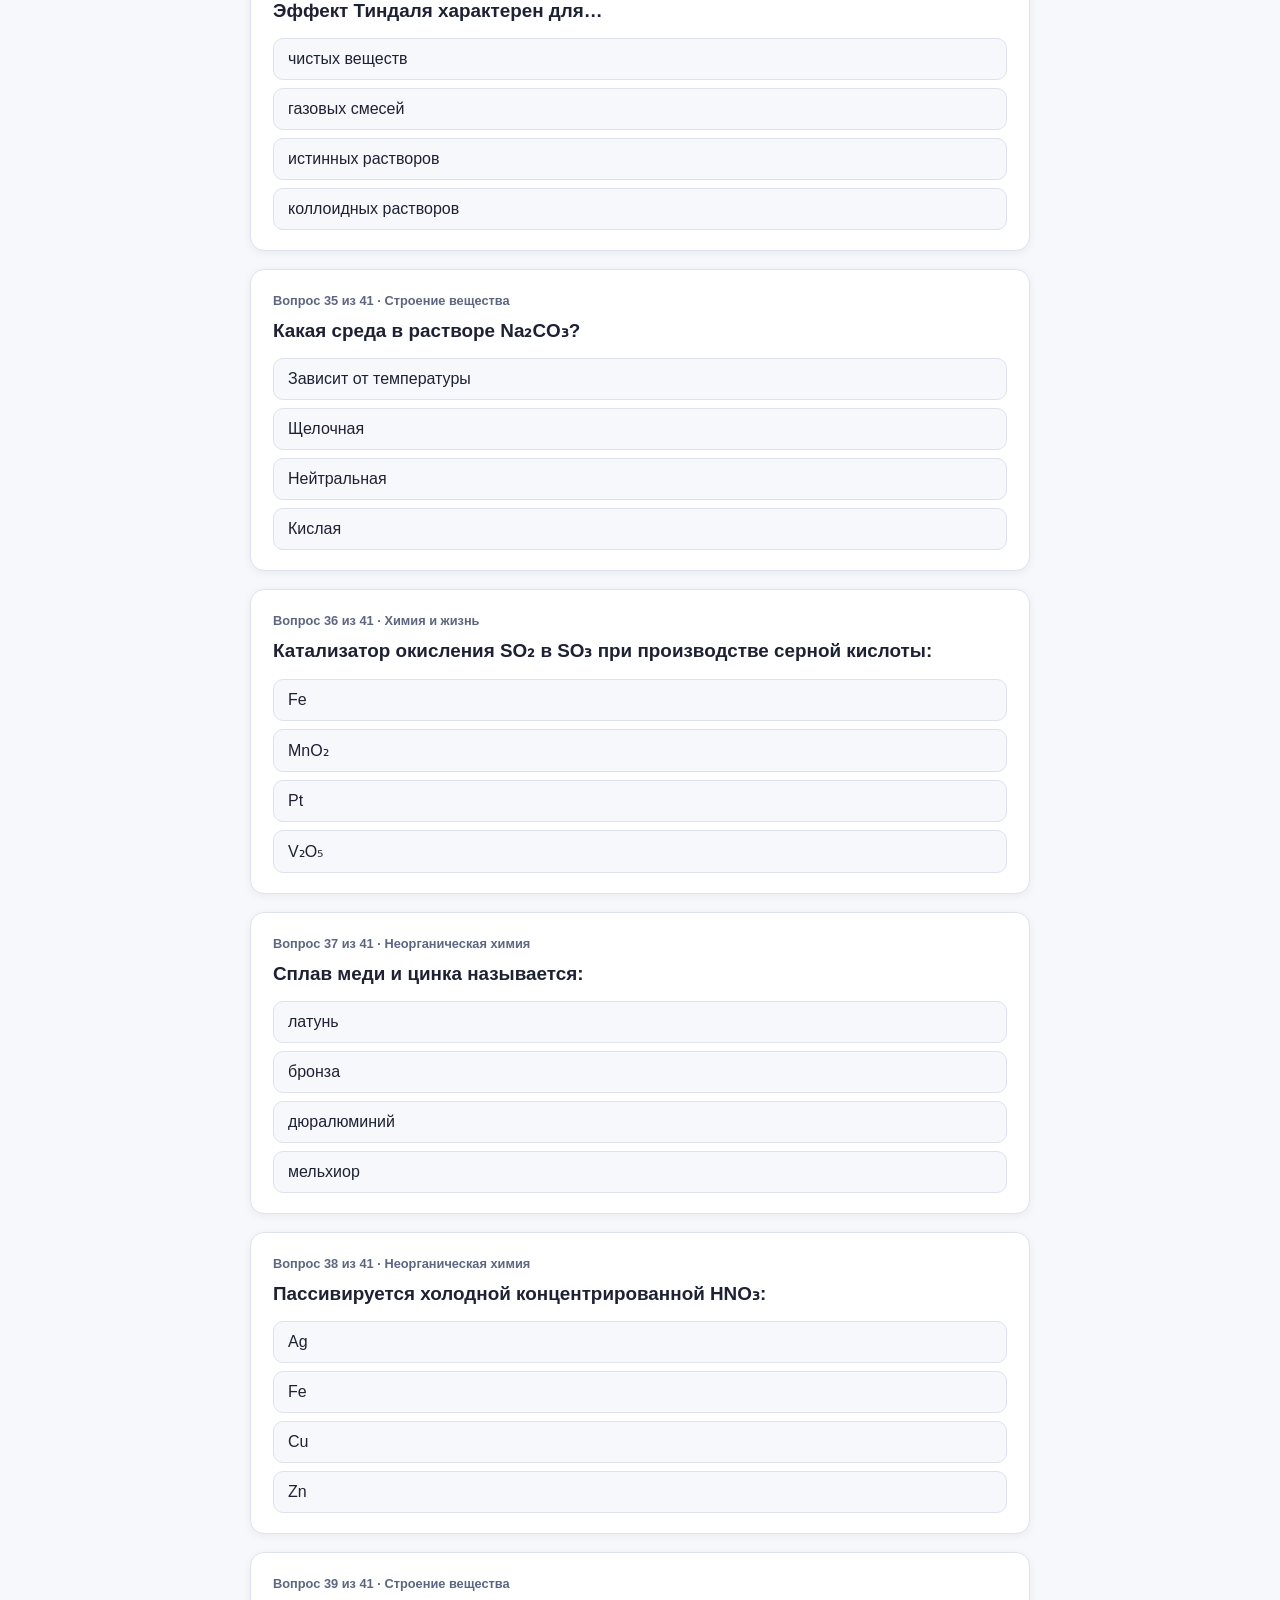
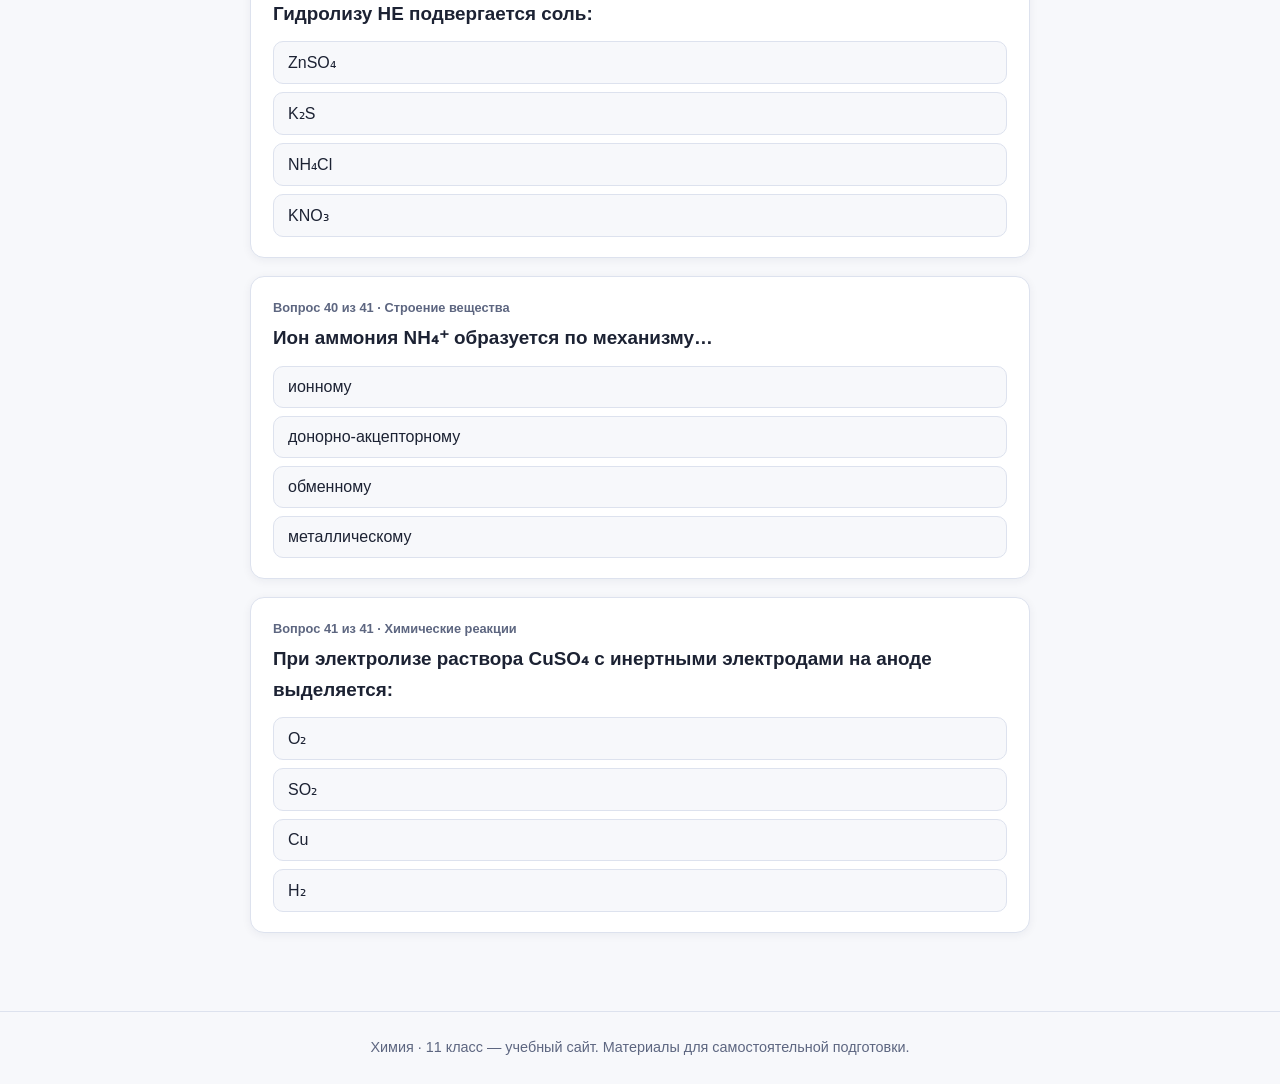
<file: quiz.html>
<!DOCTYPE html>
<html lang="ru">
<head>
  <meta charset="UTF-8">
  <meta name="viewport" content="width=device-width, initial-scale=1.0">
  <title>Итоговый тест · Химия 11</title>
  <link rel="stylesheet" href="assets/style.css">
  <link rel="icon" href="data:image/svg+xml,<svg xmlns='http://www.w3.org/2000/svg' viewBox='0 0 100 100'><text y='.9em' font-size='90'>✅</text></svg>">
  <script src="assets/main.js"></script>
</head>
<body data-page="quiz">
<header id="site-header"></header>

<main class="container" style="max-width:820px;padding-top:28px;padding-bottom:60px">
  <span class="badge">Проверка знаний</span>
  <h1>Итоговый тест</h1>
  <p class="lead">Выберите раздел или проходите тест по всему курсу. После каждого ответа появится пояснение.</p>

  <div class="card">
    <div class="quiz-bar">
      <select id="section">
        <option value="all">Все разделы</option>
        <option value="1">1. Строение атома</option>
        <option value="2">2. Строение вещества</option>
        <option value="3">3. Химические реакции</option>
        <option value="4">4. Неорганическая химия</option>
        <option value="5">5. Химия и жизнь</option>
      </select>
      <button class="btn" id="restart">Начать заново</button>
      <span class="score" id="score" style="margin-left:auto"></span>
    </div>
    <div class="progress"><div id="bar"></div></div>
  </div>

  <div id="quiz"></div>
  <div class="card" id="final" style="display:none;text-align:center"></div>
</main>

<footer id="site-footer"></footer>
<script>
(function () {
  const Q = [
    // --- Раздел 1 ---
    { s: 1, q: "Сколько нейтронов в атоме ³⁹K?", o: ["19", "20", "39", "58"], a: 1, e: "N = A − Z = 39 − 19 = 20." },
    { s: 1, q: "Какая электронная формула соответствует атому хлора?", o: ["1s² 2s² 2p⁶ 3s² 3p⁵", "1s² 2s² 2p⁶ 3s² 3p⁶", "1s² 2s² 2p⁵", "1s² 2s² 2p⁶ 3s¹"], a: 0, e: "У хлора Z = 17: 2 + 2 + 6 + 2 + 5 = 17 электронов." },
    { s: 1, q: "Какой элемент относится к d-элементам?", o: ["Ca", "Al", "Fe", "S"], a: 2, e: "У железа заполняется 3d-подуровень предвнешнего уровня." },
    { s: 1, q: "Как изменяется радиус атома в периоде слева направо?", o: ["Увеличивается", "Уменьшается", "Не изменяется", "Сначала растёт, потом падает"], a: 1, e: "Заряд ядра растёт при том же числе уровней — электроны притягиваются сильнее, атом сжимается." },
    { s: 1, q: "Современная формулировка периодического закона связывает свойства элементов с…", o: ["атомной массой", "числом нейтронов", "зарядом ядра атома", "плотностью простых веществ"], a: 2, e: "Менделеев опирался на атомный вес, но физический смысл периодичности — заряд ядра." },
    { s: 1, q: "Номер периода показывает…", o: ["число внешних электронов", "число энергетических уровней", "высшую степень окисления", "число нейтронов"], a: 1, e: "Например, у Na (3-й период) три энергетических уровня." },
    { s: 1, q: "Электронная формула хрома (с учётом «провала» электрона):", o: ["[Ar] 3d⁴ 4s²", "[Ar] 3d⁵ 4s¹", "[Ar] 3d⁶", "[Ar] 4s² 4p⁴"], a: 1, e: "Наполовину заполненный d⁵-подуровень устойчивее, поэтому один электрон переходит с 4s на 3d." },

    // --- Раздел 2 ---
    { s: 2, q: "Какой тип связи в молекуле HCl?", o: ["Ионная", "Ковалентная неполярная", "Ковалентная полярная", "Металлическая"], a: 2, e: "Связь между разными неметаллами; электронная пара смещена к хлору." },
    { s: 2, q: "Какое вещество имеет атомную кристаллическую решётку?", o: ["NaCl", "SiO₂", "CO₂", "I₂"], a: 1, e: "Кварц SiO₂ — атомная решётка; поэтому он твёрдый и тугоплавкий, в отличие от молекулярного CO₂." },
    { s: 2, q: "Ион аммония NH₄⁺ образуется по механизму…", o: ["обменному", "донорно-акцепторному", "ионному", "металлическому"], a: 1, e: "Азот предоставляет неподелённую электронную пару, а H⁺ — свободную орбиталь." },
    { s: 2, q: "Высокая температура кипения воды объясняется…", o: ["ионной связью", "водородными связями между молекулами", "металлической связью", "атомной решёткой"], a: 1, e: "Водородные связи между молекулами H₂O требуют дополнительной энергии на разрыв." },
    { s: 2, q: "Сокращённое ионное уравнение Ba²⁺ + SO₄²⁻ → BaSO₄↓ соответствует реакции:", o: ["BaCO₃ + H₂SO₄", "BaCl₂ + Na₂SO₄", "Ba(OH)₂ + SO₃", "BaO + H₂SO₄"], a: 1, e: "Только в этом случае оба исходных вещества — растворимые сильные электролиты." },
    { s: 2, q: "Какая среда в растворе Na₂CO₃?", o: ["Кислая", "Нейтральная", "Щелочная", "Зависит от температуры"], a: 2, e: "Соль сильного основания и слабой кислоты — гидролиз по аниону, образуются ионы OH⁻." },
    { s: 2, q: "Массовая доля соли в растворе из 20 г соли и 180 г воды равна:", o: ["10 %", "11,1 %", "20 %", "18 %"], a: 0, e: "ω = 20 / (20 + 180) = 0,1 = 10 %." },
    { s: 2, q: "Эффект Тиндаля характерен для…", o: ["истинных растворов", "коллоидных растворов", "чистых веществ", "газовых смесей"], a: 1, e: "Коллоидные частицы (1–100 нм) рассеивают свет, и луч становится видимым." },
    { s: 2, q: "Гидролизу НЕ подвергается соль:", o: ["NH₄Cl", "K₂S", "KNO₃", "ZnSO₄"], a: 2, e: "KNO₃ образован сильным основанием и сильной кислотой." },

    // --- Раздел 3 ---
    { s: 3, q: "Во сколько раз возрастёт скорость реакции при нагревании на 30 °C, если γ = 2?", o: ["в 6 раз", "в 8 раз", "в 9 раз", "в 3 раза"], a: 1, e: "2^(30/10) = 2³ = 8." },
    { s: 3, q: "Как сместится равновесие N₂ + 3H₂ ⇄ 2NH₃ + Q при повышении давления?", o: ["Вправо", "Влево", "Не сместится", "Реакция остановится"], a: 0, e: "Слева 4 моль газов, справа 2 — давление смещает равновесие в сторону меньшего объёма." },
    { s: 3, q: "Катализатор…", o: ["смещает равновесие вправо", "смещает равновесие влево", "не смещает равновесие", "увеличивает выход продукта"], a: 2, e: "Катализатор ускоряет и прямую, и обратную реакции одинаково." },
    { s: 3, q: "В реакции Zn + CuSO₄ → ZnSO₄ + Cu восстановителем является:", o: ["Cu²⁺", "Zn⁰", "SO₄²⁻", "Cu⁰"], a: 1, e: "Цинк отдаёт электроны: Zn⁰ − 2e⁻ → Zn²⁺." },
    { s: 3, q: "Продукт восстановления KMnO₄ в кислой среде:", o: ["MnO₂", "K₂MnO₄", "Mn²⁺", "Mn"], a: 2, e: "В кислой среде Mn⁺⁷ восстанавливается до Mn⁺², раствор обесцвечивается." },
    { s: 3, q: "Какое вещество выделяется на катоде при электролизе раствора NaCl?", o: ["Na", "Cl₂", "H₂", "O₂"], a: 2, e: "Натрий — активный металл, поэтому на катоде восстанавливается вода: 2H₂O + 2e⁻ → H₂ + 2OH⁻." },
    { s: 3, q: "При электролизе раствора CuSO₄ с инертными электродами на аноде выделяется:", o: ["SO₂", "O₂", "H₂", "Cu"], a: 1, e: "Сульфат-ион кислородсодержащий, окисляется вода: 2H₂O − 4e⁻ → O₂ + 4H⁺." },
    { s: 3, q: "Реакция 2KClO₃ → 2KCl + 3O₂ относится к ОВР типа:", o: ["межмолекулярная", "внутримолекулярная", "диспропорционирование", "не является ОВР"], a: 1, e: "Окислитель (Cl⁺⁵) и восстановитель (O⁻²) — разные элементы в одной молекуле." },

    // --- Раздел 4 ---
    { s: 4, q: "Какой металл вытеснит медь из раствора CuSO₄?", o: ["Ag", "Hg", "Fe", "Au"], a: 2, e: "Железо стоит левее меди в ряду активности." },
    { s: 4, q: "С раствором щёлочи реагирует:", o: ["Fe", "Cu", "Al", "Mg"], a: 2, e: "Алюминий — амфотерный металл: 2Al + 2NaOH + 6H₂O → 2Na[Al(OH)₄] + 3H₂." },
    { s: 4, q: "Пассивируется холодной концентрированной HNO₃:", o: ["Cu", "Fe", "Ag", "Zn"], a: 1, e: "Fe, Al и Cr покрываются прочной оксидной плёнкой." },
    { s: 4, q: "Качественный реактив на ион Fe³⁺:", o: ["AgNO₃", "BaCl₂", "KSCN", "HCl"], a: 2, e: "Роданид калия даёт кроваво-красное окрашивание." },
    { s: 4, q: "Белый осадок, нерастворимый в кислотах, с BaCl₂ даёт ион:", o: ["Cl⁻", "SO₄²⁻", "NO₃⁻", "CO₃²⁻"], a: 1, e: "BaSO₄ не растворяется в кислотах; BaCO₃ — растворяется с выделением газа." },
    { s: 4, q: "Пламя окрашивается в фиолетовый цвет ионами:", o: ["Na⁺", "Li⁺", "K⁺", "Ca²⁺"], a: 2, e: "K — фиолетовый, Na — жёлтый, Li — карминово-красный, Ca — кирпично-красный." },
    { s: 4, q: "Наиболее сильный окислитель среди галогенов:", o: ["F₂", "Cl₂", "Br₂", "I₂"], a: 0, e: "Окислительная способность галогенов ослабевает сверху вниз по группе." },
    { s: 4, q: "Сплав меди и цинка называется:", o: ["бронза", "латунь", "мельхиор", "дюралюминий"], a: 1, e: "Бронза — Cu + Sn, мельхиор — Cu + Ni, дюралюминий — сплав на основе Al." },
    { s: 4, q: "При протекторной защите стальной конструкции используют:", o: ["медь", "олово", "цинк", "серебро"], a: 2, e: "Протектор должен быть активнее железа — тогда разрушается он, а не сталь." },

    // --- Раздел 5 ---
    { s: 5, q: "Катализатор окисления SO₂ в SO₃ при производстве серной кислоты:", o: ["Fe", "Pt", "V₂O₅", "MnO₂"], a: 2, e: "В современном контактном способе используется оксид ванадия(V)." },
    { s: 5, q: "SO₃ в производстве серной кислоты поглощают…", o: ["водой", "концентрированной H₂SO₄", "раствором щёлочи", "аммиаком"], a: 1, e: "Водой — нельзя: образуется сернокислотный туман. Получают олеум." },
    { s: 5, q: "Принцип циркуляции применяется в производстве…", o: ["чугуна", "аммиака", "стекла", "цемента"], a: 1, e: "Непрореагировавшие N₂ и H₂ возвращают в колонну синтеза." },
    { s: 5, q: "Восстановитель железа в доменной печи:", o: ["CO₂", "CO", "O₂", "CaCO₃"], a: 1, e: "Угарный газ образуется из кокса и восстанавливает оксиды железа." },
    { s: 5, q: "Сталь отличается от чугуна…", o: ["большим содержанием углерода", "меньшим содержанием углерода (< 2,14 %)", "отсутствием железа", "содержанием алюминия"], a: 1, e: "Передел чугуна в сталь — это выжигание избытка углерода и примесей." },
    { s: 5, q: "Главная причина кислотных дождей:", o: ["CO₂ и CH₄", "SO₂ и оксиды азота", "фреоны", "O₃"], a: 1, e: "В атмосфере они превращаются в серную и азотную кислоты." },
    { s: 5, q: "Полиэтилен получают реакцией…", o: ["поликонденсации", "полимеризации", "гидролиза", "этерификации"], a: 1, e: "nCH₂=CH₂ → (−CH₂−CH₂−)ₙ, без побочных продуктов." },
    { s: 5, q: "Какой принцип «зелёной химии» описывает стремление включить в продукт максимум атомов исходных веществ?", o: ["Катализ", "Атомная экономия", "Возобновляемое сырьё", "Предотвращение аварий"], a: 1, e: "Атомная экономия = M(продукта) / ΣM(реагентов) · 100 %." }
  ];

  const $ = id => document.getElementById(id);
  let list = [], answered = 0, correct = 0;

  function shuffle(arr) {
    const a = arr.slice();
    for (let i = a.length - 1; i > 0; i--) { const j = Math.floor(Math.random() * (i + 1)); [a[i], a[j]] = [a[j], a[i]]; }
    return a;
  }
  const NAMES = { 1: "Строение атома", 2: "Строение вещества", 3: "Химические реакции", 4: "Неорганическая химия", 5: "Химия и жизнь" };

  function render() {
    const sec = $("section").value;
    list = shuffle(Q.filter(q => sec === "all" || String(q.s) === sec));
    answered = 0; correct = 0;
    $("final").style.display = "none";
    const box = $("quiz"); box.innerHTML = "";
    list.forEach((item, i) => {
      const card = document.createElement("div");
      card.className = "card quiz-q";
      const order = shuffle(item.o.map((t, k) => ({ t, k })));
      card.innerHTML = '<div class="q-meta">Вопрос ' + (i + 1) + " из " + list.length + " · " + NAMES[item.s] + "</div><h3>" + item.q + '</h3><div class="opts"></div><div class="explain"></div>';
      const opts = card.querySelector(".opts");
      order.forEach(({ t, k }) => {
        const b = document.createElement("button");
        b.className = "opt"; b.textContent = t;
        b.onclick = () => choose(card, b, k === item.a, item);
        b.dataset.right = k === item.a ? "1" : "";
        opts.appendChild(b);
      });
      box.appendChild(card);
    });
    update();
  }
  function choose(card, btn, ok, item) {
    card.querySelectorAll(".opt").forEach(b => {
      b.disabled = true;
      if (b.dataset.right) b.classList.add("correct");
    });
    if (!ok) btn.classList.add("wrong");
    const ex = card.querySelector(".explain");
    ex.innerHTML = (ok ? "✅ <b>Верно.</b> " : "❌ <b>Неверно.</b> ") + item.e;
    ex.classList.add("show");
    answered++; if (ok) correct++;
    update();
    if (answered === list.length) finish();
  }
  function update() {
    $("score").textContent = "Правильно: " + correct + " / " + answered;
    $("bar").style.width = (list.length ? answered / list.length * 100 : 0) + "%";
  }
  function finish() {
    const p = Math.round(correct / list.length * 100);
    let grade = p >= 85 ? "Отлично! 🎉" : p >= 65 ? "Хорошо! 👍" : p >= 45 ? "Удовлетворительно — стоит повторить темы." : "Нужно повторить материал 📚";
    const f = $("final");
    f.innerHTML = "<h2 style='margin-top:0'>Результат: " + correct + " из " + list.length + " (" + p + " %)</h2><p>" + grade + "</p><button class='btn' onclick='window.scrollTo({top:0,behavior:\"smooth\"})'>Наверх</button>";
    f.style.display = "block";
  }
  $("section").addEventListener("change", render);
  $("restart").addEventListener("click", render);
  render();
})();
</script>
</body>
</html>
</file>
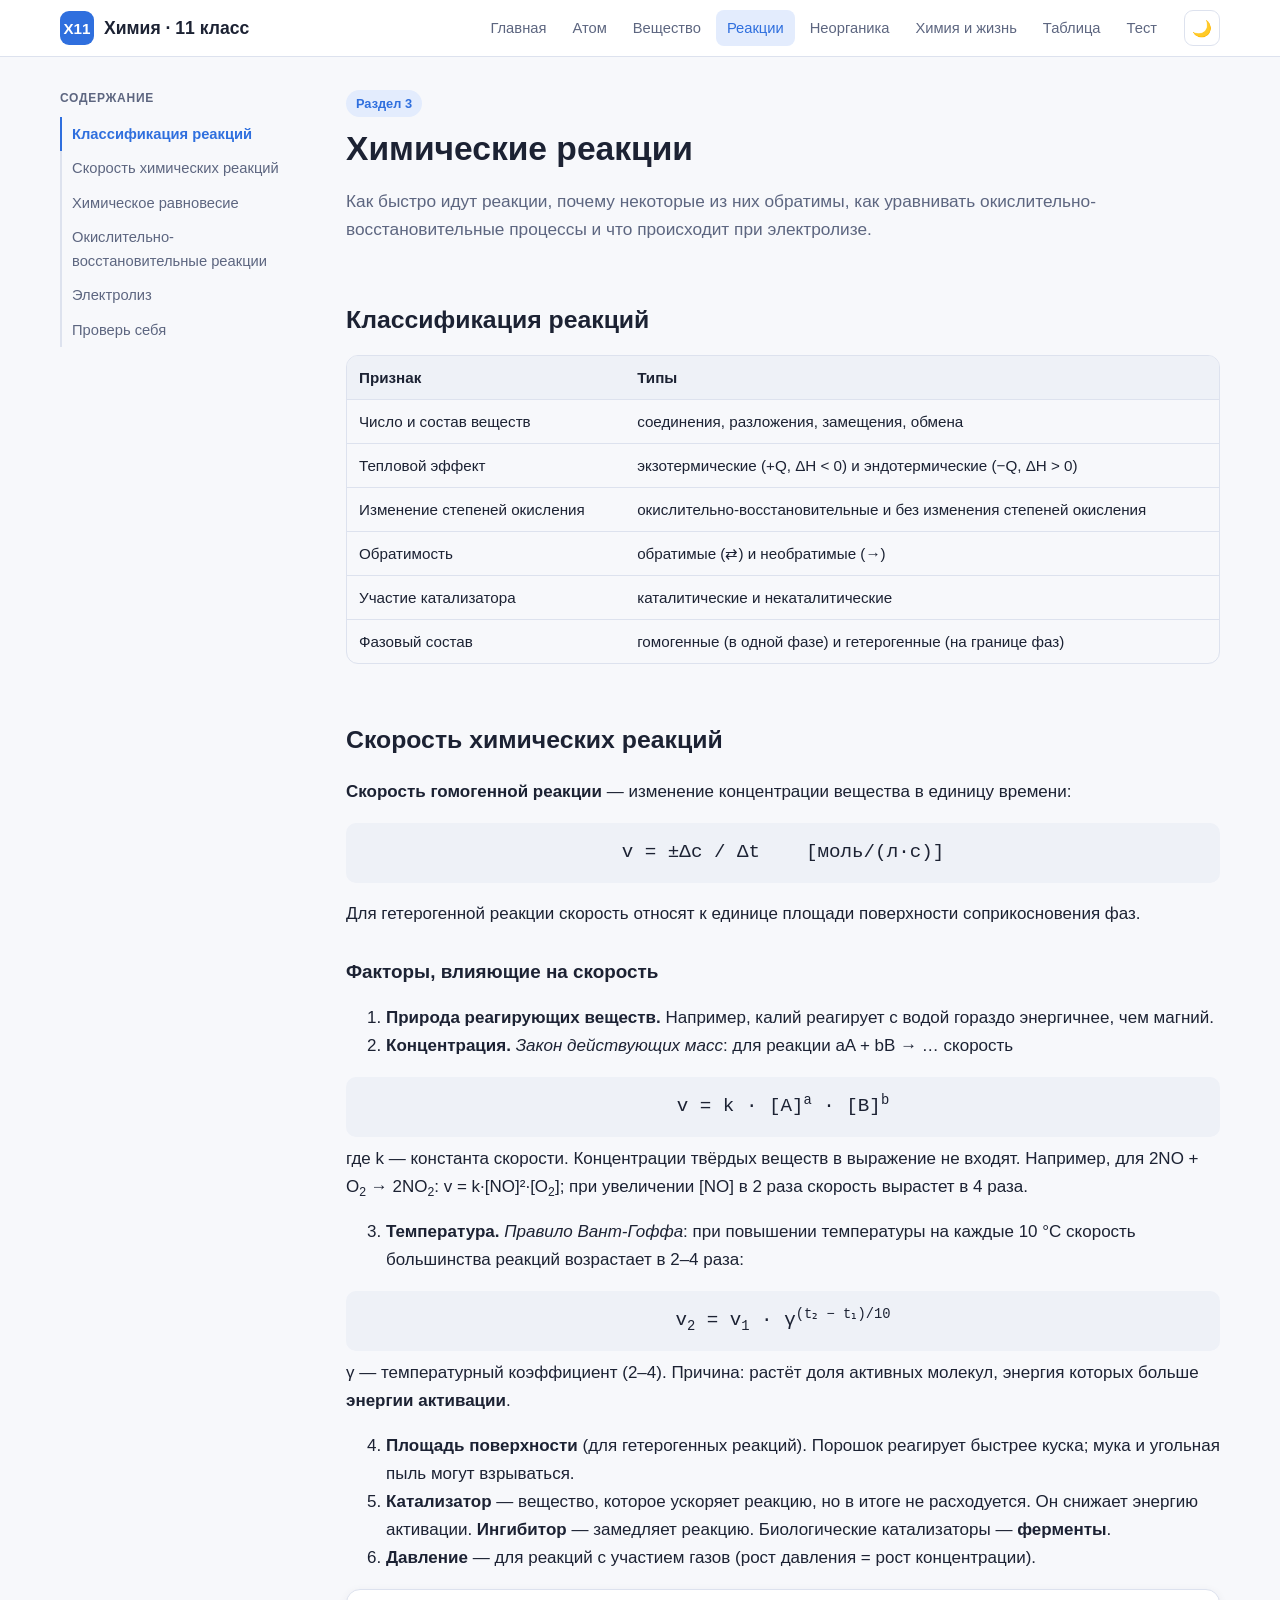
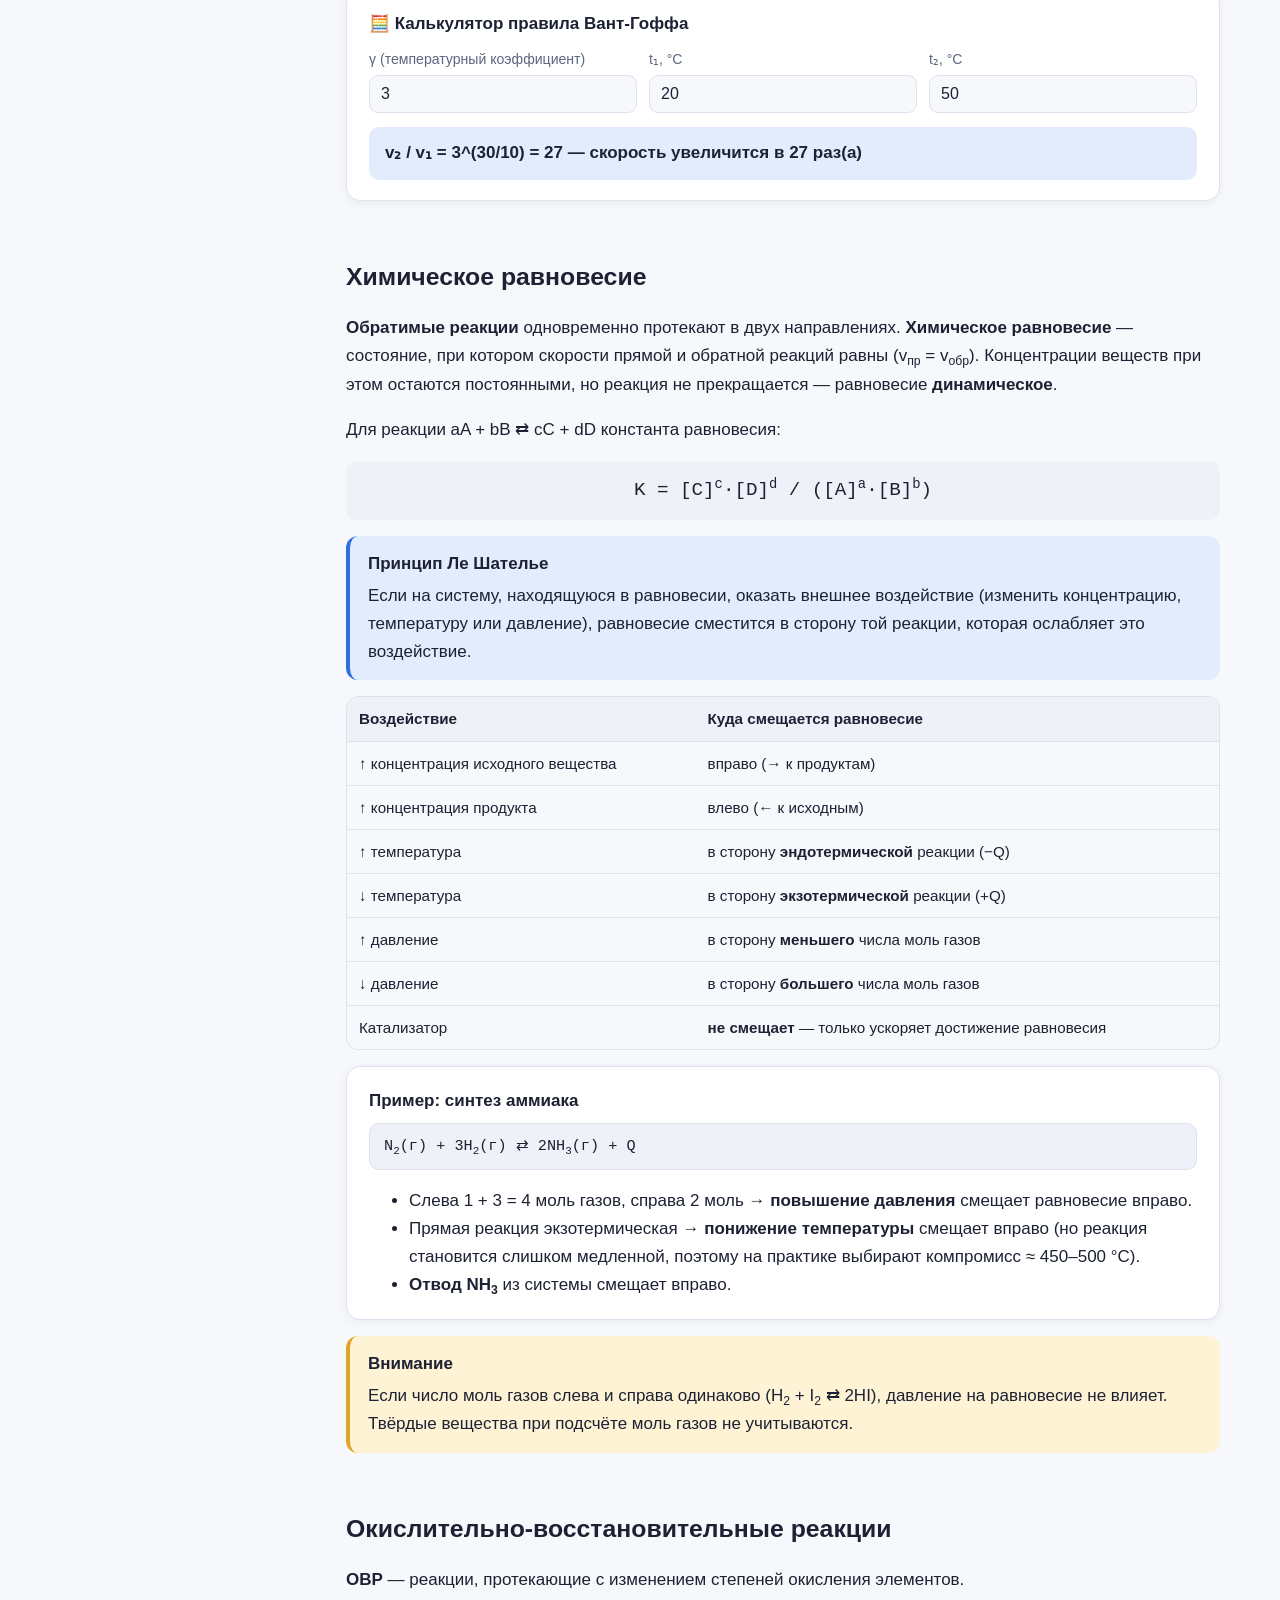
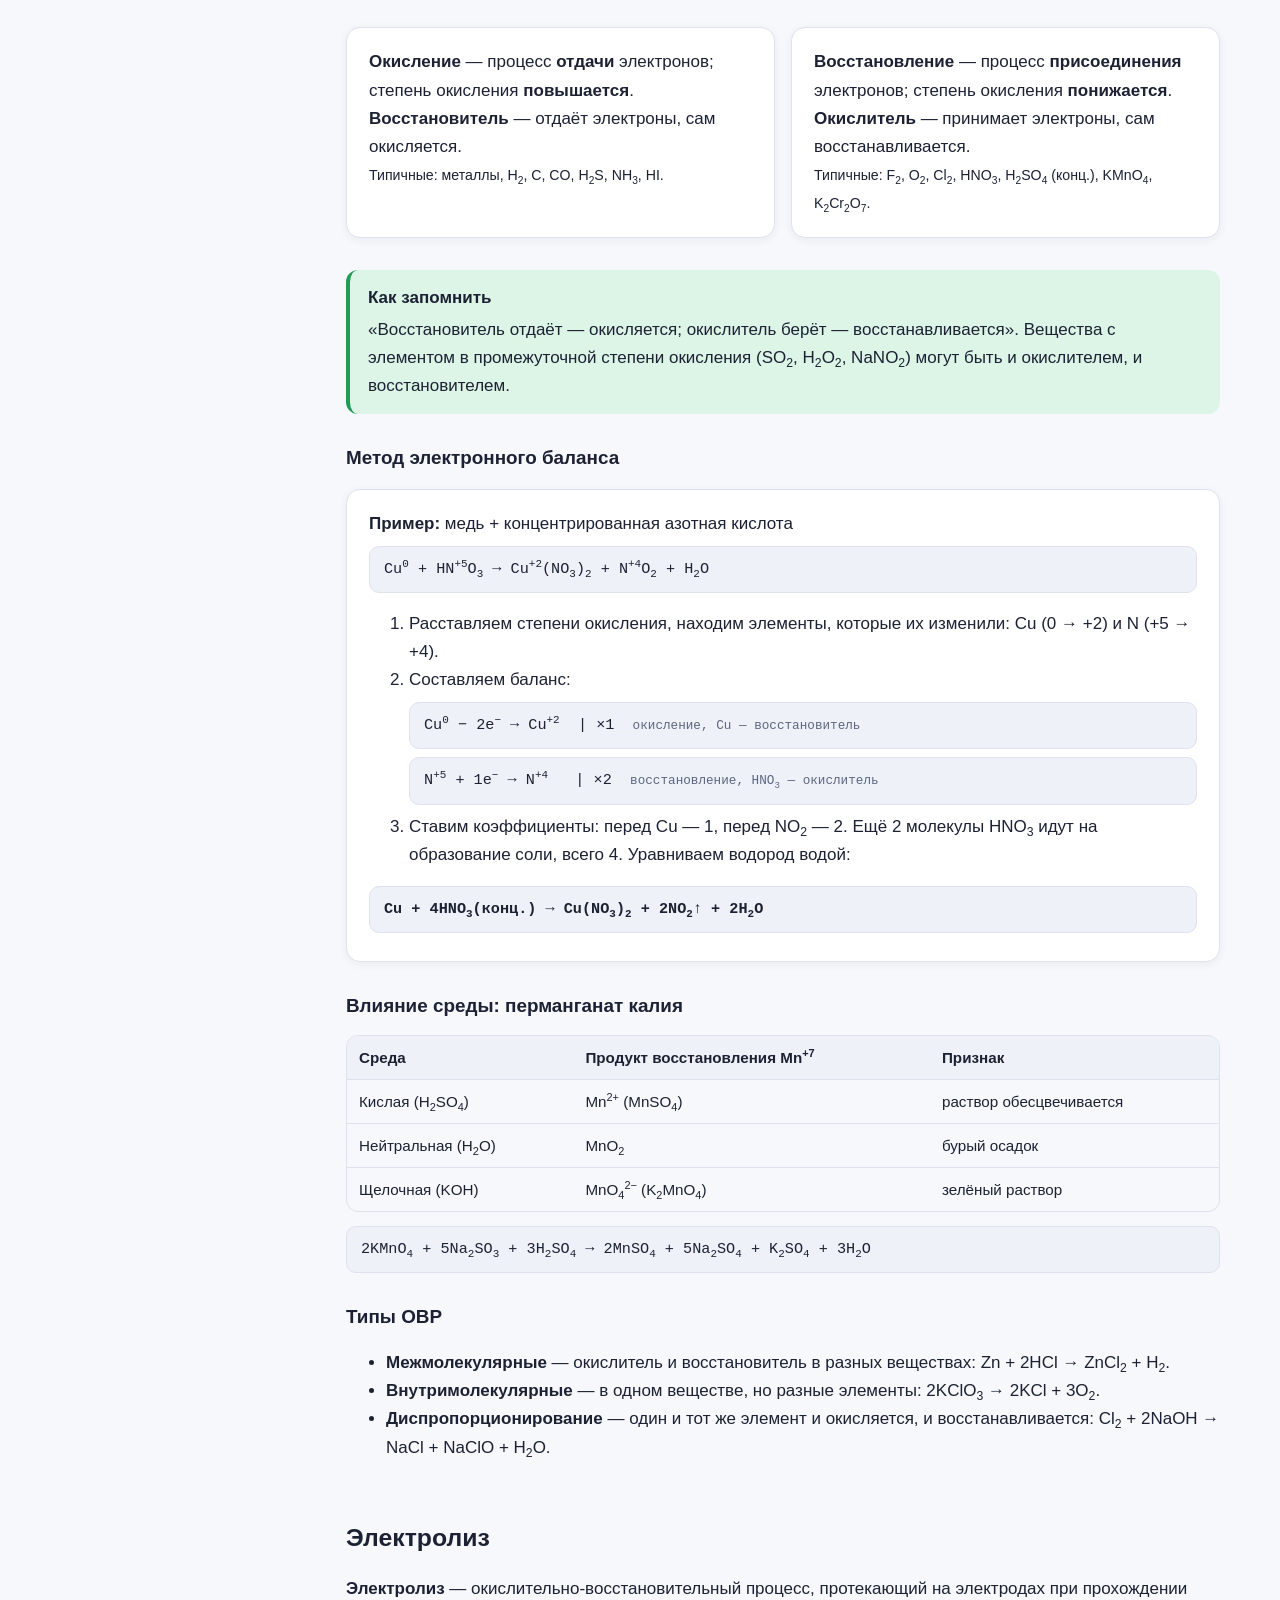
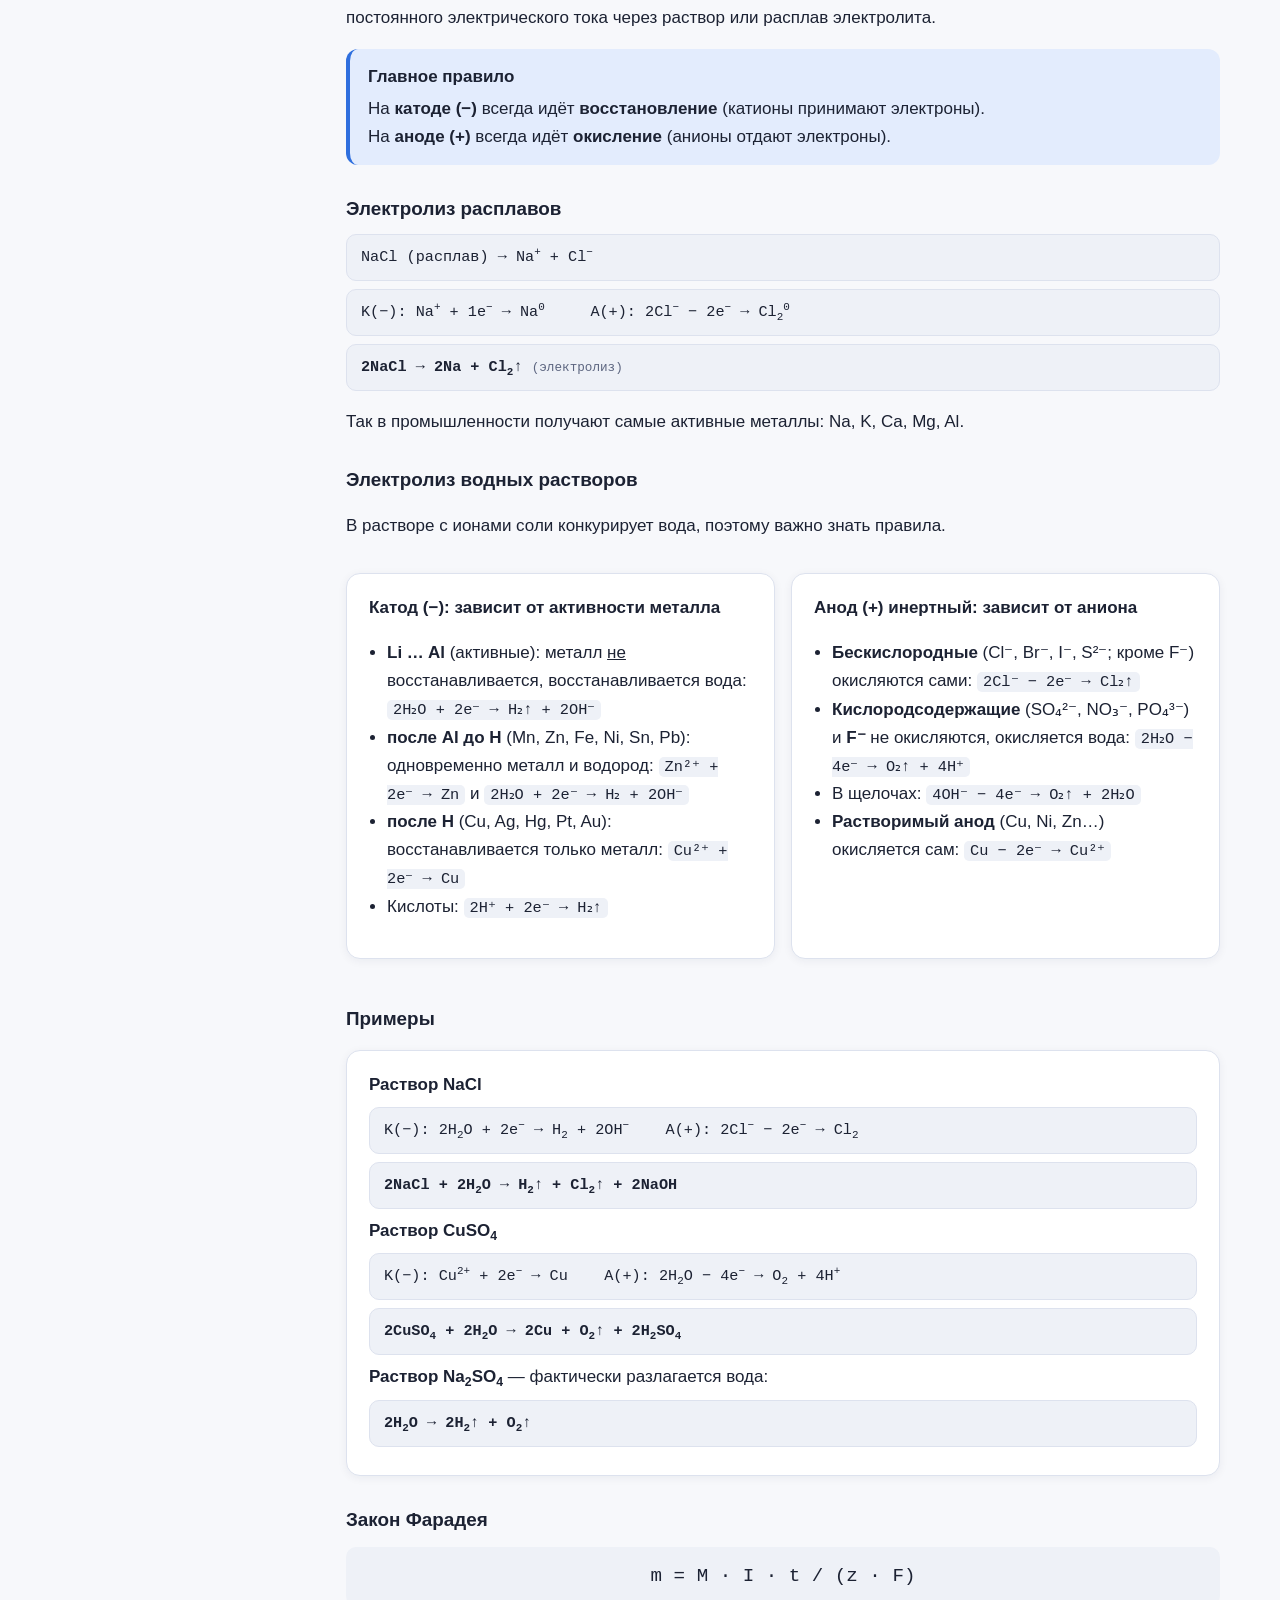
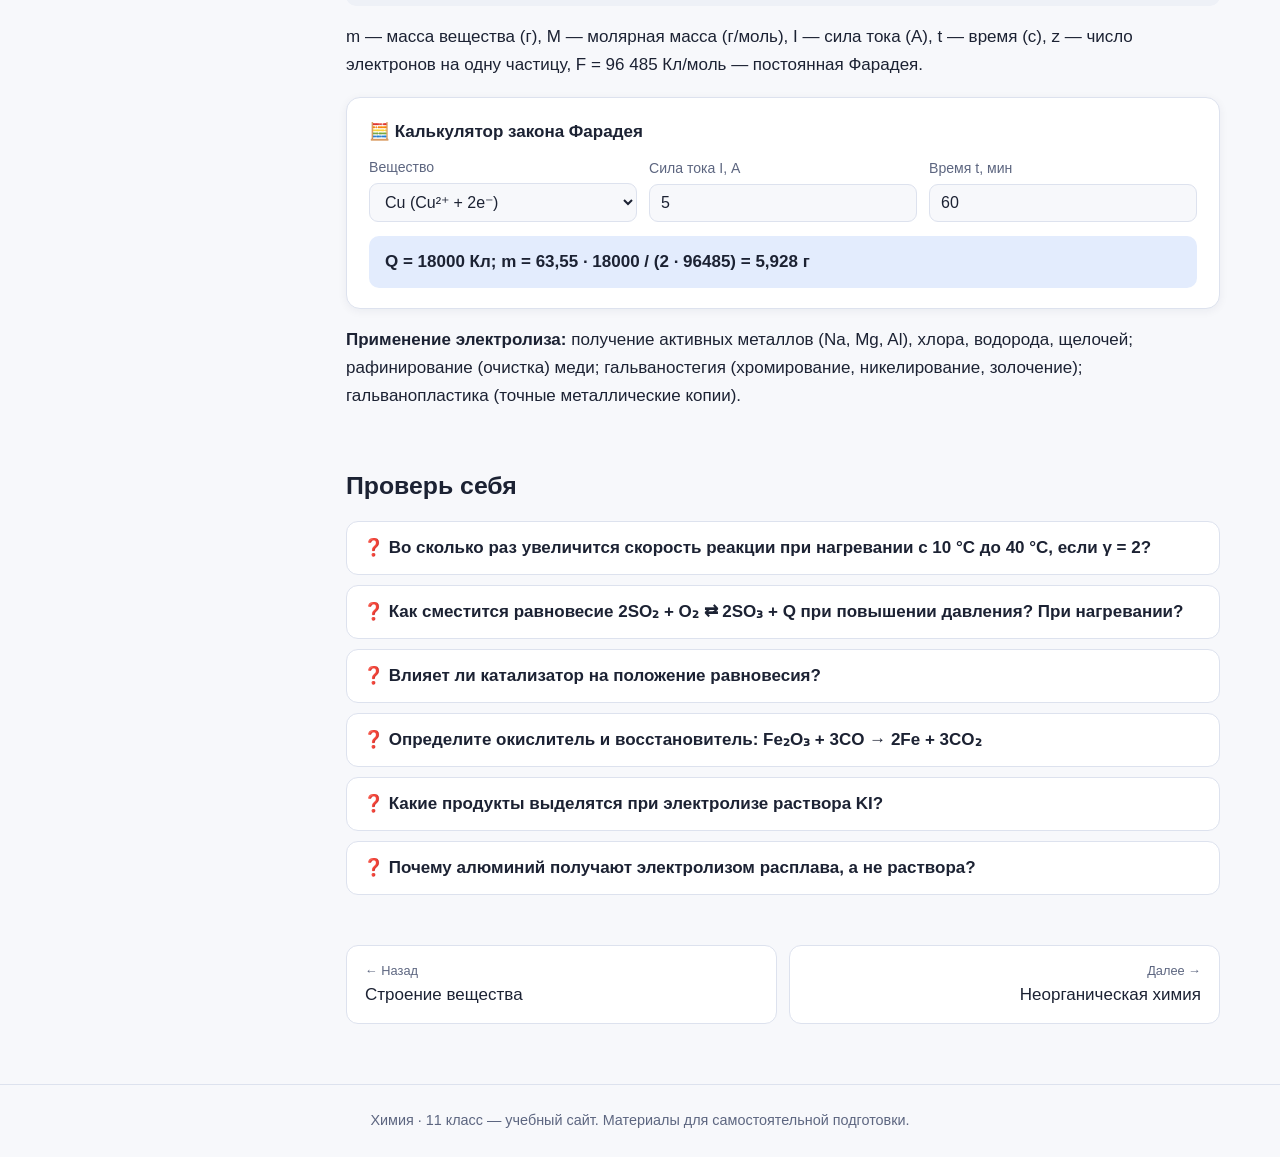
<file: reactions.html>
<!DOCTYPE html>
<html lang="ru">
<head>
  <meta charset="UTF-8">
  <meta name="viewport" content="width=device-width, initial-scale=1.0">
  <title>Химические реакции · Химия 11</title>
  <link rel="stylesheet" href="assets/style.css">
  <link rel="icon" href="data:image/svg+xml,<svg xmlns='http://www.w3.org/2000/svg' viewBox='0 0 100 100'><text y='.9em' font-size='90'>🔥</text></svg>">
  <script src="assets/main.js"></script>
</head>
<body data-page="reactions">
<header id="site-header"></header>

<div class="page">
  <aside class="toc" id="toc"></aside>
  <main class="content">
    <span class="badge">Раздел 3</span>
    <h1>Химические реакции</h1>
    <p class="lead">Как быстро идут реакции, почему некоторые из них обратимы, как уравнивать окислительно-восстановительные процессы и что происходит при электролизе.</p>

    <h2 id="classes">Классификация реакций</h2>
    <div class="table-wrap"><table>
      <tr><th>Признак</th><th>Типы</th></tr>
      <tr><td>Число и состав веществ</td><td>соединения, разложения, замещения, обмена</td></tr>
      <tr><td>Тепловой эффект</td><td>экзотермические (+Q, ΔH &lt; 0) и эндотермические (−Q, ΔH &gt; 0)</td></tr>
      <tr><td>Изменение степеней окисления</td><td>окислительно-восстановительные и без изменения степеней окисления</td></tr>
      <tr><td>Обратимость</td><td>обратимые (⇄) и необратимые (→)</td></tr>
      <tr><td>Участие катализатора</td><td>каталитические и некаталитические</td></tr>
      <tr><td>Фазовый состав</td><td>гомогенные (в одной фазе) и гетерогенные (на границе фаз)</td></tr>
    </table></div>

    <!-- ================= 3.1 ================= -->
    <h2 id="rate">Скорость химических реакций</h2>
    <p><b>Скорость гомогенной реакции</b> — изменение концентрации вещества в единицу времени:</p>
    <div class="formula">v = ±Δc / Δt &nbsp;&nbsp; [моль/(л·с)]</div>
    <p>Для гетерогенной реакции скорость относят к единице площади поверхности соприкосновения фаз.</p>

    <h3>Факторы, влияющие на скорость</h3>
    <ol>
      <li><b>Природа реагирующих веществ.</b> Например, калий реагирует с водой гораздо энергичнее, чем магний.</li>
      <li><b>Концентрация.</b> <i>Закон действующих масс</i>: для реакции aA + bB → … скорость</li>
    </ol>
    <div class="formula">v = k · [A]<sup>a</sup> · [B]<sup>b</sup></div>
    <p style="margin-top:-4px">где k — константа скорости. Концентрации твёрдых веществ в выражение не входят. Например, для 2NO + O<sub>2</sub> → 2NO<sub>2</sub>: v = k·[NO]²·[O<sub>2</sub>]; при увеличении [NO] в 2 раза скорость вырастет в 4 раза.</p>
    <ol start="3">
      <li><b>Температура.</b> <i>Правило Вант-Гоффа</i>: при повышении температуры на каждые 10 °C скорость большинства реакций возрастает в 2–4 раза:</li>
    </ol>
    <div class="formula">v<sub>2</sub> = v<sub>1</sub> · γ<sup>(t₂ − t₁)/10</sup></div>
    <p style="margin-top:-4px">γ — температурный коэффициент (2–4). Причина: растёт доля активных молекул, энергия которых больше <b>энергии активации</b>.</p>
    <ol start="4">
      <li><b>Площадь поверхности</b> (для гетерогенных реакций). Порошок реагирует быстрее куска; мука и угольная пыль могут взрываться.</li>
      <li><b>Катализатор</b> — вещество, которое ускоряет реакцию, но в итоге не расходуется. Он снижает энергию активации. <b>Ингибитор</b> — замедляет реакцию. Биологические катализаторы — <b>ферменты</b>.</li>
      <li><b>Давление</b> — для реакций с участием газов (рост давления = рост концентрации).</li>
    </ol>

    <div class="card">
      <b>🧮 Калькулятор правила Вант-Гоффа</b>
      <div class="calc" style="margin-top:10px">
        <label>γ (температурный коэффициент) <input type="number" id="vh-g" value="3" step="any" min="1"></label>
        <label>t₁, °C <input type="number" id="vh-t1" value="20" step="any"></label>
        <label>t₂, °C <input type="number" id="vh-t2" value="50" step="any"></label>
      </div>
      <div class="result" id="vh-result"></div>
    </div>

    <!-- ================= 3.2 ================= -->
    <h2 id="equilibrium">Химическое равновесие</h2>
    <p><b>Обратимые реакции</b> одновременно протекают в двух направлениях. <b>Химическое равновесие</b> — состояние, при котором скорости прямой и обратной реакций равны (v<sub>пр</sub> = v<sub>обр</sub>). Концентрации веществ при этом остаются постоянными, но реакция не прекращается — равновесие <b>динамическое</b>.</p>
    <p>Для реакции aA + bB ⇄ cC + dD константа равновесия:</p>
    <div class="formula">K = [C]<sup>c</sup>·[D]<sup>d</sup> / ([A]<sup>a</sup>·[B]<sup>b</sup>)</div>

    <div class="note"><b>Принцип Ле Шателье</b>
      Если на систему, находящуюся в равновесии, оказать внешнее воздействие (изменить концентрацию, температуру или давление), равновесие сместится в сторону той реакции, которая ослабляет это воздействие.</div>

    <div class="table-wrap"><table>
      <tr><th>Воздействие</th><th>Куда смещается равновесие</th></tr>
      <tr><td>↑ концентрация исходного вещества</td><td>вправо (→ к продуктам)</td></tr>
      <tr><td>↑ концентрация продукта</td><td>влево (← к исходным)</td></tr>
      <tr><td>↑ температура</td><td>в сторону <b>эндотермической</b> реакции (−Q)</td></tr>
      <tr><td>↓ температура</td><td>в сторону <b>экзотермической</b> реакции (+Q)</td></tr>
      <tr><td>↑ давление</td><td>в сторону <b>меньшего</b> числа моль газов</td></tr>
      <tr><td>↓ давление</td><td>в сторону <b>большего</b> числа моль газов</td></tr>
      <tr><td>Катализатор</td><td><b>не смещает</b> — только ускоряет достижение равновесия</td></tr>
    </table></div>

    <div class="card">
      <b>Пример: синтез аммиака</b>
      <div class="eq">N<sub>2</sub>(г) + 3H<sub>2</sub>(г) ⇄ 2NH<sub>3</sub>(г) + Q</div>
      <ul style="margin-bottom:0">
        <li>Слева 1 + 3 = 4 моль газов, справа 2 моль → <b>повышение давления</b> смещает равновесие вправо.</li>
        <li>Прямая реакция экзотермическая → <b>понижение температуры</b> смещает вправо (но реакция становится слишком медленной, поэтому на практике выбирают компромисс ≈ 450–500 °C).</li>
        <li><b>Отвод NH<sub>3</sub></b> из системы смещает вправо.</li>
      </ul>
    </div>
    <div class="warn"><b>Внимание</b> Если число моль газов слева и справа одинаково (H<sub>2</sub> + I<sub>2</sub> ⇄ 2HI), давление на равновесие не влияет. Твёрдые вещества при подсчёте моль газов не учитываются.</div>

    <!-- ================= 3.3 ================= -->
    <h2 id="redox">Окислительно-восстановительные реакции</h2>
    <p><b>ОВР</b> — реакции, протекающие с изменением степеней окисления элементов.</p>
    <div class="grid-2">
      <div class="card"><b>Окисление</b> — процесс <b>отдачи</b> электронов; степень окисления <b>повышается</b>.<br><b>Восстановитель</b> — отдаёт электроны, сам окисляется.<br><small>Типичные: металлы, H<sub>2</sub>, C, CO, H<sub>2</sub>S, NH<sub>3</sub>, HI.</small></div>
      <div class="card"><b>Восстановление</b> — процесс <b>присоединения</b> электронов; степень окисления <b>понижается</b>.<br><b>Окислитель</b> — принимает электроны, сам восстанавливается.<br><small>Типичные: F<sub>2</sub>, O<sub>2</sub>, Cl<sub>2</sub>, HNO<sub>3</sub>, H<sub>2</sub>SO<sub>4</sub> (конц.), KMnO<sub>4</sub>, K<sub>2</sub>Cr<sub>2</sub>O<sub>7</sub>.</small></div>
    </div>
    <div class="tip"><b>Как запомнить</b> «Восстановитель отдаёт — окисляется; окислитель берёт — восстанавливается». Вещества с элементом в промежуточной степени окисления (SO<sub>2</sub>, H<sub>2</sub>O<sub>2</sub>, NaNO<sub>2</sub>) могут быть и окислителем, и восстановителем.</div>

    <h3>Метод электронного баланса</h3>
    <div class="card">
      <b>Пример:</b> медь + концентрированная азотная кислота
      <div class="eq">Cu<sup>0</sup> + HN<sup>+5</sup>O<sub>3</sub> → Cu<sup>+2</sup>(NO<sub>3</sub>)<sub>2</sub> + N<sup>+4</sup>O<sub>2</sub> + H<sub>2</sub>O</div>
      <ol>
        <li>Расставляем степени окисления, находим элементы, которые их изменили: Cu (0 → +2) и N (+5 → +4).</li>
        <li>Составляем баланс:
          <div class="eq">Cu<sup>0</sup> − 2e<sup>−</sup> → Cu<sup>+2</sup> &nbsp;| ×1 &nbsp;<small>окисление, Cu — восстановитель</small></div>
          <div class="eq">N<sup>+5</sup> + 1e<sup>−</sup> → N<sup>+4</sup> &nbsp;&nbsp;| ×2 &nbsp;<small>восстановление, HNO<sub>3</sub> — окислитель</small></div></li>
        <li>Ставим коэффициенты: перед Cu — 1, перед NO<sub>2</sub> — 2. Ещё 2 молекулы HNO<sub>3</sub> идут на образование соли, всего 4. Уравниваем водород водой:</li>
      </ol>
      <div class="eq"><b>Cu + 4HNO<sub>3</sub>(конц.) → Cu(NO<sub>3</sub>)<sub>2</sub> + 2NO<sub>2</sub>↑ + 2H<sub>2</sub>O</b></div>
    </div>

    <h3>Влияние среды: перманганат калия</h3>
    <div class="table-wrap"><table>
      <tr><th>Среда</th><th>Продукт восстановления Mn<sup>+7</sup></th><th>Признак</th></tr>
      <tr><td>Кислая (H<sub>2</sub>SO<sub>4</sub>)</td><td>Mn<sup>2+</sup> (MnSO<sub>4</sub>)</td><td>раствор обесцвечивается</td></tr>
      <tr><td>Нейтральная (H<sub>2</sub>O)</td><td>MnO<sub>2</sub></td><td>бурый осадок</td></tr>
      <tr><td>Щелочная (KOH)</td><td>MnO<sub>4</sub><sup>2−</sup> (K<sub>2</sub>MnO<sub>4</sub>)</td><td>зелёный раствор</td></tr>
    </table></div>
    <div class="eq">2KMnO<sub>4</sub> + 5Na<sub>2</sub>SO<sub>3</sub> + 3H<sub>2</sub>SO<sub>4</sub> → 2MnSO<sub>4</sub> + 5Na<sub>2</sub>SO<sub>4</sub> + K<sub>2</sub>SO<sub>4</sub> + 3H<sub>2</sub>O</div>

    <h3>Типы ОВР</h3>
    <ul>
      <li><b>Межмолекулярные</b> — окислитель и восстановитель в разных веществах: Zn + 2HCl → ZnCl<sub>2</sub> + H<sub>2</sub>.</li>
      <li><b>Внутримолекулярные</b> — в одном веществе, но разные элементы: 2KClO<sub>3</sub> → 2KCl + 3O<sub>2</sub>.</li>
      <li><b>Диспропорционирование</b> — один и тот же элемент и окисляется, и восстанавливается: Cl<sub>2</sub> + 2NaOH → NaCl + NaClO + H<sub>2</sub>O.</li>
    </ul>

    <!-- ================= 3.4 ================= -->
    <h2 id="electrolysis">Электролиз</h2>
    <p><b>Электролиз</b> — окислительно-восстановительный процесс, протекающий на электродах при прохождении постоянного электрического тока через раствор или расплав электролита.</p>
    <div class="note"><b>Главное правило</b>
      На <b>катоде (−)</b> всегда идёт <b>восстановление</b> (катионы принимают электроны).<br>
      На <b>аноде (+)</b> всегда идёт <b>окисление</b> (анионы отдают электроны).</div>

    <h3>Электролиз расплавов</h3>
    <div class="eq">NaCl (расплав) → Na<sup>+</sup> + Cl<sup>−</sup></div>
    <div class="eq">K(−): Na<sup>+</sup> + 1e<sup>−</sup> → Na<sup>0</sup> &nbsp;&nbsp;&nbsp; A(+): 2Cl<sup>−</sup> − 2e<sup>−</sup> → Cl<sub>2</sub><sup>0</sup></div>
    <div class="eq"><b>2NaCl → 2Na + Cl<sub>2</sub>↑</b> <small>(электролиз)</small></div>
    <p>Так в промышленности получают самые активные металлы: Na, K, Ca, Mg, Al.</p>

    <h3>Электролиз водных растворов</h3>
    <p>В растворе с ионами соли конкурирует вода, поэтому важно знать правила.</p>
    <div class="grid-2">
      <div class="card">
        <b>Катод (−): зависит от активности металла</b>
        <ul style="padding-left:18px">
          <li><b>Li … Al</b> (активные): металл <u>не</u> восстанавливается, восстанавливается вода:<br><code>2H₂O + 2e⁻ → H₂↑ + 2OH⁻</code></li>
          <li><b>после Al до H</b> (Mn, Zn, Fe, Ni, Sn, Pb): одновременно металл и водород: <code>Zn²⁺ + 2e⁻ → Zn</code> и <code>2H₂O + 2e⁻ → H₂ + 2OH⁻</code></li>
          <li><b>после H</b> (Cu, Ag, Hg, Pt, Au): восстанавливается только металл: <code>Cu²⁺ + 2e⁻ → Cu</code></li>
          <li>Кислоты: <code>2H⁺ + 2e⁻ → H₂↑</code></li>
        </ul>
      </div>
      <div class="card">
        <b>Анод (+) инертный: зависит от аниона</b>
        <ul style="padding-left:18px">
          <li><b>Бескислородные</b> (Cl⁻, Br⁻, I⁻, S²⁻; кроме F⁻) окисляются сами: <code>2Cl⁻ − 2e⁻ → Cl₂↑</code></li>
          <li><b>Кислородсодержащие</b> (SO₄²⁻, NO₃⁻, PO₄³⁻) и <b>F⁻</b> не окисляются, окисляется вода: <code>2H₂O − 4e⁻ → O₂↑ + 4H⁺</code></li>
          <li>В щелочах: <code>4OH⁻ − 4e⁻ → O₂↑ + 2H₂O</code></li>
          <li><b>Растворимый анод</b> (Cu, Ni, Zn…) окисляется сам: <code>Cu − 2e⁻ → Cu²⁺</code></li>
        </ul>
      </div>
    </div>

    <h3>Примеры</h3>
    <div class="card">
      <b>Раствор NaCl</b>
      <div class="eq">K(−): 2H<sub>2</sub>O + 2e<sup>−</sup> → H<sub>2</sub> + 2OH<sup>−</sup> &nbsp;&nbsp; A(+): 2Cl<sup>−</sup> − 2e<sup>−</sup> → Cl<sub>2</sub></div>
      <div class="eq"><b>2NaCl + 2H<sub>2</sub>O → H<sub>2</sub>↑ + Cl<sub>2</sub>↑ + 2NaOH</b></div>
      <b>Раствор CuSO<sub>4</sub></b>
      <div class="eq">K(−): Cu<sup>2+</sup> + 2e<sup>−</sup> → Cu &nbsp;&nbsp; A(+): 2H<sub>2</sub>O − 4e<sup>−</sup> → O<sub>2</sub> + 4H<sup>+</sup></div>
      <div class="eq"><b>2CuSO<sub>4</sub> + 2H<sub>2</sub>O → 2Cu + O<sub>2</sub>↑ + 2H<sub>2</sub>SO<sub>4</sub></b></div>
      <b>Раствор Na<sub>2</sub>SO<sub>4</sub></b> — фактически разлагается вода:
      <div class="eq"><b>2H<sub>2</sub>O → 2H<sub>2</sub>↑ + O<sub>2</sub>↑</b></div>
    </div>

    <h3>Закон Фарадея</h3>
    <div class="formula">m = M · I · t / (z · F)</div>
    <p>m — масса вещества (г), M — молярная масса (г/моль), I — сила тока (А), t — время (с), z — число электронов на одну частицу, F = 96 485 Кл/моль — постоянная Фарадея.</p>

    <div class="card">
      <b>🧮 Калькулятор закона Фарадея</b>
      <div class="calc" style="margin-top:10px">
        <label>Вещество
          <select id="f-sub">
            <option value="63.55|2">Cu (Cu²⁺ + 2e⁻)</option>
            <option value="107.87|1">Ag (Ag⁺ + 1e⁻)</option>
            <option value="26.98|3">Al (Al³⁺ + 3e⁻)</option>
            <option value="22.99|1">Na (Na⁺ + 1e⁻)</option>
            <option value="65.38|2">Zn (Zn²⁺ + 2e⁻)</option>
            <option value="2.016|2">H₂ (2H⁺ + 2e⁻)</option>
            <option value="70.90|2">Cl₂ (2Cl⁻ − 2e⁻)</option>
            <option value="32.00|4">O₂ (2H₂O − 4e⁻)</option>
          </select></label>
        <label>Сила тока I, А <input type="number" id="f-i" value="5" step="any" min="0"></label>
        <label>Время t, мин <input type="number" id="f-t" value="60" step="any" min="0"></label>
      </div>
      <div class="result" id="f-result"></div>
    </div>

    <p><b>Применение электролиза:</b> получение активных металлов (Na, Mg, Al), хлора, водорода, щелочей; рафинирование (очистка) меди; гальваностегия (хромирование, никелирование, золочение); гальванопластика (точные металлические копии).</p>

    <h2 id="check">Проверь себя</h2>
    <details class="check"><summary>Во сколько раз увеличится скорость реакции при нагревании с 10 °C до 40 °C, если γ = 2?</summary>
      <div>v<sub>2</sub>/v<sub>1</sub> = 2<sup>(40−10)/10</sup> = 2³ = <b>8 раз</b>.</div></details>
    <details class="check"><summary>Как сместится равновесие 2SO₂ + O₂ ⇄ 2SO₃ + Q при повышении давления? При нагревании?</summary>
      <div>Давление: слева 3 моль газов, справа 2 → вправо. Нагревание: прямая реакция экзотермическая → влево (в сторону эндотермической).</div></details>
    <details class="check"><summary>Влияет ли катализатор на положение равновесия?</summary>
      <div>Нет. Катализатор одинаково ускоряет прямую и обратную реакции, поэтому равновесие лишь быстрее устанавливается.</div></details>
    <details class="check"><summary>Определите окислитель и восстановитель: Fe₂O₃ + 3CO → 2Fe + 3CO₂</summary>
      <div>Fe<sup>+3</sup> + 3e<sup>−</sup> → Fe<sup>0</sup> — Fe<sub>2</sub>O<sub>3</sub> окислитель; C<sup>+2</sup> − 2e<sup>−</sup> → C<sup>+4</sup> — CO восстановитель.</div></details>
    <details class="check"><summary>Какие продукты выделятся при электролизе раствора KI?</summary>
      <div>K — активный металл, на катоде восстанавливается вода → H<sub>2</sub>. I⁻ — бескислородный анион, на аноде → I<sub>2</sub>. В растворе остаётся KOH: 2KI + 2H<sub>2</sub>O → H<sub>2</sub> + I<sub>2</sub> + 2KOH.</div></details>
    <details class="check"><summary>Почему алюминий получают электролизом расплава, а не раствора?</summary>
      <div>Al стоит в ряду активности до водорода и левее Mn: при электролизе раствора на катоде восстанавливалась бы вода, а не алюминий. Поэтому электролизу подвергают раствор Al<sub>2</sub>O<sub>3</sub> в расплавленном криолите.</div></details>

    <div class="next-prev">
      <a href="structure.html"><span>← Назад</span>Строение вещества</a>
      <a class="next" href="inorganic.html"><span>Далее →</span>Неорганическая химия</a>
    </div>
  </main>
</div>

<footer id="site-footer"></footer>
<script>
(function () {
  const $ = id => document.getElementById(id);
  const fmt = (x, d = 3) => (Math.round(x * 10 ** d) / 10 ** d).toString().replace(".", ",");
  function vh() {
    const g = parseFloat($("vh-g").value), t1 = parseFloat($("vh-t1").value), t2 = parseFloat($("vh-t2").value);
    if ([g, t1, t2].some(isNaN) || g <= 0) { $("vh-result").textContent = "Введите числа"; return; }
    const k = Math.pow(g, (t2 - t1) / 10);
    $("vh-result").textContent = "v₂ / v₁ = " + fmt(g) + "^(" + fmt(t2 - t1) + "/10) = " + fmt(k) +
      (k >= 1 ? " — скорость увеличится в " + fmt(k) + " раз(а)" : " — скорость уменьшится в " + fmt(1 / k) + " раз(а)");
  }
  function far() {
    const [M, z] = $("f-sub").value.split("|").map(Number);
    const I = parseFloat($("f-i").value), tm = parseFloat($("f-t").value);
    if (isNaN(I) || isNaN(tm) || I < 0 || tm < 0) { $("f-result").textContent = "Введите неотрицательные числа"; return; }
    const q = I * tm * 60, m = M * q / (z * 96485);
    $("f-result").textContent = "Q = " + fmt(q, 0) + " Кл; m = " + fmt(M, 2) + " · " + fmt(q, 0) + " / (" + z + " · 96485) = " + fmt(m) + " г";
  }
  ["vh-g", "vh-t1", "vh-t2"].forEach(i => $(i).addEventListener("input", vh));
  ["f-i", "f-t"].forEach(i => $(i).addEventListener("input", far));
  $("f-sub").addEventListener("change", far);
  vh(); far();
})();
</script>
</body>
</html>
</file>
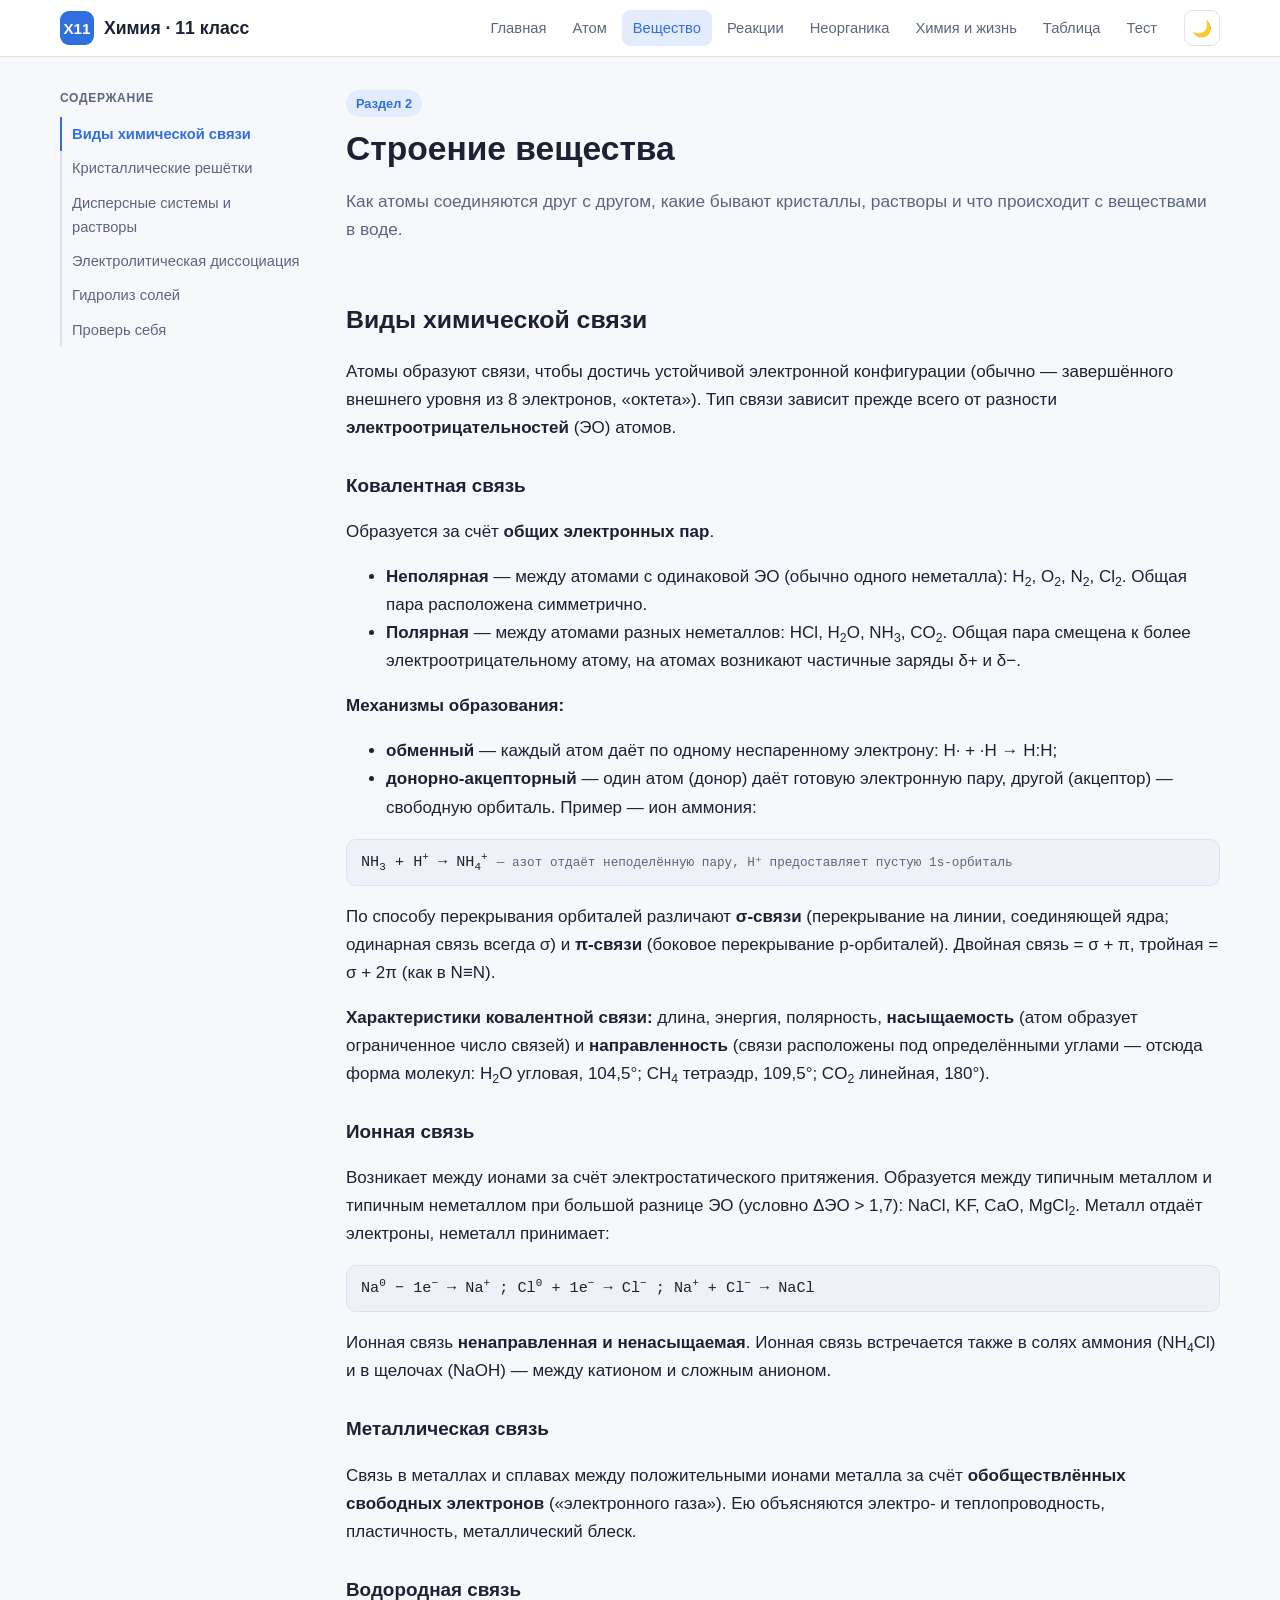
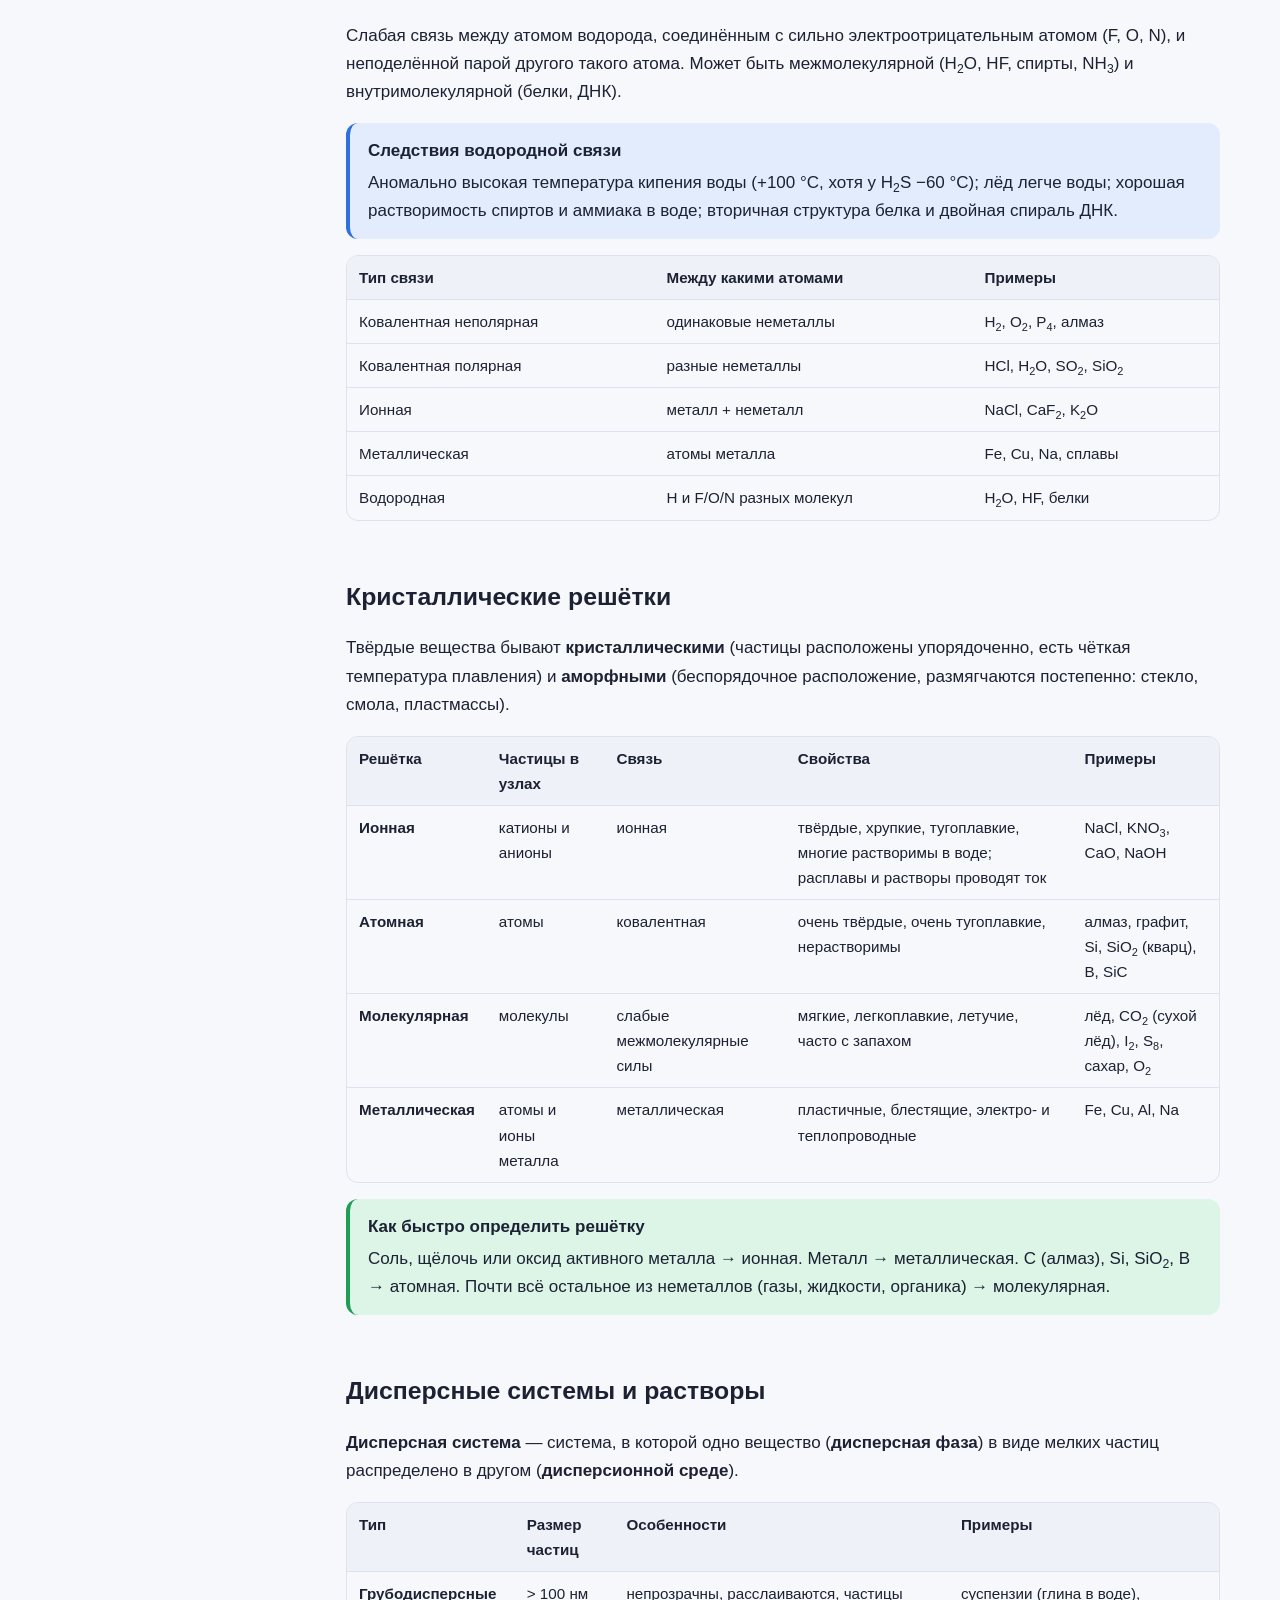
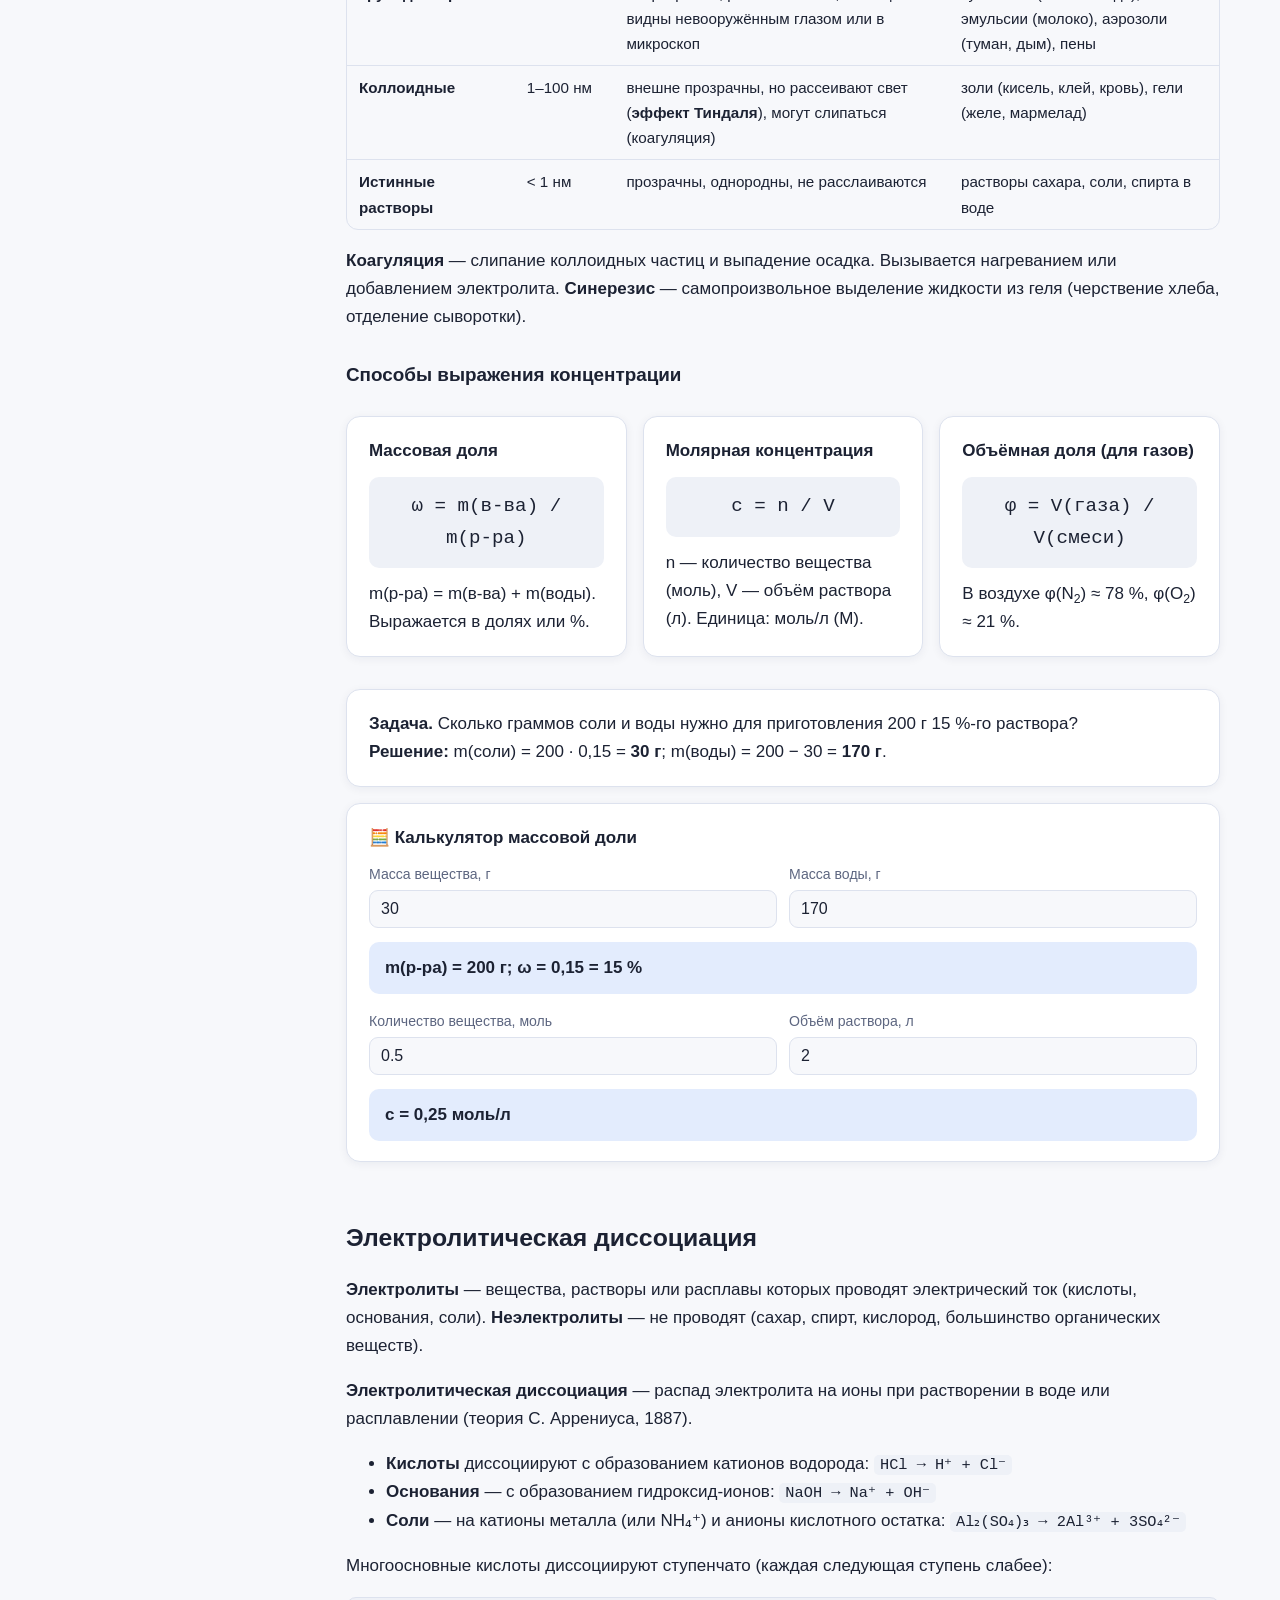
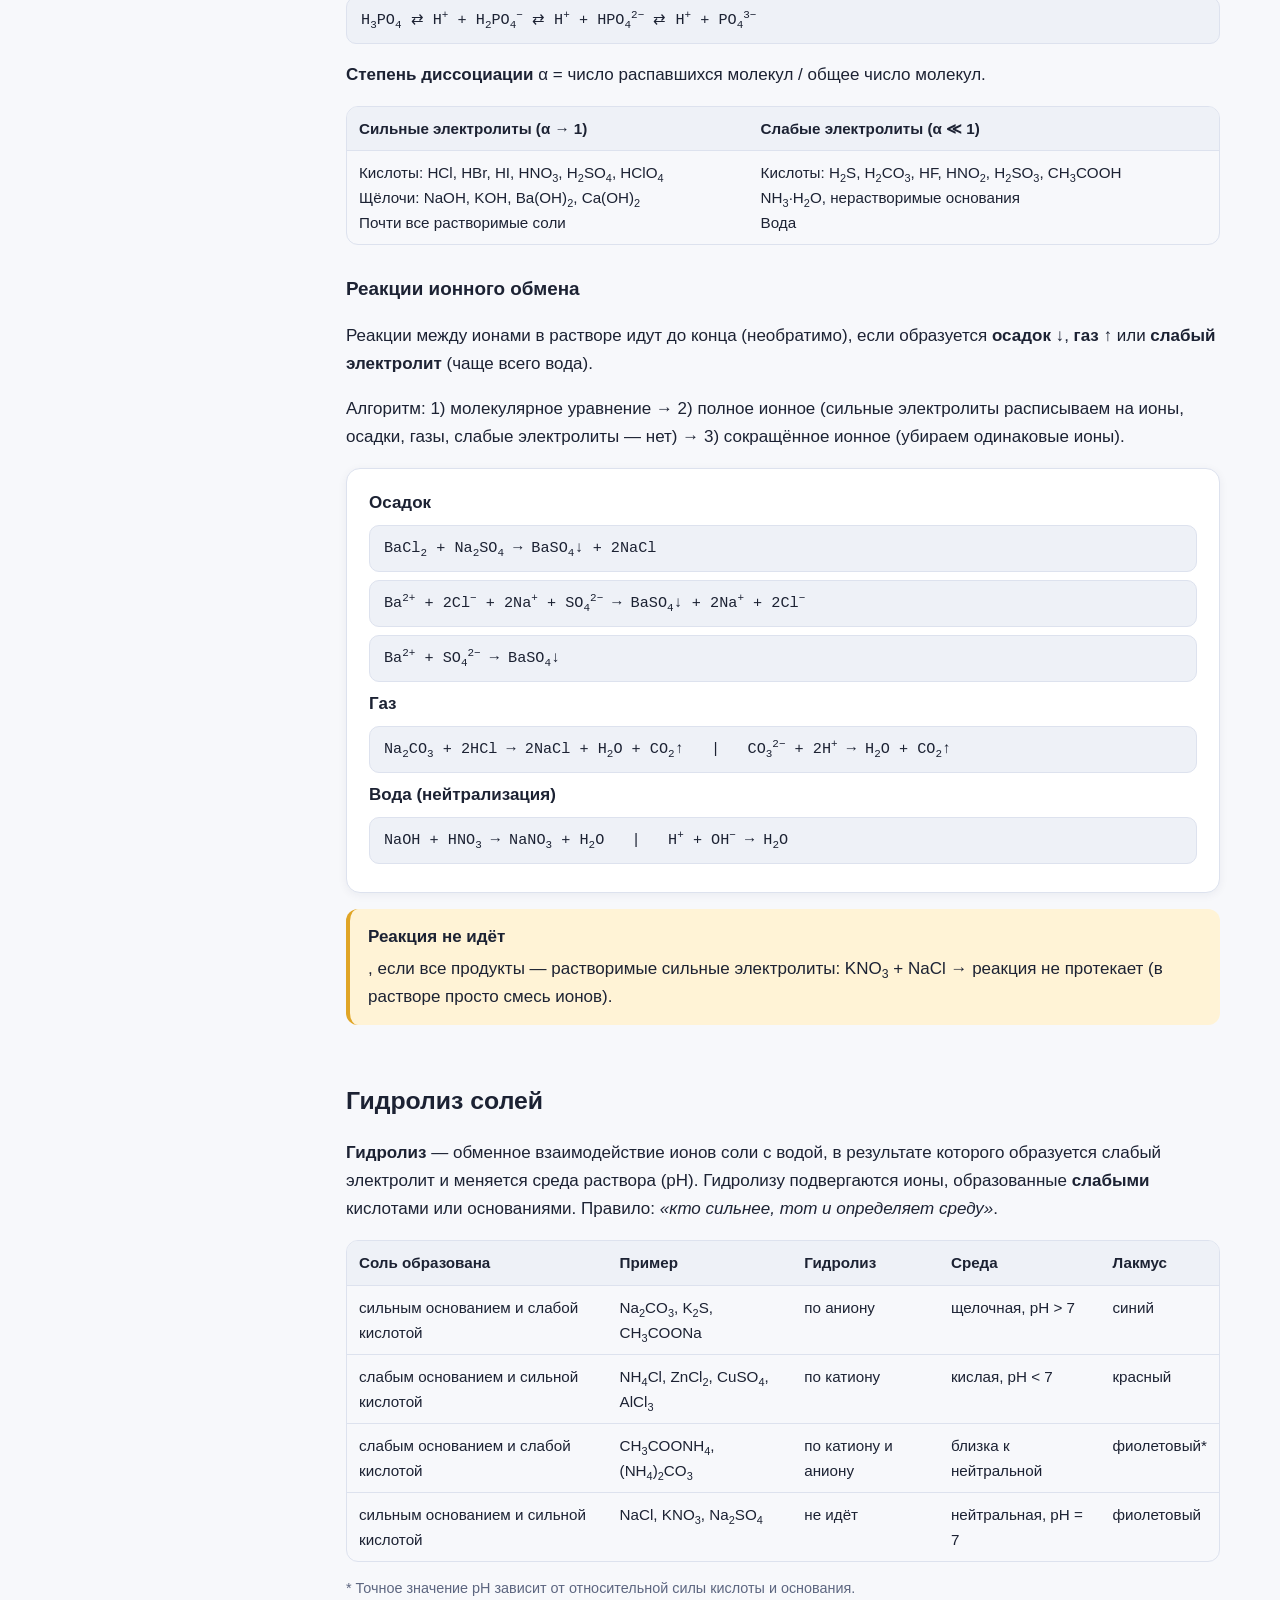
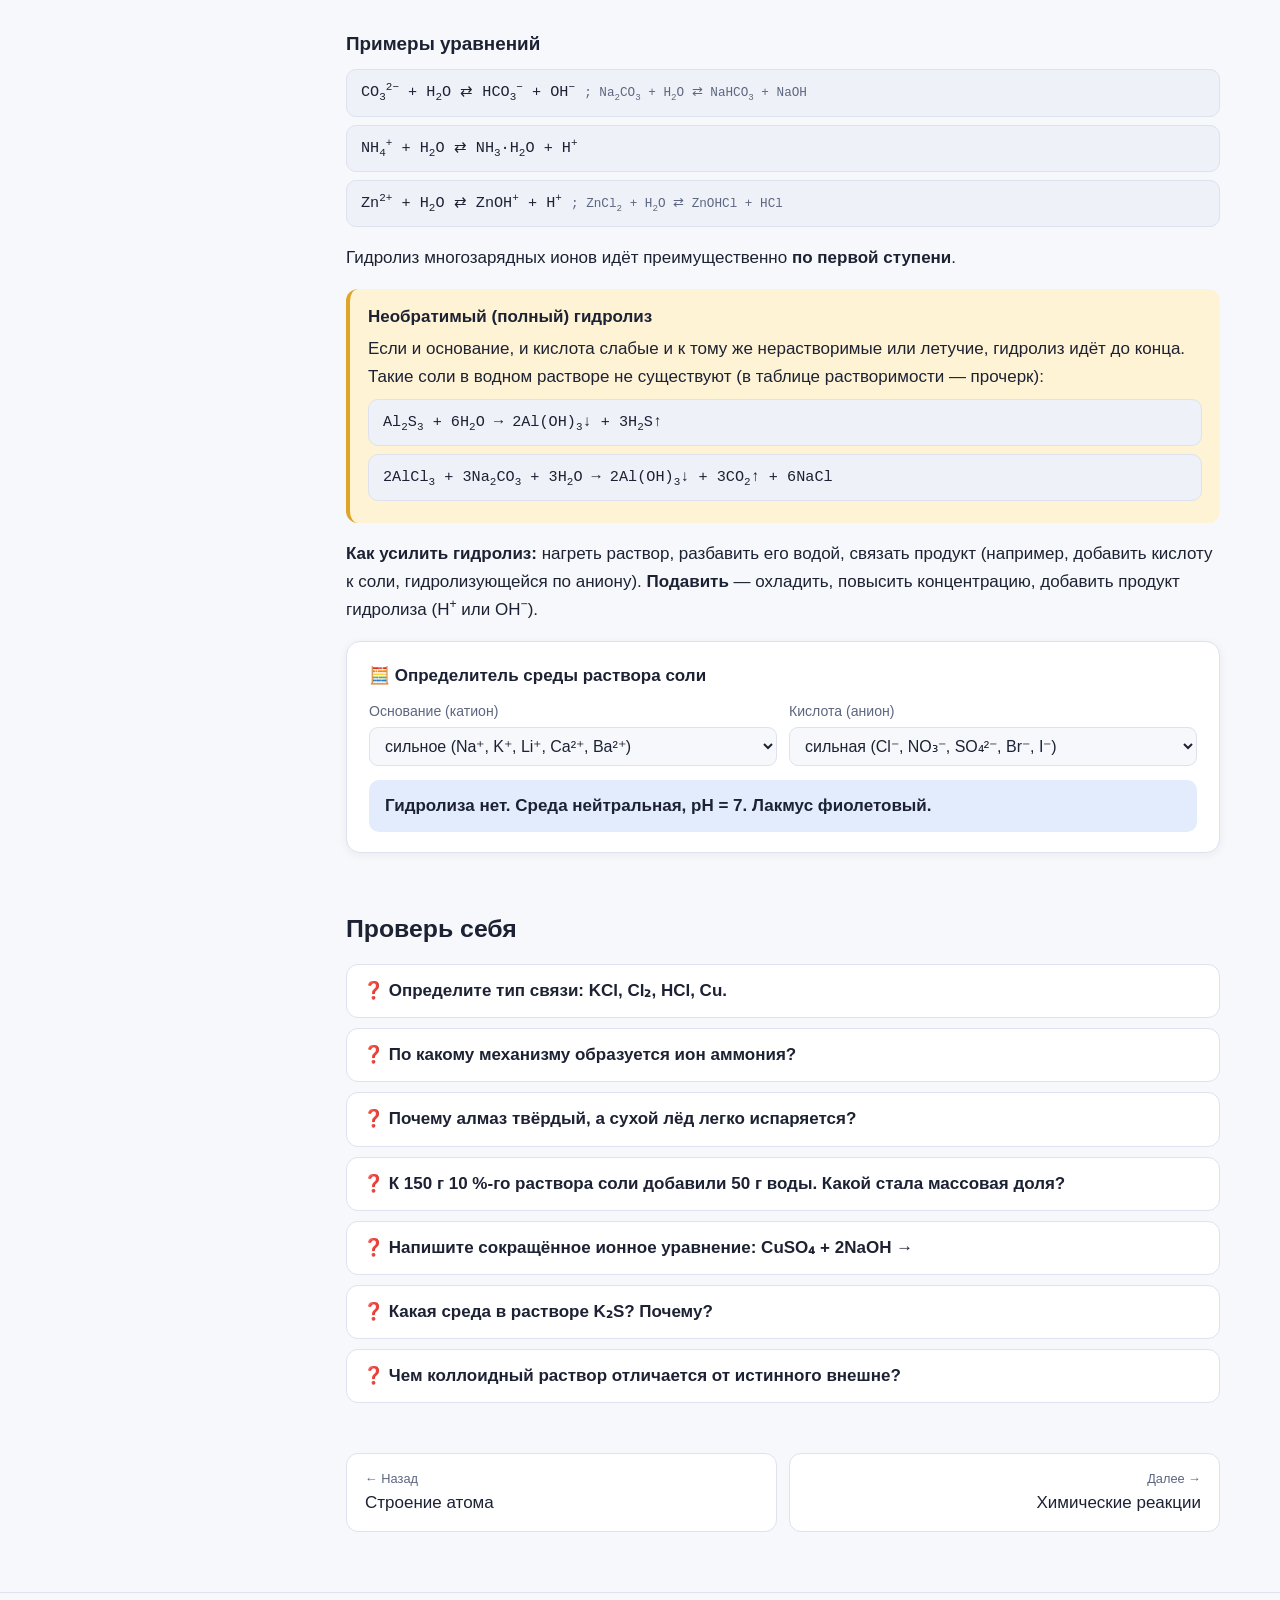
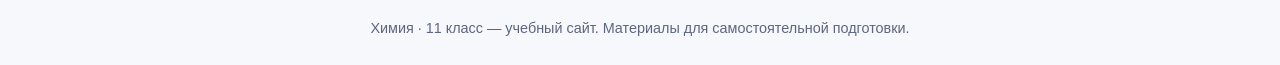
<file: structure.html>
<!DOCTYPE html>
<html lang="ru">
<head>
  <meta charset="UTF-8">
  <meta name="viewport" content="width=device-width, initial-scale=1.0">
  <title>Строение вещества · Химия 11</title>
  <link rel="stylesheet" href="assets/style.css">
  <link rel="icon" href="data:image/svg+xml,<svg xmlns='http://www.w3.org/2000/svg' viewBox='0 0 100 100'><text y='.9em' font-size='90'>🔗</text></svg>">
  <script src="assets/main.js"></script>
</head>
<body data-page="structure">
<header id="site-header"></header>

<div class="page">
  <aside class="toc" id="toc"></aside>
  <main class="content">
    <span class="badge">Раздел 2</span>
    <h1>Строение вещества</h1>
    <p class="lead">Как атомы соединяются друг с другом, какие бывают кристаллы, растворы и что происходит с веществами в воде.</p>

    <!-- ================= 2.1 ================= -->
    <h2 id="bonds">Виды химической связи</h2>
    <p>Атомы образуют связи, чтобы достичь устойчивой электронной конфигурации (обычно — завершённого внешнего уровня из 8 электронов, «октета»). Тип связи зависит прежде всего от разности <b>электроотрицательностей</b> (ЭО) атомов.</p>

    <h3>Ковалентная связь</h3>
    <p>Образуется за счёт <b>общих электронных пар</b>.</p>
    <ul>
      <li><b>Неполярная</b> — между атомами с одинаковой ЭО (обычно одного неметалла): H<sub>2</sub>, O<sub>2</sub>, N<sub>2</sub>, Cl<sub>2</sub>. Общая пара расположена симметрично.</li>
      <li><b>Полярная</b> — между атомами разных неметаллов: HCl, H<sub>2</sub>O, NH<sub>3</sub>, CO<sub>2</sub>. Общая пара смещена к более электроотрицательному атому, на атомах возникают частичные заряды δ+ и δ−.</li>
    </ul>
    <p><b>Механизмы образования:</b></p>
    <ul>
      <li><b>обменный</b> — каждый атом даёт по одному неспаренному электрону: H· + ·H → H:H;</li>
      <li><b>донорно-акцепторный</b> — один атом (донор) даёт готовую электронную пару, другой (акцептор) — свободную орбиталь. Пример — ион аммония:</li>
    </ul>
    <div class="eq">NH<sub>3</sub> + H<sup>+</sup> → NH<sub>4</sub><sup>+</sup> <small>— азот отдаёт неподелённую пару, H⁺ предоставляет пустую 1s-орбиталь</small></div>
    <p>По способу перекрывания орбиталей различают <b>σ-связи</b> (перекрывание на линии, соединяющей ядра; одинарная связь всегда σ) и <b>π-связи</b> (боковое перекрывание p-орбиталей). Двойная связь = σ + π, тройная = σ + 2π (как в N≡N).</p>
    <p><b>Характеристики ковалентной связи:</b> длина, энергия, полярность, <b>насыщаемость</b> (атом образует ограниченное число связей) и <b>направленность</b> (связи расположены под определёнными углами — отсюда форма молекул: H<sub>2</sub>O угловая, 104,5°; CH<sub>4</sub> тетраэдр, 109,5°; CO<sub>2</sub> линейная, 180°).</p>

    <h3>Ионная связь</h3>
    <p>Возникает между ионами за счёт электростатического притяжения. Образуется между типичным металлом и типичным неметаллом при большой разнице ЭО (условно ΔЭО &gt; 1,7): NaCl, KF, CaO, MgCl<sub>2</sub>. Металл отдаёт электроны, неметалл принимает:</p>
    <div class="eq">Na<sup>0</sup> − 1e<sup>−</sup> → Na<sup>+</sup> ; Cl<sup>0</sup> + 1e<sup>−</sup> → Cl<sup>−</sup> ; Na<sup>+</sup> + Cl<sup>−</sup> → NaCl</div>
    <p>Ионная связь <b>ненаправленная и ненасыщаемая</b>. Ионная связь встречается также в солях аммония (NH<sub>4</sub>Cl) и в щелочах (NaOH) — между катионом и сложным анионом.</p>

    <h3>Металлическая связь</h3>
    <p>Связь в металлах и сплавах между положительными ионами металла за счёт <b>обобществлённых свободных электронов</b> («электронного газа»). Ею объясняются электро- и теплопроводность, пластичность, металлический блеск.</p>

    <h3>Водородная связь</h3>
    <p>Слабая связь между атомом водорода, соединённым с сильно электроотрицательным атомом (F, O, N), и неподелённой парой другого такого атома. Может быть межмолекулярной (H<sub>2</sub>O, HF, спирты, NH<sub>3</sub>) и внутримолекулярной (белки, ДНК).</p>
    <div class="note"><b>Следствия водородной связи</b>
      Аномально высокая температура кипения воды (+100 °C, хотя у H<sub>2</sub>S −60 °C); лёд легче воды; хорошая растворимость спиртов и аммиака в воде; вторичная структура белка и двойная спираль ДНК.</div>

    <div class="table-wrap"><table>
      <tr><th>Тип связи</th><th>Между какими атомами</th><th>Примеры</th></tr>
      <tr><td>Ковалентная неполярная</td><td>одинаковые неметаллы</td><td>H<sub>2</sub>, O<sub>2</sub>, P<sub>4</sub>, алмаз</td></tr>
      <tr><td>Ковалентная полярная</td><td>разные неметаллы</td><td>HCl, H<sub>2</sub>O, SO<sub>2</sub>, SiO<sub>2</sub></td></tr>
      <tr><td>Ионная</td><td>металл + неметалл</td><td>NaCl, CaF<sub>2</sub>, K<sub>2</sub>O</td></tr>
      <tr><td>Металлическая</td><td>атомы металла</td><td>Fe, Cu, Na, сплавы</td></tr>
      <tr><td>Водородная</td><td>H и F/O/N разных молекул</td><td>H<sub>2</sub>O, HF, белки</td></tr>
    </table></div>

    <!-- ================= 2.2 ================= -->
    <h2 id="lattices">Кристаллические решётки</h2>
    <p>Твёрдые вещества бывают <b>кристаллическими</b> (частицы расположены упорядоченно, есть чёткая температура плавления) и <b>аморфными</b> (беспорядочное расположение, размягчаются постепенно: стекло, смола, пластмассы).</p>
    <div class="table-wrap"><table>
      <tr><th>Решётка</th><th>Частицы в узлах</th><th>Связь</th><th>Свойства</th><th>Примеры</th></tr>
      <tr><td><b>Ионная</b></td><td>катионы и анионы</td><td>ионная</td><td>твёрдые, хрупкие, тугоплавкие, многие растворимы в воде; расплавы и растворы проводят ток</td><td>NaCl, KNO<sub>3</sub>, CaO, NaOH</td></tr>
      <tr><td><b>Атомная</b></td><td>атомы</td><td>ковалентная</td><td>очень твёрдые, очень тугоплавкие, нерастворимы</td><td>алмаз, графит, Si, SiO<sub>2</sub> (кварц), B, SiC</td></tr>
      <tr><td><b>Молекулярная</b></td><td>молекулы</td><td>слабые межмолекулярные силы</td><td>мягкие, легкоплавкие, летучие, часто с запахом</td><td>лёд, CO<sub>2</sub> (сухой лёд), I<sub>2</sub>, S<sub>8</sub>, сахар, O<sub>2</sub></td></tr>
      <tr><td><b>Металлическая</b></td><td>атомы и ионы металла</td><td>металлическая</td><td>пластичные, блестящие, электро- и теплопроводные</td><td>Fe, Cu, Al, Na</td></tr>
    </table></div>
    <div class="tip"><b>Как быстро определить решётку</b>
      Соль, щёлочь или оксид активного металла → ионная. Металл → металлическая. C (алмаз), Si, SiO<sub>2</sub>, B → атомная. Почти всё остальное из неметаллов (газы, жидкости, органика) → молекулярная.</div>

    <!-- ================= 2.3 ================= -->
    <h2 id="dispersed">Дисперсные системы и растворы</h2>
    <p><b>Дисперсная система</b> — система, в которой одно вещество (<b>дисперсная фаза</b>) в виде мелких частиц распределено в другом (<b>дисперсионной среде</b>).</p>
    <div class="table-wrap"><table>
      <tr><th>Тип</th><th>Размер частиц</th><th>Особенности</th><th>Примеры</th></tr>
      <tr><td><b>Грубодисперсные</b></td><td>&gt; 100 нм</td><td>непрозрачны, расслаиваются, частицы видны невооружённым глазом или в микроскоп</td><td>суспензии (глина в воде), эмульсии (молоко), аэрозоли (туман, дым), пены</td></tr>
      <tr><td><b>Коллоидные</b></td><td>1–100 нм</td><td>внешне прозрачны, но рассеивают свет (<b>эффект Тиндаля</b>), могут слипаться (коагуляция)</td><td>золи (кисель, клей, кровь), гели (желе, мармелад)</td></tr>
      <tr><td><b>Истинные растворы</b></td><td>&lt; 1 нм</td><td>прозрачны, однородны, не расслаиваются</td><td>растворы сахара, соли, спирта в воде</td></tr>
    </table></div>
    <p><b>Коагуляция</b> — слипание коллоидных частиц и выпадение осадка. Вызывается нагреванием или добавлением электролита. <b>Синерезис</b> — самопроизвольное выделение жидкости из геля (черствение хлеба, отделение сыворотки).</p>

    <h3>Способы выражения концентрации</h3>
    <div class="grid-2">
      <div class="card">
        <b>Массовая доля</b>
        <div class="formula">ω = m(в-ва) / m(р-ра)</div>
        m(р-ра) = m(в-ва) + m(воды). Выражается в долях или %.
      </div>
      <div class="card">
        <b>Молярная концентрация</b>
        <div class="formula">c = n / V</div>
        n — количество вещества (моль), V — объём раствора (л). Единица: моль/л (М).
      </div>
      <div class="card">
        <b>Объёмная доля (для газов)</b>
        <div class="formula">φ = V(газа) / V(смеси)</div>
        В воздухе φ(N<sub>2</sub>) ≈ 78 %, φ(O<sub>2</sub>) ≈ 21 %.
      </div>
    </div>

    <div class="card">
      <b>Задача.</b> Сколько граммов соли и воды нужно для приготовления 200 г 15 %-го раствора?<br>
      <b>Решение:</b> m(соли) = 200 · 0,15 = <b>30 г</b>; m(воды) = 200 − 30 = <b>170 г</b>.
    </div>

    <div class="card">
      <b>🧮 Калькулятор массовой доли</b>
      <div class="calc" style="margin-top:10px">
        <label>Масса вещества, г <input type="number" id="w-solute" value="30" min="0" step="any"></label>
        <label>Масса воды, г <input type="number" id="w-water" value="170" min="0" step="any"></label>
      </div>
      <div class="result" id="w-result"></div>
      <div class="calc" style="margin-top:16px">
        <label>Количество вещества, моль <input type="number" id="c-n" value="0.5" min="0" step="any"></label>
        <label>Объём раствора, л <input type="number" id="c-v" value="2" min="0" step="any"></label>
      </div>
      <div class="result" id="c-result"></div>
    </div>

    <!-- ================= 2.4 ================= -->
    <h2 id="dissociation">Электролитическая диссоциация</h2>
    <p><b>Электролиты</b> — вещества, растворы или расплавы которых проводят электрический ток (кислоты, основания, соли). <b>Неэлектролиты</b> — не проводят (сахар, спирт, кислород, большинство органических веществ).</p>
    <p><b>Электролитическая диссоциация</b> — распад электролита на ионы при растворении в воде или расплавлении (теория С. Аррениуса, 1887).</p>
    <ul>
      <li><b>Кислоты</b> диссоциируют с образованием катионов водорода: <code>HCl → H⁺ + Cl⁻</code></li>
      <li><b>Основания</b> — с образованием гидроксид-ионов: <code>NaOH → Na⁺ + OH⁻</code></li>
      <li><b>Соли</b> — на катионы металла (или NH₄⁺) и анионы кислотного остатка: <code>Al₂(SO₄)₃ → 2Al³⁺ + 3SO₄²⁻</code></li>
    </ul>
    <p>Многоосновные кислоты диссоциируют ступенчато (каждая следующая ступень слабее):</p>
    <div class="eq">H<sub>3</sub>PO<sub>4</sub> ⇄ H<sup>+</sup> + H<sub>2</sub>PO<sub>4</sub><sup>−</sup> ⇄ H<sup>+</sup> + HPO<sub>4</sub><sup>2−</sup> ⇄ H<sup>+</sup> + PO<sub>4</sub><sup>3−</sup></div>

    <p><b>Степень диссоциации</b> α = число распавшихся молекул / общее число молекул.</p>
    <div class="table-wrap"><table>
      <tr><th>Сильные электролиты (α → 1)</th><th>Слабые электролиты (α ≪ 1)</th></tr>
      <tr><td>Кислоты: HCl, HBr, HI, HNO<sub>3</sub>, H<sub>2</sub>SO<sub>4</sub>, HClO<sub>4</sub><br>Щёлочи: NaOH, KOH, Ba(OH)<sub>2</sub>, Ca(OH)<sub>2</sub><br>Почти все растворимые соли</td>
          <td>Кислоты: H<sub>2</sub>S, H<sub>2</sub>CO<sub>3</sub>, HF, HNO<sub>2</sub>, H<sub>2</sub>SO<sub>3</sub>, CH<sub>3</sub>COOH<br>NH<sub>3</sub>·H<sub>2</sub>O, нерастворимые основания<br>Вода</td></tr>
    </table></div>

    <h3>Реакции ионного обмена</h3>
    <p>Реакции между ионами в растворе идут до конца (необратимо), если образуется <b>осадок ↓</b>, <b>газ ↑</b> или <b>слабый электролит</b> (чаще всего вода).</p>
    <p>Алгоритм: 1) молекулярное уравнение → 2) полное ионное (сильные электролиты расписываем на ионы, осадки, газы, слабые электролиты — нет) → 3) сокращённое ионное (убираем одинаковые ионы).</p>
    <div class="card">
      <b>Осадок</b>
      <div class="eq">BaCl<sub>2</sub> + Na<sub>2</sub>SO<sub>4</sub> → BaSO<sub>4</sub>↓ + 2NaCl</div>
      <div class="eq">Ba<sup>2+</sup> + 2Cl<sup>−</sup> + 2Na<sup>+</sup> + SO<sub>4</sub><sup>2−</sup> → BaSO<sub>4</sub>↓ + 2Na<sup>+</sup> + 2Cl<sup>−</sup></div>
      <div class="eq">Ba<sup>2+</sup> + SO<sub>4</sub><sup>2−</sup> → BaSO<sub>4</sub>↓</div>
      <b>Газ</b>
      <div class="eq">Na<sub>2</sub>CO<sub>3</sub> + 2HCl → 2NaCl + H<sub>2</sub>O + CO<sub>2</sub>↑ &nbsp;&nbsp;|&nbsp;&nbsp; CO<sub>3</sub><sup>2−</sup> + 2H<sup>+</sup> → H<sub>2</sub>O + CO<sub>2</sub>↑</div>
      <b>Вода (нейтрализация)</b>
      <div class="eq">NaOH + HNO<sub>3</sub> → NaNO<sub>3</sub> + H<sub>2</sub>O &nbsp;&nbsp;|&nbsp;&nbsp; H<sup>+</sup> + OH<sup>−</sup> → H<sub>2</sub>O</div>
    </div>
    <div class="warn"><b>Реакция не идёт</b>, если все продукты — растворимые сильные электролиты: KNO<sub>3</sub> + NaCl → реакция не протекает (в растворе просто смесь ионов).</div>

    <!-- ================= 2.5 ================= -->
    <h2 id="hydrolysis">Гидролиз солей</h2>
    <p><b>Гидролиз</b> — обменное взаимодействие ионов соли с водой, в результате которого образуется слабый электролит и меняется среда раствора (pH). Гидролизу подвергаются ионы, образованные <b>слабыми</b> кислотами или основаниями. Правило: <i>«кто сильнее, тот и определяет среду»</i>.</p>

    <div class="table-wrap"><table>
      <tr><th>Соль образована</th><th>Пример</th><th>Гидролиз</th><th>Среда</th><th>Лакмус</th></tr>
      <tr><td>сильным основанием и слабой кислотой</td><td>Na<sub>2</sub>CO<sub>3</sub>, K<sub>2</sub>S, CH<sub>3</sub>COONa</td><td>по аниону</td><td>щелочная, pH &gt; 7</td><td>синий</td></tr>
      <tr><td>слабым основанием и сильной кислотой</td><td>NH<sub>4</sub>Cl, ZnCl<sub>2</sub>, CuSO<sub>4</sub>, AlCl<sub>3</sub></td><td>по катиону</td><td>кислая, pH &lt; 7</td><td>красный</td></tr>
      <tr><td>слабым основанием и слабой кислотой</td><td>CH<sub>3</sub>COONH<sub>4</sub>, (NH<sub>4</sub>)<sub>2</sub>CO<sub>3</sub></td><td>по катиону и аниону</td><td>близка к нейтральной</td><td>фиолетовый*</td></tr>
      <tr><td>сильным основанием и сильной кислотой</td><td>NaCl, KNO<sub>3</sub>, Na<sub>2</sub>SO<sub>4</sub></td><td>не идёт</td><td>нейтральная, pH = 7</td><td>фиолетовый</td></tr>
    </table></div>
    <p style="font-size:.9rem;color:var(--muted)">* Точное значение pH зависит от относительной силы кислоты и основания.</p>

    <h3>Примеры уравнений</h3>
    <div class="eq">CO<sub>3</sub><sup>2−</sup> + H<sub>2</sub>O ⇄ HCO<sub>3</sub><sup>−</sup> + OH<sup>−</sup> <small>; Na<sub>2</sub>CO<sub>3</sub> + H<sub>2</sub>O ⇄ NaHCO<sub>3</sub> + NaOH</small></div>
    <div class="eq">NH<sub>4</sub><sup>+</sup> + H<sub>2</sub>O ⇄ NH<sub>3</sub>·H<sub>2</sub>O + H<sup>+</sup></div>
    <div class="eq">Zn<sup>2+</sup> + H<sub>2</sub>O ⇄ ZnOH<sup>+</sup> + H<sup>+</sup> <small>; ZnCl<sub>2</sub> + H<sub>2</sub>O ⇄ ZnOHCl + HCl</small></div>
    <p>Гидролиз многозарядных ионов идёт преимущественно <b>по первой ступени</b>.</p>

    <div class="warn"><b>Необратимый (полный) гидролиз</b>
      Если и основание, и кислота слабые и к тому же нерастворимые или летучие, гидролиз идёт до конца. Такие соли в водном растворе не существуют (в таблице растворимости — прочерк):
      <div class="eq">Al<sub>2</sub>S<sub>3</sub> + 6H<sub>2</sub>O → 2Al(OH)<sub>3</sub>↓ + 3H<sub>2</sub>S↑</div>
      <div class="eq">2AlCl<sub>3</sub> + 3Na<sub>2</sub>CO<sub>3</sub> + 3H<sub>2</sub>O → 2Al(OH)<sub>3</sub>↓ + 3CO<sub>2</sub>↑ + 6NaCl</div>
    </div>
    <p><b>Как усилить гидролиз:</b> нагреть раствор, разбавить его водой, связать продукт (например, добавить кислоту к соли, гидролизующейся по аниону). <b>Подавить</b> — охладить, повысить концентрацию, добавить продукт гидролиза (H<sup>+</sup> или OH<sup>−</sup>).</p>

    <div class="card">
      <b>🧮 Определитель среды раствора соли</b>
      <div class="calc" style="margin-top:10px">
        <label>Основание (катион)
          <select id="h-base">
            <option value="strong">сильное (Na⁺, K⁺, Li⁺, Ca²⁺, Ba²⁺)</option>
            <option value="weak">слабое (NH₄⁺, Al³⁺, Zn²⁺, Cu²⁺, Fe³⁺…)</option>
          </select></label>
        <label>Кислота (анион)
          <select id="h-acid">
            <option value="strong">сильная (Cl⁻, NO₃⁻, SO₄²⁻, Br⁻, I⁻)</option>
            <option value="weak">слабая (CO₃²⁻, S²⁻, SO₃²⁻, CH₃COO⁻, PO₄³⁻…)</option>
          </select></label>
      </div>
      <div class="result" id="h-result"></div>
    </div>

    <h2 id="check">Проверь себя</h2>
    <details class="check"><summary>Определите тип связи: KCl, Cl₂, HCl, Cu.</summary>
      <div>KCl — ионная; Cl<sub>2</sub> — ковалентная неполярная; HCl — ковалентная полярная; Cu — металлическая.</div></details>
    <details class="check"><summary>По какому механизму образуется ион аммония?</summary>
      <div>Три связи N–H образуются по обменному механизму, четвёртая — по донорно-акцепторному (N — донор пары, H⁺ — акцептор). В итоге все четыре связи равноценны.</div></details>
    <details class="check"><summary>Почему алмаз твёрдый, а сухой лёд легко испаряется?</summary>
      <div>У алмаза атомная решётка — атомы прочно связаны ковалентными связями по всему кристаллу. У CO<sub>2</sub> молекулярная решётка — между молекулами слабые силы, которые легко разрушаются.</div></details>
    <details class="check"><summary>К 150 г 10 %-го раствора соли добавили 50 г воды. Какой стала массовая доля?</summary>
      <div>m(соли) = 150 · 0,1 = 15 г; m(р-ра) = 150 + 50 = 200 г; ω = 15 / 200 = 0,075 = <b>7,5 %</b>.</div></details>
    <details class="check"><summary>Напишите сокращённое ионное уравнение: CuSO₄ + 2NaOH →</summary>
      <div>Cu<sup>2+</sup> + 2OH<sup>−</sup> → Cu(OH)<sub>2</sub>↓ (голубой осадок).</div></details>
    <details class="check"><summary>Какая среда в растворе K₂S? Почему?</summary>
      <div>Щелочная. K<sub>2</sub>S образован сильным основанием KOH и слабой кислотой H<sub>2</sub>S, гидролиз по аниону: S<sup>2−</sup> + H<sub>2</sub>O ⇄ HS<sup>−</sup> + OH<sup>−</sup>.</div></details>
    <details class="check"><summary>Чем коллоидный раствор отличается от истинного внешне?</summary>
      <div>Оба выглядят прозрачными, но коллоидный раствор рассеивает луч света — виден светящийся «конус» (эффект Тиндаля). В истинном растворе луч не виден.</div></details>

    <div class="next-prev">
      <a href="atom.html"><span>← Назад</span>Строение атома</a>
      <a class="next" href="reactions.html"><span>Далее →</span>Химические реакции</a>
    </div>
  </main>
</div>

<footer id="site-footer"></footer>
<script>
(function () {
  const $ = id => document.getElementById(id);
  const fmt = x => (Math.round(x * 1000) / 1000).toString().replace(".", ",");
  function w() {
    const s = parseFloat($("w-solute").value), v = parseFloat($("w-water").value);
    if (isNaN(s) || isNaN(v) || s < 0 || v < 0 || s + v === 0) { $("w-result").textContent = "Введите неотрицательные числа"; return; }
    const om = s / (s + v);
    $("w-result").textContent = "m(р-ра) = " + fmt(s + v) + " г; ω = " + fmt(om) + " = " + fmt(om * 100) + " %";
  }
  function c() {
    const n = parseFloat($("c-n").value), v = parseFloat($("c-v").value);
    if (isNaN(n) || isNaN(v) || v <= 0 || n < 0) { $("c-result").textContent = "Объём должен быть больше нуля"; return; }
    $("c-result").textContent = "c = " + fmt(n / v) + " моль/л";
  }
  function h() {
    const b = $("h-base").value, a = $("h-acid").value;
    const map = {
      "strong-strong": "Гидролиза нет. Среда нейтральная, pH = 7. Лакмус фиолетовый.",
      "strong-weak": "Гидролиз по аниону. Среда щелочная, pH > 7. Лакмус синий, фенолфталеин малиновый.",
      "weak-strong": "Гидролиз по катиону. Среда кислая, pH < 7. Лакмус красный, метилоранж розовый.",
      "weak-weak": "Гидролиз по катиону и аниону. Среда близка к нейтральной; возможен полный (необратимый) гидролиз."
    };
    $("h-result").textContent = map[b + "-" + a];
  }
  ["w-solute", "w-water"].forEach(i => $(i).addEventListener("input", w));
  ["c-n", "c-v"].forEach(i => $(i).addEventListener("input", c));
  ["h-base", "h-acid"].forEach(i => $(i).addEventListener("change", h));
  w(); c(); h();
})();
</script>
</body>
</html>
</file>
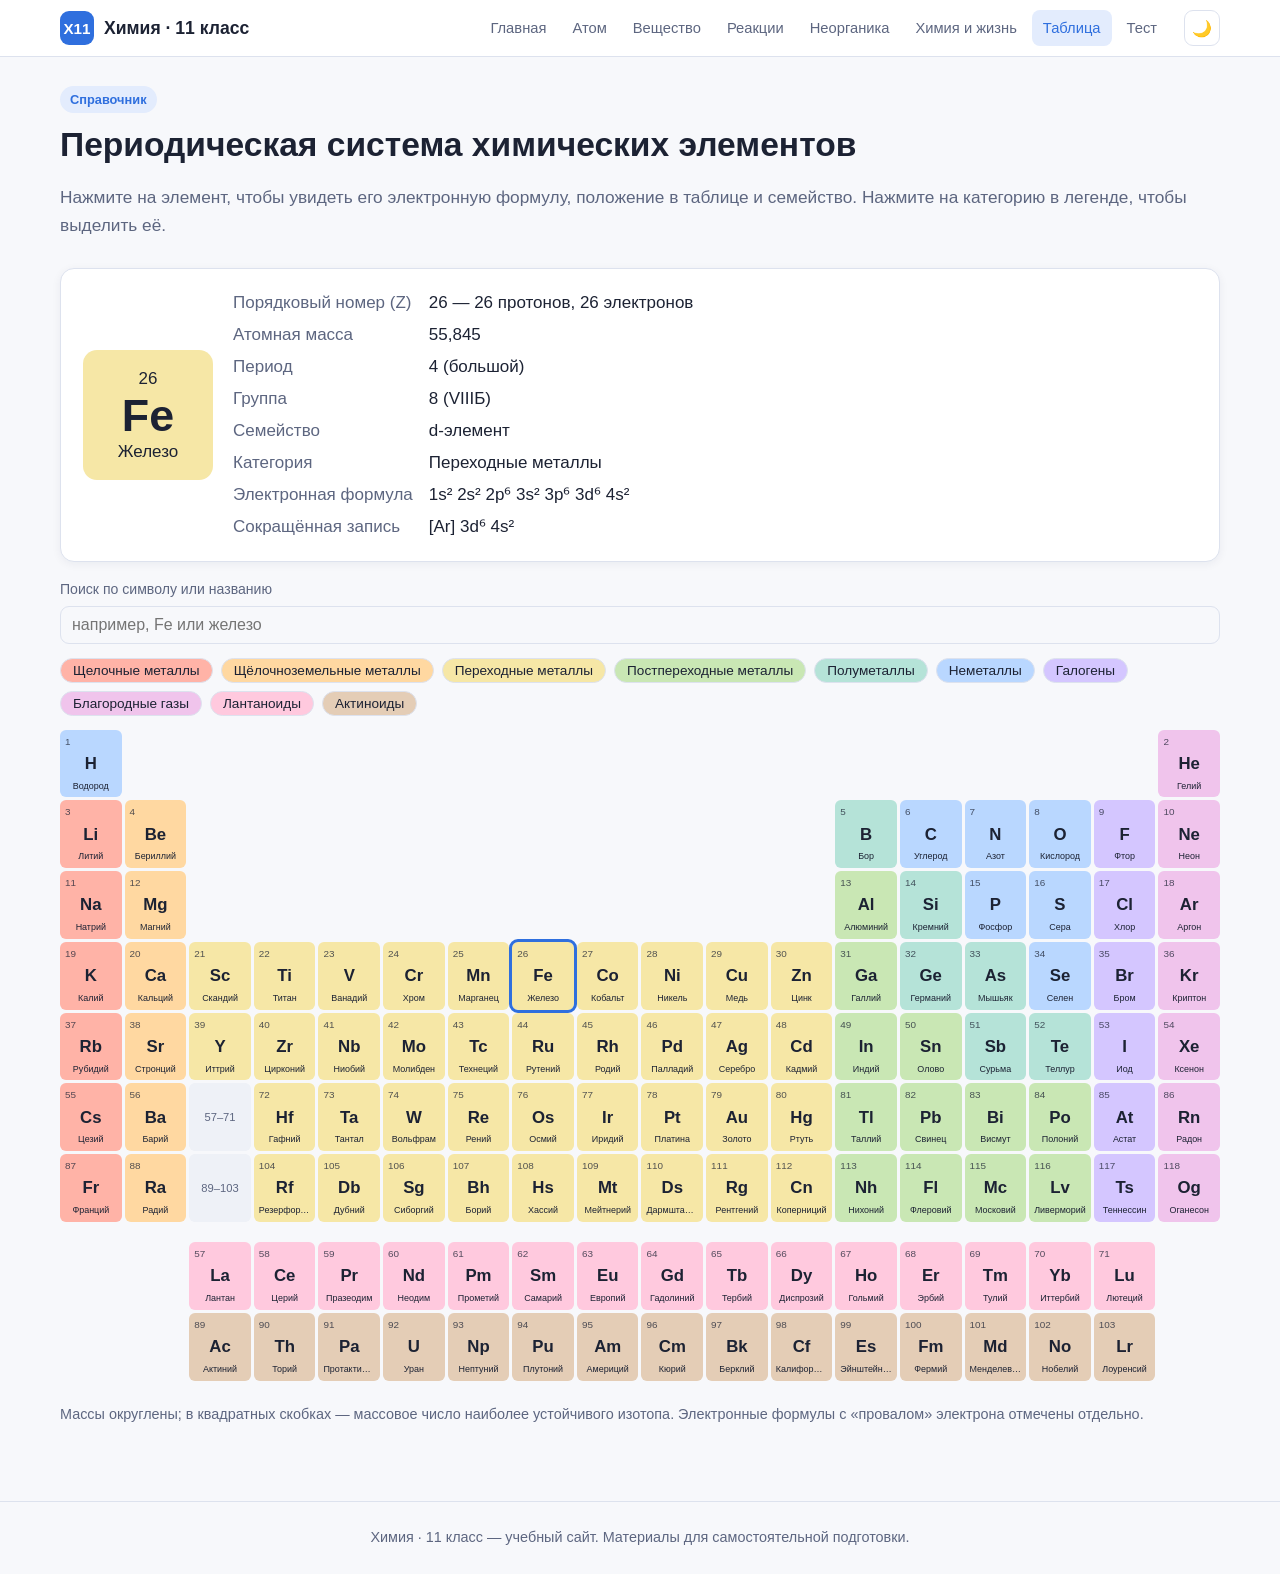
<file: table.html>
<!DOCTYPE html>
<html lang="ru">
<head>
  <meta charset="UTF-8">
  <meta name="viewport" content="width=device-width, initial-scale=1.0">
  <title>Интерактивная таблица Менделеева · Химия 11</title>
  <link rel="stylesheet" href="assets/style.css">
  <link rel="icon" href="data:image/svg+xml,<svg xmlns='http://www.w3.org/2000/svg' viewBox='0 0 100 100'><text y='.9em' font-size='90'>🧪</text></svg>">
  <script src="assets/main.js"></script>
</head>
<body data-page="table">
<header id="site-header"></header>

<main class="container" style="padding-top:28px;padding-bottom:60px">
  <span class="badge">Справочник</span>
  <h1>Периодическая система химических элементов</h1>
  <p class="lead">Нажмите на элемент, чтобы увидеть его электронную формулу, положение в таблице и семейство. Нажмите на категорию в легенде, чтобы выделить её.</p>

  <div class="card" id="info">
    <div class="el-info">
      <div class="el-big c-nonmetal" id="big"><div id="big-z">1</div><div class="sym" id="big-sym">H</div><div id="big-name">Водород</div></div>
      <dl id="details"></dl>
    </div>
  </div>

  <div class="calc" style="margin-bottom:6px">
    <label>Поиск по символу или названию <input type="text" id="search" placeholder="например, Fe или железо"></label>
  </div>
  <div class="legend" id="legend"></div>

  <div class="pt-wrap"><div class="pt" id="pt"></div></div>
  <p style="color:var(--muted);font-size:.9rem">Массы округлены; в квадратных скобках — массовое число наиболее устойчивого изотопа. Электронные формулы с «провалом» электрона отмечены отдельно.</p>
</main>

<footer id="site-footer"></footer>
<script>
(function () {
  const RAW = "H|Водород|1.008,He|Гелий|4.0026,Li|Литий|6.94,Be|Бериллий|9.0122,B|Бор|10.81,C|Углерод|12.011,N|Азот|14.007,O|Кислород|15.999,F|Фтор|18.998,Ne|Неон|20.180," +
    "Na|Натрий|22.990,Mg|Магний|24.305,Al|Алюминий|26.982,Si|Кремний|28.085,P|Фосфор|30.974,S|Сера|32.06,Cl|Хлор|35.45,Ar|Аргон|39.948," +
    "K|Калий|39.098,Ca|Кальций|40.078,Sc|Скандий|44.956,Ti|Титан|47.867,V|Ванадий|50.942,Cr|Хром|51.996,Mn|Марганец|54.938,Fe|Железо|55.845,Co|Кобальт|58.933,Ni|Никель|58.693,Cu|Медь|63.546,Zn|Цинк|65.38,Ga|Галлий|69.723,Ge|Германий|72.630,As|Мышьяк|74.922,Se|Селен|78.971,Br|Бром|79.904,Kr|Криптон|83.798," +
    "Rb|Рубидий|85.468,Sr|Стронций|87.62,Y|Иттрий|88.906,Zr|Цирконий|91.224,Nb|Ниобий|92.906,Mo|Молибден|95.95,Tc|Технеций|[98],Ru|Рутений|101.07,Rh|Родий|102.91,Pd|Палладий|106.42,Ag|Серебро|107.87,Cd|Кадмий|112.41,In|Индий|114.82,Sn|Олово|118.71,Sb|Сурьма|121.76,Te|Теллур|127.60,I|Иод|126.90,Xe|Ксенон|131.29," +
    "Cs|Цезий|132.91,Ba|Барий|137.33,La|Лантан|138.91,Ce|Церий|140.12,Pr|Празеодим|140.91,Nd|Неодим|144.24,Pm|Прометий|[145],Sm|Самарий|150.36,Eu|Европий|151.96,Gd|Гадолиний|157.25,Tb|Тербий|158.93,Dy|Диспрозий|162.50,Ho|Гольмий|164.93,Er|Эрбий|167.26,Tm|Тулий|168.93,Yb|Иттербий|173.05,Lu|Лютеций|174.97," +
    "Hf|Гафний|178.49,Ta|Тантал|180.95,W|Вольфрам|183.84,Re|Рений|186.21,Os|Осмий|190.23,Ir|Иридий|192.22,Pt|Платина|195.08,Au|Золото|196.97,Hg|Ртуть|200.59,Tl|Таллий|204.38,Pb|Свинец|207.2,Bi|Висмут|208.98,Po|Полоний|[209],At|Астат|[210],Rn|Радон|[222]," +
    "Fr|Франций|[223],Ra|Радий|[226],Ac|Актиний|[227],Th|Торий|232.04,Pa|Протактиний|231.04,U|Уран|238.03,Np|Нептуний|[237],Pu|Плутоний|[244],Am|Америций|[243],Cm|Кюрий|[247],Bk|Берклий|[247],Cf|Калифорний|[251],Es|Эйнштейний|[252],Fm|Фермий|[257],Md|Менделевий|[258],No|Нобелий|[259],Lr|Лоуренсий|[266]," +
    "Rf|Резерфордий|[267],Db|Дубний|[268],Sg|Сиборгий|[269],Bh|Борий|[270],Hs|Хассий|[269],Mt|Мейтнерий|[278],Ds|Дармштадтий|[281],Rg|Рентгений|[282],Cn|Коперниций|[285],Nh|Нихоний|[286],Fl|Флеровий|[289],Mc|Московий|[290],Lv|Ливерморий|[293],Ts|Теннессин|[294],Og|Оганесон|[294]";

  const CATS = {
    alkali: "Щелочные металлы", alkaline: "Щёлочноземельные металлы", transition: "Переходные металлы",
    post: "Постпереходные металлы", metalloid: "Полуметаллы", nonmetal: "Неметаллы",
    halogen: "Галогены", noble: "Благородные газы", lanthanide: "Лантаноиды", actinide: "Актиноиды"
  };
  const SETS = {
    alkali: [3, 11, 19, 37, 55, 87], alkaline: [4, 12, 20, 38, 56, 88],
    noble: [2, 10, 18, 36, 54, 86, 118], halogen: [9, 17, 35, 53, 85, 117],
    metalloid: [5, 14, 32, 33, 51, 52], nonmetal: [1, 6, 7, 8, 15, 16, 34],
    post: [13, 31, 49, 50, 81, 82, 83, 84, 113, 114, 115, 116]
  };
  function category(z) {
    if (z >= 57 && z <= 71) return "lanthanide";
    if (z >= 89 && z <= 103) return "actinide";
    for (const k in SETS) if (SETS[k].includes(z)) return k;
    return "transition";
  }
  // позиция: [строка, столбец]; строки 9 и 10 — лантаноиды и актиноиды
  function position(z) {
    if (z === 1) return [1, 1];
    if (z === 2) return [1, 18];
    const block = (start, p) => { const i = z - start; return [p, i < 2 ? i + 1 : i + 11]; };
    if (z <= 10) return block(3, 2);
    if (z <= 18) return block(11, 3);
    if (z <= 36) return [4, z - 18];
    if (z <= 54) return [5, z - 36];
    if (z <= 56) return [6, z - 54];
    if (z <= 71) return [9, z - 57 + 3];
    if (z <= 86) return [6, z - 68];
    if (z <= 88) return [7, z - 86];
    if (z <= 103) return [10, z - 89 + 3];
    return [7, z - 100];
  }
  function period(z) {
    const r = position(z)[0];
    return r === 9 ? 6 : r === 10 ? 7 : r;
  }
  function groupLabel(z) {
    const [r, c] = position(z);
    if (r >= 9) return "3 (IIIБ)";
    const roman = ["", "I", "II", "III", "IV", "V", "VI", "VII", "VIII"];
    let rus;
    if (c <= 2) rus = roman[c] + "А";
    else if (c >= 13) rus = roman[c - 10] + "А";
    else if (c <= 7) rus = roman[c] + "Б";
    else if (c <= 10) rus = "VIIIБ";
    else rus = roman[c - 10] + "Б";
    if (z === 2) rus = "VIIIА";
    return c + " (" + rus + ")";
  }

  // --- Электронная конфигурация ---
  const ORDER = ["1s","2s","2p","3s","3p","4s","3d","4p","5s","4d","5p","6s","4f","5d","6p","7s","5f","6d","7p"];
  const CAP = { s: 2, p: 6, d: 10, f: 14 };
  const EXC = {
    24: [["4s","3d",1]], 29: [["4s","3d",1]], 41: [["5s","4d",1]], 42: [["5s","4d",1]], 44: [["5s","4d",1]],
    45: [["5s","4d",1]], 46: [["5s","4d",2]], 47: [["5s","4d",1]], 57: [["4f","5d",1]], 58: [["4f","5d",1]],
    64: [["4f","5d",1]], 78: [["6s","5d",1]], 79: [["6s","5d",1]], 89: [["5f","6d",1]], 90: [["5f","6d",2]],
    91: [["5f","6d",1]], 92: [["5f","6d",1]], 93: [["5f","6d",1]], 96: [["5f","6d",1]]
  };
  const SUP = { "0":"⁰","1":"¹","2":"²","3":"³","4":"⁴","5":"⁵","6":"⁶","7":"⁷","8":"⁸","9":"⁹" };
  const sup = n => String(n).split("").map(d => SUP[d]).join("");
  const L = { s: 0, p: 1, d: 2, f: 3 };
  function configMap(z) {
    const m = {}; let left = z;
    for (const o of ORDER) { if (left <= 0) break; const k = Math.min(CAP[o[1]], left); m[o] = k; left -= k; }
    (EXC[z] || []).forEach(([from, to, k]) => { m[from] = (m[from] || 0) - k; m[to] = (m[to] || 0) + k; if (m[from] === 0) delete m[from]; });
    return m;
  }
  const sortKeys = m => Object.keys(m).sort((a, b) => (+a[0] - +b[0]) || (L[a[1]] - L[b[1]]));
  const fmtCfg = (m, keys) => keys.map(k => k + sup(m[k])).join(" ");
  const NOBLE = [[2,"He"],[10,"Ne"],[18,"Ar"],[36,"Kr"],[54,"Xe"],[86,"Rn"]];
  function config(z) {
    const m = configMap(z);
    const full = fmtCfg(m, sortKeys(m));
    let core = null;
    for (const [nz, s] of NOBLE) if (nz < z) core = [nz, s];
    if (!core) return { full, short: full };
    const cm = configMap(core[0]);
    const rest = {};
    for (const k in m) { const d = m[k] - (cm[k] || 0); if (d > 0) rest[k] = d; }
    return { full, short: "[" + core[1] + "] " + fmtCfg(rest, sortKeys(rest)) };
  }
  function block(z) {
    const c = category(z);
    if (c === "lanthanide" || c === "actinide") return "f";
    // по правилу Клечковского: последний заполняемый подуровень
    let left = z, last = "1s";
    for (const o of ORDER) { if (left <= 0) break; left -= CAP[o[1]]; last = o; }
    if (z === 2) return "s";
    return last[1];
  }

  // --- Данные ---
  const EL = RAW.split(",").map((s, i) => {
    const [sym, name, mass] = s.split("|");
    return { z: i + 1, sym, name, mass, cat: category(i + 1) };
  });

  // --- Отрисовка ---
  const pt = document.getElementById("pt");
  const cells = {};
  function place(node, r, c) {
    node.style.gridRow = r; node.style.gridColumn = c;
    pt.appendChild(node);
  }
  EL.forEach(e => {
    const d = document.createElement("div");
    d.className = "el c-" + e.cat;
    d.innerHTML = '<span class="z">' + e.z + '</span><span class="sym">' + e.sym + '</span><span class="nm">' + e.name + "</span>";
    d.title = e.name;
    d.onclick = () => select(e.z);
    const [r, c] = position(e.z);
    place(d, r, c);
    cells[e.z] = d;
  });
  [["57–71", 6], ["89–103", 7]].forEach(([t, r]) => {
    const d = document.createElement("div");
    d.className = "el placeholder c-" + (r === 6 ? "lanthanide" : "actinide");
    d.textContent = t; place(d, r, 3);
  });
  const gap = document.createElement("div"); gap.className = "pt-gap"; gap.style.gridRow = 8; pt.appendChild(gap);

  // --- Легенда ---
  const legend = document.getElementById("legend");
  let activeCat = null;
  Object.keys(CATS).forEach(k => {
    const b = document.createElement("button");
    b.className = "c-" + k; b.textContent = CATS[k]; b.dataset.cat = k;
    b.onclick = () => { activeCat = activeCat === k ? null : k; document.getElementById("search").value = ""; applyFilter(); };
    legend.appendChild(b);
  });
  function applyFilter(query) {
    const q = (query || "").trim().toLowerCase();
    EL.forEach(e => {
      let on = true;
      if (activeCat) on = e.cat === activeCat;
      if (q) on = e.sym.toLowerCase() === q || e.name.toLowerCase().includes(q) || String(e.z) === q;
      cells[e.z].classList.toggle("dim", !on);
    });
    legend.querySelectorAll("button").forEach(b => b.classList.toggle("off", !!activeCat && b.dataset.cat !== activeCat));
  }
  document.getElementById("search").addEventListener("input", ev => {
    activeCat = null; applyFilter(ev.target.value);
    const q = ev.target.value.trim().toLowerCase();
    const hit = EL.find(e => e.sym.toLowerCase() === q) || (q.length > 2 && EL.find(e => e.name.toLowerCase().startsWith(q)));
    if (hit) select(hit.z);
  });

  // --- Карточка элемента ---
  let selected = null;
  function select(z) {
    const e = EL[z - 1];
    if (selected) cells[selected].classList.remove("selected");
    cells[z].classList.add("selected"); selected = z;
    const big = document.getElementById("big");
    big.className = "el-big c-" + e.cat;
    document.getElementById("big-z").textContent = e.z;
    document.getElementById("big-sym").textContent = e.sym;
    document.getElementById("big-name").textContent = e.name;
    const cfg = config(z);
    const mass = e.mass.startsWith("[") ? e.mass : e.mass.replace(".", ",");
    const p = period(z);
    const rows = [
      ["Порядковый номер (Z)", z + " — " + z + " протонов, " + z + " электронов"],
      ["Атомная масса", mass],
      ["Период", p + (p <= 3 ? " (малый)" : " (большой)")],
      ["Группа", groupLabel(z)],
      ["Семейство", block(z) + "-элемент"],
      ["Категория", CATS[e.cat]],
      ["Электронная формула", cfg.full],
      ["Сокращённая запись", cfg.short + (EXC[z] ? " ⚠️ провал электрона" : "")]
    ];
    document.getElementById("details").innerHTML = rows.map(r => "<dt>" + r[0] + "</dt><dd>" + r[1] + "</dd>").join("");
  }
  legend.querySelectorAll("button").forEach(b => b.classList.remove("off"));
  select(26);
})();
</script>
</body>
</html>
</file>
<file: assets/style.css>
/* ===== Химия 11 — общий стиль ===== */
:root {
  --bg: #f7f8fb;
  --surface: #ffffff;
  --surface-2: #eef1f7;
  --text: #1c2233;
  --muted: #5d6680;
  --border: #dde2ee;
  --accent: #2f6fde;
  --accent-soft: #e3ecfd;
  --ok: #1f9d55;
  --ok-soft: #dcf5e7;
  --bad: #d64545;
  --bad-soft: #fbe2e2;
  --warn-soft: #fff3d6;
  --shadow: 0 2px 10px rgba(20, 30, 60, .06);
  --radius: 14px;
  --mono: "JetBrains Mono", "Consolas", "Courier New", monospace;
}
[data-theme="dark"] {
  --bg: #11141c;
  --surface: #181c27;
  --surface-2: #212736;
  --text: #e6e9f2;
  --muted: #9aa3bb;
  --border: #2c3344;
  --accent: #6b9cff;
  --accent-soft: #1f2c4a;
  --ok: #4cc58a;
  --ok-soft: #173426;
  --bad: #f07575;
  --bad-soft: #3b1d1d;
  --warn-soft: #3a3120;
  --shadow: 0 2px 10px rgba(0, 0, 0, .3);
}

* { box-sizing: border-box; }
html { scroll-behavior: smooth; }
body {
  margin: 0;
  font-family: -apple-system, "Segoe UI", Roboto, "Helvetica Neue", Arial, sans-serif;
  background: var(--bg);
  color: var(--text);
  line-height: 1.65;
  font-size: 17px;
}
a { color: var(--accent); }
img { max-width: 100%; }
sub, sup { font-size: .72em; line-height: 0; }

/* ===== Шапка ===== */
.topbar {
  position: sticky; top: 0; z-index: 50;
  background: color-mix(in srgb, var(--surface) 92%, transparent);
  backdrop-filter: blur(8px);
  border-bottom: 1px solid var(--border);
}
.topbar-inner {
  max-width: 1200px; margin: 0 auto; padding: 10px 20px;
  display: flex; align-items: center; gap: 16px;
}
.logo {
  display: flex; align-items: center; gap: 10px;
  font-weight: 700; font-size: 1.1rem; color: var(--text); text-decoration: none;
  white-space: nowrap;
}
.logo-mark {
  width: 34px; height: 34px; border-radius: 9px;
  background: var(--accent); color: #fff;
  display: grid; place-items: center; font-size: .95rem; font-weight: 800;
}
.nav { display: flex; gap: 4px; flex-wrap: wrap; margin-left: auto; }
.nav a {
  padding: 6px 11px; border-radius: 8px; text-decoration: none;
  color: var(--muted); font-size: .92rem; font-weight: 500;
}
.nav a:hover { background: var(--surface-2); color: var(--text); }
.nav a.active { background: var(--accent-soft); color: var(--accent); }
.icon-btn {
  border: 1px solid var(--border); background: var(--surface); color: var(--text);
  width: 36px; height: 36px; border-radius: 9px; cursor: pointer; font-size: 1rem;
  flex-shrink: 0;
}
.menu-btn { display: none; }

@media (max-width: 960px) {
  .menu-btn { display: block; margin-left: auto; }
  .nav {
    display: none; position: absolute; top: 100%; left: 0; right: 0;
    flex-direction: column; background: var(--surface);
    border-bottom: 1px solid var(--border); padding: 10px 16px;
  }
  .nav.open { display: flex; }
}

/* ===== Раскладка ===== */
.container { max-width: 1200px; margin: 0 auto; padding: 0 20px; }
.page { display: grid; grid-template-columns: 250px 1fr; gap: 36px; padding: 32px 20px 60px; max-width: 1200px; margin: 0 auto; }
.toc {
  position: sticky; top: 76px; align-self: start;
  max-height: calc(100vh - 96px); overflow: auto;
  font-size: .92rem;
}
.toc h4 { margin: 0 0 8px; text-transform: uppercase; letter-spacing: .06em; font-size: .75rem; color: var(--muted); }
.toc a { display: block; padding: 5px 10px; border-left: 2px solid var(--border); color: var(--muted); text-decoration: none; }
.toc a:hover { color: var(--text); }
.toc a.current { border-color: var(--accent); color: var(--accent); font-weight: 600; }
.content { min-width: 0; }
@media (max-width: 960px) {
  .page { grid-template-columns: 1fr; }
  .toc { position: static; max-height: none; background: var(--surface); border: 1px solid var(--border); border-radius: var(--radius); padding: 14px; }
}

/* ===== Типографика ===== */
h1 { font-size: 2.1rem; line-height: 1.2; margin: 0 0 10px; }
h2 { font-size: 1.55rem; margin: 48px 0 14px; padding-top: 8px; scroll-margin-top: 80px; }
h3 { font-size: 1.18rem; margin: 28px 0 10px; }
.lead { color: var(--muted); font-size: 1.08rem; margin-bottom: 28px; }
.badge {
  display: inline-block; padding: 3px 10px; border-radius: 99px;
  background: var(--accent-soft); color: var(--accent); font-size: .8rem; font-weight: 600;
  margin-bottom: 12px;
}

/* ===== Блоки ===== */
.card {
  background: var(--surface); border: 1px solid var(--border);
  border-radius: var(--radius); padding: 20px 22px; box-shadow: var(--shadow);
  margin: 16px 0;
}
.note, .tip, .warn {
  border-radius: 12px; padding: 14px 18px; margin: 16px 0; border-left: 4px solid;
}
.note { background: var(--accent-soft); border-color: var(--accent); }
.tip  { background: var(--ok-soft); border-color: var(--ok); }
.warn { background: var(--warn-soft); border-color: #e0a526; }
.note b:first-child, .tip b:first-child, .warn b:first-child { display: block; margin-bottom: 4px; }

.eq {
  font-family: var(--mono); background: var(--surface-2);
  border: 1px solid var(--border); border-radius: 10px;
  padding: 10px 14px; margin: 8px 0; overflow-x: auto; white-space: nowrap;
  font-size: .95rem;
}
.eq small { color: var(--muted); font-family: inherit; }
code { font-family: var(--mono); background: var(--surface-2); padding: 1px 6px; border-radius: 5px; font-size: .9em; }
.formula {
  text-align: center; font-size: 1.2rem; font-family: var(--mono);
  padding: 14px; background: var(--surface-2); border-radius: 10px; margin: 12px 0;
}

table { width: 100%; border-collapse: collapse; margin: 14px 0; font-size: .95rem; }
.table-wrap { overflow-x: auto; border: 1px solid var(--border); border-radius: 12px; margin: 14px 0; }
.table-wrap table { margin: 0; }
th, td { padding: 9px 12px; border-bottom: 1px solid var(--border); text-align: left; vertical-align: top; }
th { background: var(--surface-2); font-weight: 600; }
tr:last-child td { border-bottom: none; }

.grid-2 { display: grid; grid-template-columns: repeat(auto-fit, minmax(260px, 1fr)); gap: 16px; }

/* ===== Проверь себя ===== */
details.check {
  background: var(--surface); border: 1px solid var(--border); border-radius: 12px;
  padding: 0; margin: 10px 0; overflow: hidden;
}
details.check summary {
  cursor: pointer; padding: 12px 16px; font-weight: 600; list-style: none;
}
details.check summary::before { content: "❓ "; }
details.check[open] summary { border-bottom: 1px solid var(--border); background: var(--surface-2); }
details.check > div { padding: 12px 16px; }

/* ===== Главная ===== */
.hero { padding: 64px 20px 40px; text-align: center; max-width: 860px; margin: 0 auto; }
.hero h1 { font-size: 2.7rem; }
.hero p { color: var(--muted); font-size: 1.15rem; }
.hero-atoms { font-size: 2.4rem; letter-spacing: 10px; margin-bottom: 8px; }
.btn {
  display: inline-block; padding: 11px 20px; border-radius: 10px; font-weight: 600;
  text-decoration: none; border: 1px solid var(--accent); cursor: pointer; font-size: 1rem;
  background: var(--accent); color: #fff;
}
.btn.ghost { background: transparent; color: var(--accent); }
.btn-row { display: flex; gap: 12px; justify-content: center; flex-wrap: wrap; margin-top: 22px; }

.sections { display: grid; grid-template-columns: repeat(auto-fit, minmax(300px, 1fr)); gap: 18px; padding: 10px 0 40px; }
.section-card {
  display: block; text-decoration: none; color: var(--text);
  background: var(--surface); border: 1px solid var(--border); border-radius: var(--radius);
  padding: 22px; box-shadow: var(--shadow); transition: transform .15s, border-color .15s;
}
.section-card:hover { transform: translateY(-3px); border-color: var(--accent); }
.section-card .num { font-size: .8rem; color: var(--muted); font-weight: 700; letter-spacing: .08em; }
.section-card h3 { margin: 6px 0 10px; }
.section-card ul { margin: 0; padding-left: 18px; color: var(--muted); font-size: .93rem; }
.section-card .ico { font-size: 1.8rem; }

.footer { border-top: 1px solid var(--border); padding: 24px 20px; text-align: center; color: var(--muted); font-size: .9rem; }

/* ===== Калькуляторы ===== */
.calc { display: grid; grid-template-columns: repeat(auto-fit, minmax(160px, 1fr)); gap: 12px; align-items: end; }
.calc label { display: flex; flex-direction: column; font-size: .88rem; color: var(--muted); gap: 4px; }
.calc input, .calc select {
  padding: 9px 11px; border-radius: 9px; border: 1px solid var(--border);
  background: var(--bg); color: var(--text); font-size: 1rem;
}
.result {
  margin-top: 14px; padding: 12px 16px; border-radius: 10px;
  background: var(--accent-soft); font-weight: 600; min-height: 1em;
}

/* ===== Таблица Менделеева ===== */
.pt-wrap { overflow-x: auto; padding-bottom: 8px; }
.pt {
  display: grid; grid-template-columns: repeat(18, minmax(48px, 1fr));
  gap: 3px; min-width: 900px;
}
.el {
  aspect-ratio: 1 / 1.1; border-radius: 6px; padding: 3px 4px;
  font-size: .62rem; cursor: pointer; border: 1px solid transparent;
  display: flex; flex-direction: column; justify-content: space-between;
  color: #1c2233; transition: transform .1s;
}
.el:hover { transform: scale(1.12); z-index: 2; box-shadow: 0 4px 14px rgba(0,0,0,.25); }
.el .z { font-size: .62rem; opacity: .75; }
.el .sym { font-size: 1.05rem; font-weight: 800; text-align: center; line-height: 1; }
.el .nm { font-size: .56rem; text-align: center; white-space: nowrap; overflow: hidden; text-overflow: ellipsis; }
.el.dim { opacity: .18; }
.el.selected { outline: 3px solid var(--accent); }
.el.placeholder { background: var(--surface-2); color: var(--muted); cursor: default; justify-content: center; text-align: center; font-size: .7rem; }
.el.placeholder:hover { transform: none; box-shadow: none; }
.pt-gap { grid-column: 1 / -1; height: 14px; }

.c-alkali { background: #ffb3a7; }
.c-alkaline { background: #ffd8a1; }
.c-transition { background: #f6e7a6; }
.c-post { background: #c9e7b4; }
.c-metalloid { background: #b5e3d8; }
.c-nonmetal { background: #b9d7ff; }
.c-halogen { background: #d4c6ff; }
.c-noble { background: #f0c4ec; }
.c-lanthanide { background: #ffc9de; }
.c-actinide { background: #e4cdb6; }

.legend { display: flex; flex-wrap: wrap; gap: 8px; margin: 14px 0; }
.legend button {
  border: 1px solid var(--border); border-radius: 99px; padding: 4px 12px;
  cursor: pointer; font-size: .85rem; color: #1c2233;
}
.legend button.off { opacity: .35; }

.el-info { display: grid; grid-template-columns: 130px 1fr; gap: 20px; align-items: center; }
.el-big {
  border-radius: 14px; padding: 12px; text-align: center; color: #1c2233;
  aspect-ratio: 1; display: flex; flex-direction: column; justify-content: center;
}
.el-big .sym { font-size: 2.8rem; font-weight: 800; line-height: 1; }
.el-info dl { display: grid; grid-template-columns: max-content 1fr; gap: 4px 16px; margin: 0; }
.el-info dt { color: var(--muted); }
.el-info dd { margin: 0; font-weight: 500; }
@media (max-width: 600px) { .el-info { grid-template-columns: 1fr; } .el-big { max-width: 140px; } }

/* ===== Тест ===== */
.quiz-q { margin: 18px 0; }
.quiz-q .q-meta { font-size: .8rem; color: var(--muted); font-weight: 600; }
.quiz-q h3 { margin: 4px 0 12px; }
.opts { display: grid; gap: 8px; }
.opt {
  text-align: left; padding: 11px 14px; border-radius: 10px; cursor: pointer;
  border: 1px solid var(--border); background: var(--bg); color: var(--text); font-size: 1rem;
}
.opt:hover:not(:disabled) { border-color: var(--accent); }
.opt.correct { background: var(--ok-soft); border-color: var(--ok); }
.opt.wrong { background: var(--bad-soft); border-color: var(--bad); }
.opt:disabled { cursor: default; }
.explain { margin-top: 10px; font-size: .95rem; color: var(--muted); display: none; }
.explain.show { display: block; }
.quiz-bar { display: flex; gap: 10px; flex-wrap: wrap; align-items: center; margin: 16px 0; }
.quiz-bar select { padding: 8px 10px; border-radius: 9px; border: 1px solid var(--border); background: var(--surface); color: var(--text); font-size: .95rem; }
.score { font-size: 1.1rem; font-weight: 700; }
.progress { height: 8px; background: var(--surface-2); border-radius: 99px; overflow: hidden; margin: 8px 0 0; }
.progress > div { height: 100%; background: var(--accent); width: 0; transition: width .3s; }

/* ===== Карточки на страницах ===== */
.next-prev { display: flex; justify-content: space-between; gap: 12px; margin-top: 50px; flex-wrap: wrap; }
.next-prev a {
  flex: 1; min-width: 220px; padding: 14px 18px; border: 1px solid var(--border);
  border-radius: 12px; text-decoration: none; background: var(--surface); color: var(--text);
}
.next-prev a span { display: block; font-size: .8rem; color: var(--muted); }
.next-prev a.next { text-align: right; }

.to-top {
  position: fixed; right: 18px; bottom: 18px; width: 44px; height: 44px; border-radius: 50%;
  border: none; background: var(--accent); color: #fff; font-size: 1.2rem; cursor: pointer;
  box-shadow: var(--shadow); opacity: 0; pointer-events: none; transition: opacity .2s;
}
.to-top.show { opacity: 1; pointer-events: auto; }

@media print {
  .topbar, .toc, .to-top, .next-prev { display: none !important; }
  .page { display: block; }
  details.check { break-inside: avoid; }
}
</file>
